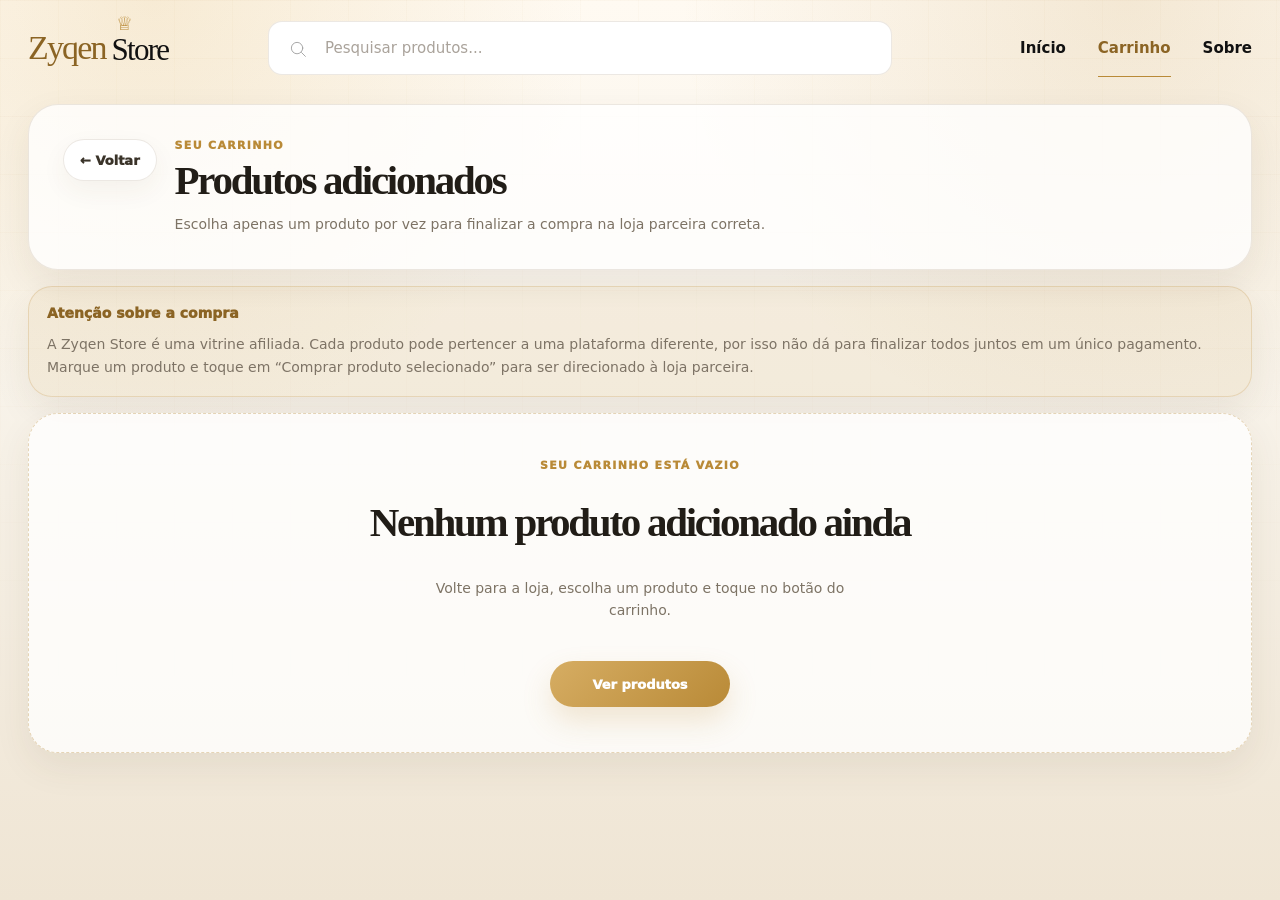
<file: carrinho.html>
<!DOCTYPE html>
<html lang="pt-br">
<head>
  <meta charset="UTF-8">

  <meta
    name="viewport"
    content="width=device-width, initial-scale=1.0, maximum-scale=1.0, minimum-scale=1.0, user-scalable=no, viewport-fit=cover"
  >

  <meta name="HandheldFriendly" content="true">
  <meta name="MobileOptimized" content="width">
  <meta name="format-detection" content="telephone=no">

  <title>Carrinho - Zyqen Store</title>

  <meta name="description" content="Veja os produtos adicionados ao carrinho na Zyqen Store.">
  <meta name="application-name" content="Zyqen Store">
  <meta name="theme-color" content="#ffffff">
  <meta name="background-color" content="#ffffff">

  <meta name="mobile-web-app-capable" content="yes">
  <meta name="apple-mobile-web-app-capable" content="yes">
  <meta name="apple-mobile-web-app-title" content="Zyqen Store">
  <meta name="apple-mobile-web-app-status-bar-style" content="default">

  <link rel="manifest" href="/zyqen-store/manifest.json?v=20">
  <link rel="apple-touch-icon" sizes="180x180" href="/zyqen-store/imagens/icons/icon12.png">
  <link rel="icon" type="image/png" sizes="192x192" href="/zyqen-store/imagens/icons/icon11.png">
  <link rel="icon" type="image/png" sizes="512x512" href="/zyqen-store/imagens/icons/icon12.png">
  <link rel="icon" href="imagens/logo/favicon.png">

  <link rel="stylesheet" href="style.css?v=79">
</head>

<body>
  <div class="site-wrapper-fixo carrinho-page-wrapper">

    <header class="zq-header carrinho-page-header">
      <a href="index.html" class="zq-logo-text" aria-label="Voltar para início">
        <span class="zq-logo-crown">♕</span>
        <span class="zq-logo-main">Zyqen</span>
        <span class="zq-logo-store">Store</span>
      </a>

      <div class="zq-search-box carrinho-page-search">
        <svg xmlns="http://www.w3.org/2000/svg" fill="none" viewBox="0 0 24 24" stroke="currentColor">
          <path stroke-linecap="round" stroke-linejoin="round" d="m21 21-4.35-4.35m1.35-5.15a6.5 6.5 0 1 1-13 0 6.5 6.5 0 0 1 13 0Z"/>
        </svg>

        <input id="carrinho-busca" type="text" placeholder="Pesquisar produtos...">
      </div>

      <nav class="zq-nav carrinho-page-nav">
        <a href="index.html">Início</a>
        <a href="carrinho.html" class="active">Carrinho</a>
        <a href="sobre.html">Sobre</a>
      </nav>
    </header>

    <main class="carrinho-page-main">

      <section class="carrinho-page-topo">
        <button type="button" id="carrinho-voltar" class="carrinho-page-voltar">
          ← Voltar
        </button>

        <div>
          <span>Seu carrinho</span>
          <h1>Produtos adicionados</h1>
          <p>
            Escolha apenas um produto por vez para finalizar a compra na loja parceira correta.
          </p>
        </div>
      </section>

      <section class="carrinho-aviso-afiliado">
        <strong>Atenção sobre a compra</strong>
        <p>
          A Zyqen Store é uma vitrine afiliada. Cada produto pode pertencer a uma plataforma diferente,
          por isso não dá para finalizar todos juntos em um único pagamento. Marque um produto e toque em
          “Comprar produto selecionado” para ser direcionado à loja parceira.
        </p>
      </section>

      <section id="carrinho-vazio" class="carrinho-vazio" hidden>
        <span>Seu carrinho está vazio</span>
        <h2>Nenhum produto adicionado ainda</h2>
        <p>Volte para a loja, escolha um produto e toque no botão do carrinho.</p>
        <a href="index.html">Ver produtos</a>
      </section>

      <section id="carrinho-conteudo" class="carrinho-conteudo" hidden>

        <div class="carrinho-lista-box">
          <div class="carrinho-lista-head">
            <div>
              <span>Lista</span>
              <h2>Itens do carrinho</h2>
            </div>

            <button type="button" id="carrinho-limpar">
              Limpar carrinho
            </button>
          </div>

          <div id="carrinho-lista" class="carrinho-lista"></div>
        </div>

        <aside class="carrinho-resumo">
          <span>Resumo</span>

          <h2 id="carrinho-total-itens">0 itens</h2>

          <div class="carrinho-resumo-linha">
            <small>Total calculável do carrinho</small>
            <strong id="carrinho-total-geral">R$ 0,00</strong>
          </div>

          <div class="carrinho-resumo-linha carrinho-resumo-destaque">
            <small>Produto selecionado</small>
            <strong id="carrinho-total-selecionado">Selecione um produto</strong>
          </div>

          <p>
            O valor final, frete, cupom e pagamento são confirmados diretamente na plataforma parceira.
          </p>

          <button type="button" id="carrinho-comprar-selecionado">
            Comprar produto selecionado
          </button>

          <a href="index.html" class="carrinho-continuar">
            Continuar comprando
          </a>
        </aside>

      </section>

    </main>
  </div>

<script id="zyqen-bloquear-zoom-carrinho">
  (() => {
    let ultimoToque = 0;

    function bloquearZoomTeclado(event) {
      const tecla = String(event.key || "").toLowerCase();

      const atalhoZoom =
        (event.ctrlKey || event.metaKey) &&
        (
          tecla === "+" ||
          tecla === "-" ||
          tecla === "=" ||
          tecla === "0" ||
          tecla === "_" ||
          tecla === "add" ||
          tecla === "subtract"
        );

      if (atalhoZoom) {
        event.preventDefault();
        event.stopPropagation();
      }
    }

    function bloquearZoomMouse(event) {
      if (event.ctrlKey || event.metaKey) {
        event.preventDefault();
        event.stopPropagation();
      }
    }

    function bloquearPinchMobile(event) {
      if (event.touches && event.touches.length > 1) {
        event.preventDefault();
        event.stopPropagation();
      }
    }

    function bloquearDoubleTap(event) {
      const agora = Date.now();

      if (agora - ultimoToque <= 320) {
        event.preventDefault();
        event.stopPropagation();
      }

      ultimoToque = agora;
    }

    function bloquearGestureIOS(event) {
      event.preventDefault();
      event.stopPropagation();
    }

    document.addEventListener("keydown", bloquearZoomTeclado, {
      capture: true
    });

    window.addEventListener("wheel", bloquearZoomMouse, {
      passive: false,
      capture: true
    });

    document.addEventListener("touchmove", bloquearPinchMobile, {
      passive: false,
      capture: true
    });

    document.addEventListener("touchend", bloquearDoubleTap, {
      passive: false,
      capture: true
    });

    document.addEventListener("dblclick", bloquearGestureIOS, {
      passive: false,
      capture: true
    });

    document.addEventListener("gesturestart", bloquearGestureIOS, {
      passive: false
    });

    document.addEventListener("gesturechange", bloquearGestureIOS, {
      passive: false
    });

    document.addEventListener("gestureend", bloquearGestureIOS, {
      passive: false
    });
  })();
</script>

<script src="carrinho.js?v=1"></script>

</body>
</html>
</file>
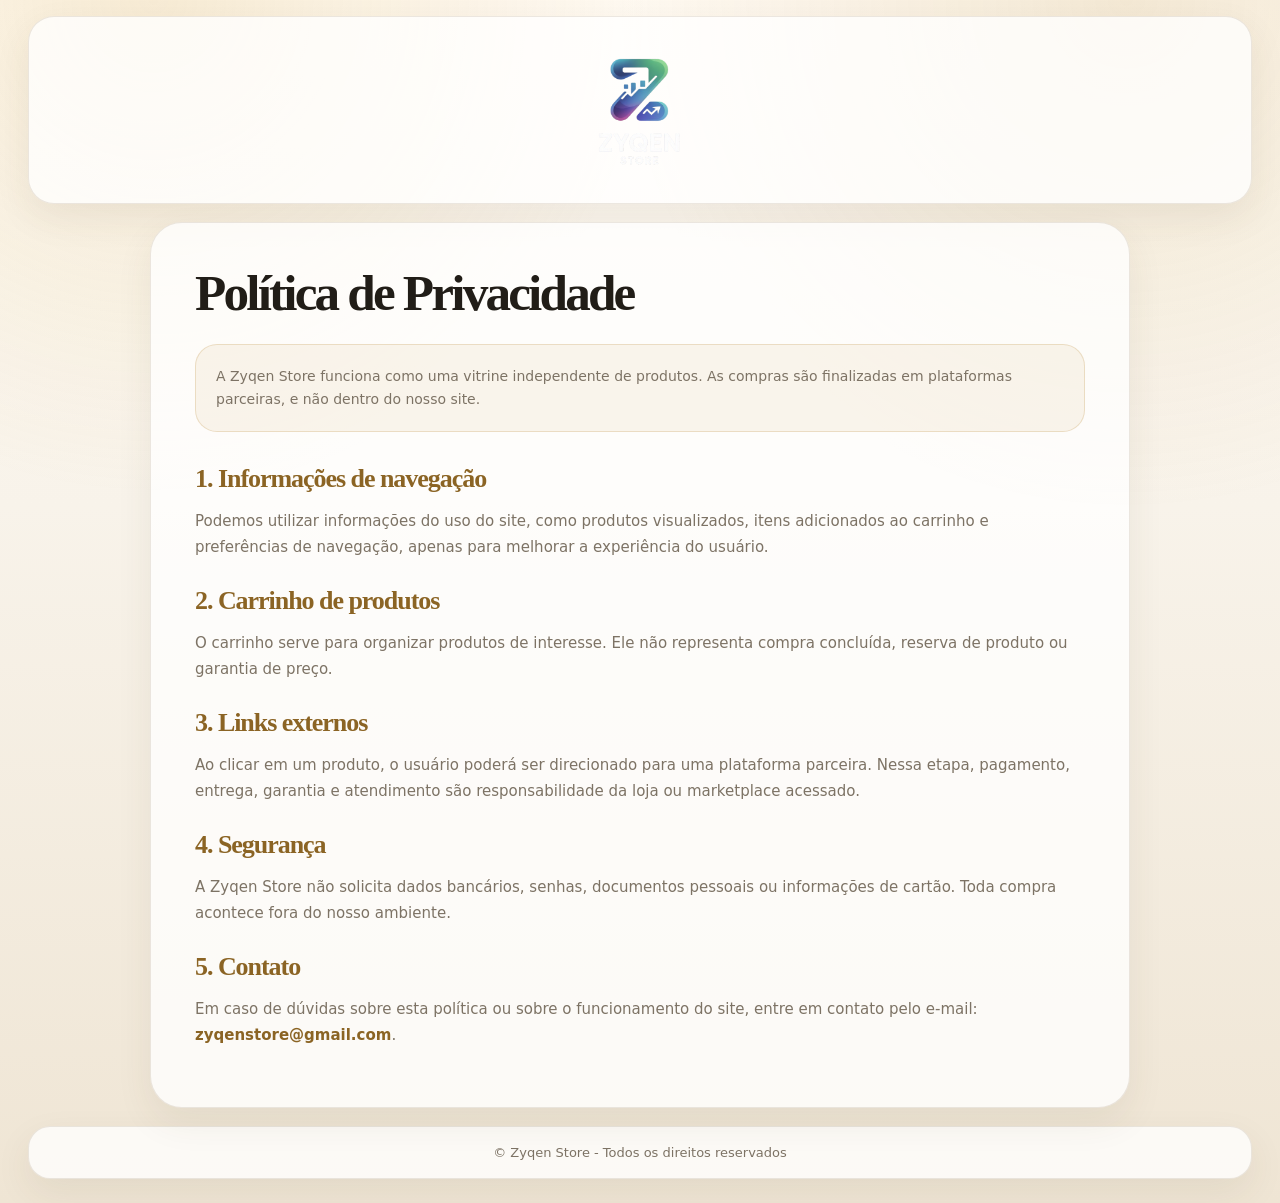
<file: politica.html>
<!DOCTYPE html>
<html lang="pt-br">
<head>
  <meta charset="UTF-8">

  <meta name="viewport" content="width=device-width, initial-scale=1.0">

  <title>Política de Privacidade - Zyqen Store</title>

  <meta
    name="description"
    content="Política de Privacidade da Zyqen Store. Entenda como funciona a navegação, o carrinho e os redirecionamentos para plataformas parceiras."
  >

  <link rel="icon" href="imagens/logo/favicon.png">
  <link rel="stylesheet" href="style.css">

  <style>
    .pagina-subtitulo {
      max-width: 780px;
      margin: -4px 0 28px;
      color: var(--muted, #7d7365);
      font-size: 16px;
      line-height: 1.7;
      font-weight: 500;
    }

    .politica-aviso {
      margin: 26px 0 32px;
      padding: 20px;
      border-radius: 22px;
      border: 1px solid rgba(185, 138, 55, 0.22);
      background: rgba(185, 138, 55, 0.08);
    }

    .politica-aviso strong {
      display: block;
      margin-bottom: 7px;
      color: var(--gold3, #8b6424);
      font-size: 13px;
      font-weight: 950;
      letter-spacing: 0.06em;
      text-transform: uppercase;
    }

    .politica-aviso p {
      margin: 0;
      color: var(--muted, #7d7365);
      font-size: 14px;
      line-height: 1.65;
    }

    .pagina-texto a {
      color: var(--gold3, #8b6424);
      font-weight: 900;
      text-decoration: none;
    }

    .pagina-texto a:hover {
      text-decoration: underline;
    }

    @media (max-width: 680px) {
      .pagina-subtitulo {
        font-size: 14px;
        line-height: 1.6;
      }

      .politica-aviso {
        padding: 16px;
        border-radius: 18px;
      }

      .politica-aviso p {
        font-size: 13px;
      }
    }
  </style>
</head>

<body>

<header>
  <div class="logo-area">
    <a href="index.html" aria-label="Voltar para a Zyqen Store">
      <img src="imagens/logo/logo.png" alt="Zyqen Store">
    </a>
  </div>
</header>

<section class="pagina-texto">
  <h1>Política de Privacidade</h1>

  <div class="politica-aviso">
    <p>
      A Zyqen Store funciona como uma vitrine independente de produtos. As compras são finalizadas em plataformas parceiras, e não dentro do nosso site.
    </p>
  </div>

  <h2>1. Informações de navegação</h2>
  <p>
    Podemos utilizar informações do uso do site, como produtos visualizados, itens adicionados ao carrinho e preferências de navegação, apenas para melhorar a experiência do usuário.
  </p>

  <h2>2. Carrinho de produtos</h2>
  <p>
    O carrinho serve para organizar produtos de interesse. Ele não representa compra concluída, reserva de produto ou garantia de preço.
  </p>

  <h2>3. Links externos</h2>
  <p>
    Ao clicar em um produto, o usuário poderá ser direcionado para uma plataforma parceira. Nessa etapa, pagamento, entrega, garantia e atendimento são responsabilidade da loja ou marketplace acessado.
  </p>

  <h2>4. Segurança</h2>
  <p>
    A Zyqen Store não solicita dados bancários, senhas, documentos pessoais ou informações de cartão. Toda compra acontece fora do nosso ambiente.
  </p>

  <h2>5. Contato</h2>
  <p>
    Em caso de dúvidas sobre esta política ou sobre o funcionamento do site, entre em contato pelo e-mail:
    <a href="mailto:zyqenstore@gmail.com">zyqenstore@gmail.com</a>.
  </p>
</section>

<footer class="footer-melhorado">
  <div class="footer-box">
    <p>© Zyqen Store - Todos os direitos reservados</p>
  </div>
</footer>

</body>
</html>
</file>
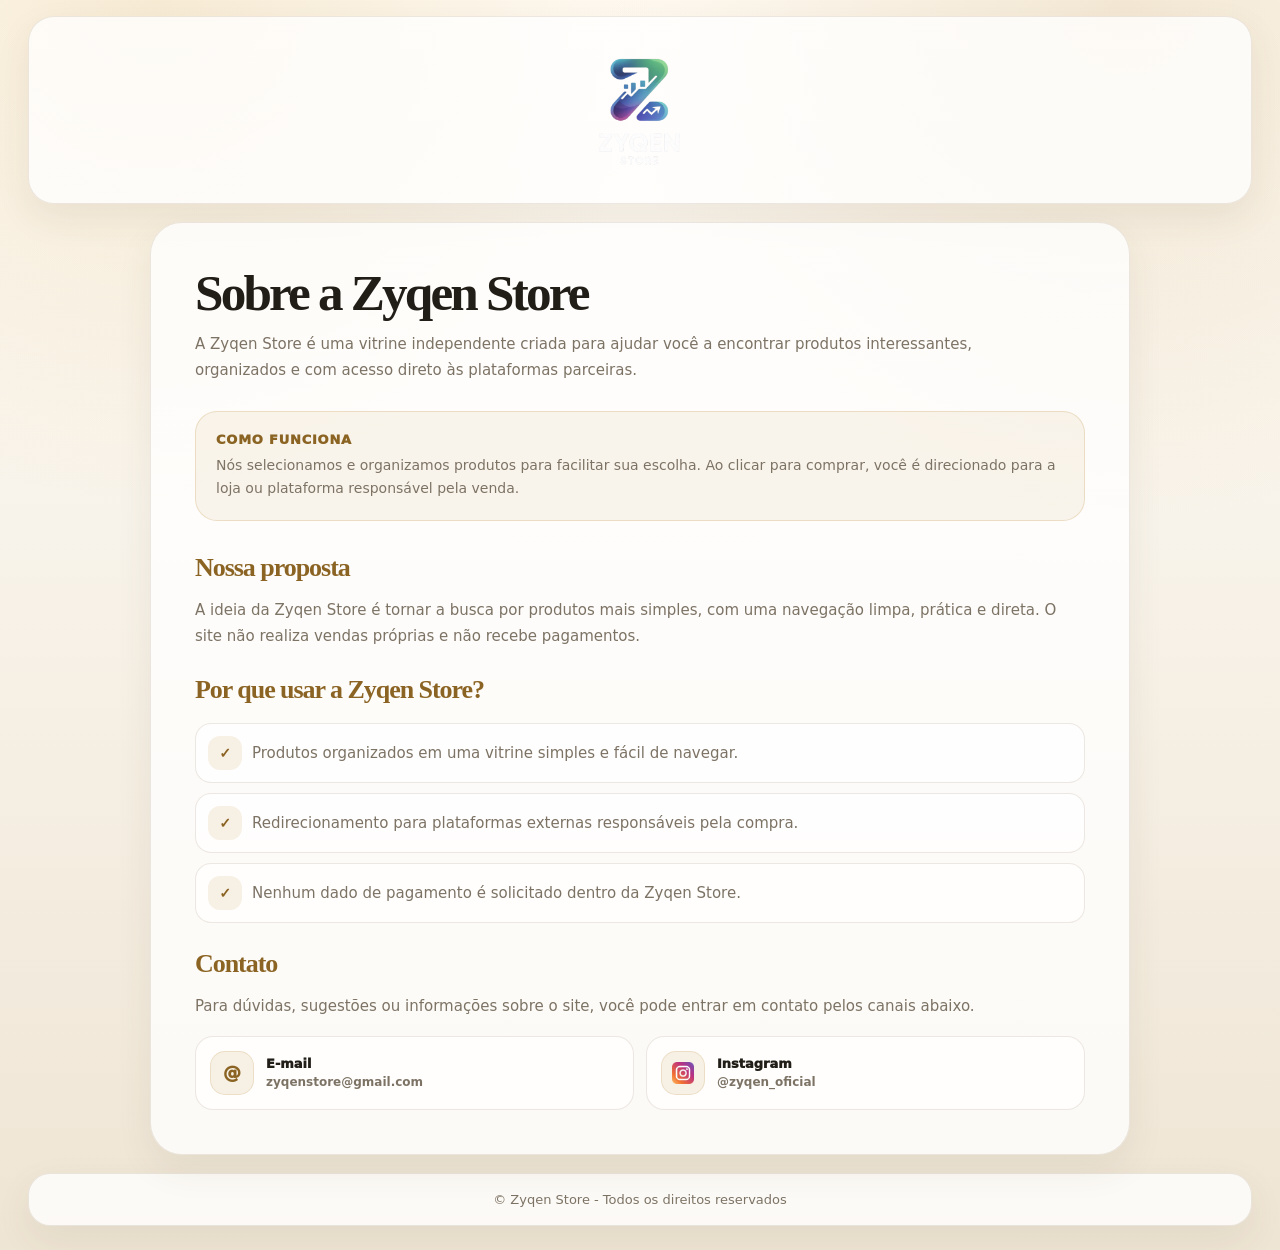
<file: sobre.html>
<!DOCTYPE html>
<html lang="pt-br">
<head>
  <meta charset="UTF-8">

  <meta
    name="viewport"
    content="width=device-width, initial-scale=1.0, maximum-scale=1.0, minimum-scale=1.0, user-scalable=no, viewport-fit=cover"
  >

  <title>Sobre - Zyqen Store</title>

  <meta
    name="description"
    content="Conheça a Zyqen Store, uma vitrine independente de produtos selecionados com redirecionamento para plataformas parceiras."
  >

  <link rel="icon" href="imagens/logo/favicon.png">
  <link rel="stylesheet" href="style.css">

  <style>
    html,
    body {
      width: 100%;
      max-width: 100%;
      min-width: 0;
      overflow-x: hidden;
      touch-action: manipulation;
      -webkit-text-size-adjust: 100%;
      text-size-adjust: 100%;
      overscroll-behavior-x: none;
    }

    *,
    *::before,
    *::after {
      box-sizing: border-box;
      -webkit-tap-highlight-color: transparent;
    }

    img,
    video,
    iframe {
      max-width: 100%;
    }

    .sobre-subtitulo {
      max-width: 780px;
      margin: -4px 0 28px;
      color: var(--muted, #7d7365);
      font-size: 16px;
      line-height: 1.7;
      font-weight: 500;
    }

    .sobre-aviso {
      margin: 26px 0 32px;
      padding: 20px;
      border-radius: 22px;
      border: 1px solid rgba(185, 138, 55, 0.22);
      background: rgba(185, 138, 55, 0.08);
    }

    .sobre-aviso strong {
      display: block;
      margin-bottom: 7px;
      color: var(--gold3, #8b6424);
      font-size: 13px;
      font-weight: 950;
      letter-spacing: 0.06em;
      text-transform: uppercase;
    }

    .sobre-aviso p {
      margin: 0;
      color: var(--muted, #7d7365);
      font-size: 14px;
      line-height: 1.65;
    }

    .sobre-lista {
      margin: 18px 0 0;
      padding: 0;
      list-style: none;
      display: grid;
      gap: 10px;
    }

    .sobre-lista li {
      display: grid;
      grid-template-columns: 34px 1fr;
      gap: 10px;
      align-items: center;
      margin: 0;
      padding: 12px;
      border-radius: 16px;
      border: 1px solid rgba(126, 103, 68, 0.15);
      background: rgba(255, 255, 255, 0.72);
      color: var(--muted, #7d7365);
      font-size: 14px;
      line-height: 1.45;
    }

    .sobre-lista span {
      width: 34px;
      height: 34px;
      display: grid;
      place-items: center;
      border-radius: 12px;
      background: rgba(185, 138, 55, 0.12);
      color: var(--gold3, #8b6424);
      font-weight: 950;
    }

    .sobre-lista p {
      margin: 0;
    }

    .sobre-contato-grid {
      margin-top: 16px;
      display: grid;
      grid-template-columns: repeat(2, minmax(0, 1fr));
      gap: 12px;
    }

    .sobre-contato-card {
      min-height: 74px;
      display: grid;
      grid-template-columns: 44px 1fr;
      align-items: center;
      gap: 12px;
      padding: 14px;
      border-radius: 18px;
      border: 1px solid rgba(126, 103, 68, 0.15);
      background: rgba(255, 255, 255, 0.76);
      color: var(--text, #211d17);
      text-decoration: none;
      transition: 0.18s ease;
    }

    .sobre-contato-card:hover {
      transform: translateY(-1px);
      border-color: rgba(185, 138, 55, 0.32);
      background: #ffffff;
    }

    .sobre-contato-icone {
      width: 44px;
      height: 44px;
      display: grid;
      place-items: center;
      border-radius: 15px;
      background: rgba(185, 138, 55, 0.12);
      border: 1px solid rgba(185, 138, 55, 0.18);
      color: var(--gold3, #8b6424);
      font-size: 18px;
      font-weight: 950;
    }

    .sobre-contato-icone img {
      width: 22px;
      height: 22px;
      object-fit: contain;
      display: block;
    }

    .sobre-contato-card strong {
      display: block;
      color: var(--text, #211d17);
      font-size: 13px;
      font-weight: 950;
    }

    .sobre-contato-card small {
      display: block;
      margin-top: 3px;
      color: var(--muted, #7d7365);
      font-size: 12px;
      line-height: 1.35;
      font-weight: 750;
      word-break: break-word;
    }

    @media (max-width: 680px) {
      .sobre-subtitulo {
        font-size: 14px;
        line-height: 1.6;
      }

      .sobre-aviso {
        padding: 16px;
        border-radius: 18px;
      }

      .sobre-aviso p {
        font-size: 13px;
      }

      .sobre-contato-grid {
        grid-template-columns: 1fr;
      }

      .sobre-lista li {
        font-size: 13px;
      }
    }
  </style>
</head>

<body>

<header>
  <div class="logo-area">
    <a href="index.html" aria-label="Voltar para a Zyqen Store">
      <img src="imagens/logo/logo.png" alt="Zyqen Store">
    </a>
  </div>
</header>

<section class="pagina-texto">
  <h1>Sobre a Zyqen Store</h1>

  <p class="sobre-subtitulo">
    A Zyqen Store é uma vitrine independente criada para ajudar você a encontrar produtos interessantes, organizados e com acesso direto às plataformas parceiras.
  </p>

  <div class="sobre-aviso">
    <strong>Como funciona</strong>
    <p>
      Nós selecionamos e organizamos produtos para facilitar sua escolha. Ao clicar para comprar, você é direcionado para a loja ou plataforma responsável pela venda.
    </p>
  </div>

  <h2>Nossa proposta</h2>
  <p>
    A ideia da Zyqen Store é tornar a busca por produtos mais simples, com uma navegação limpa, prática e direta. O site não realiza vendas próprias e não recebe pagamentos.
  </p>

  <h2>Por que usar a Zyqen Store?</h2>

  <ul class="sobre-lista">
    <li>
      <span>✓</span>
      <p>Produtos organizados em uma vitrine simples e fácil de navegar.</p>
    </li>

    <li>
      <span>✓</span>
      <p>Redirecionamento para plataformas externas responsáveis pela compra.</p>
    </li>

    <li>
      <span>✓</span>
      <p>Nenhum dado de pagamento é solicitado dentro da Zyqen Store.</p>
    </li>
  </ul>

  <h2>Contato</h2>
  <p>
    Para dúvidas, sugestões ou informações sobre o site, você pode entrar em contato pelos canais abaixo.
  </p>

  <div class="sobre-contato-grid">
    <a class="sobre-contato-card" href="mailto:zyqenstore@gmail.com">
      <span class="sobre-contato-icone">@</span>

      <span>
        <strong>E-mail</strong>
        <small>zyqenstore@gmail.com</small>
      </span>
    </a>

    <a class="sobre-contato-card" href="https://www.instagram.com/zyqen_oficial/" target="_blank" rel="noopener">
      <span class="sobre-contato-icone">
        <img src="imagens/redes/instagram.jpg" alt="Instagram">
      </span>

      <span>
        <strong>Instagram</strong>
        <small>@zyqen_oficial</small>
      </span>
    </a>
  </div>
</section>

<footer class="footer-melhorado">
  <div class="footer-box">
    <p>© Zyqen Store - Todos os direitos reservados</p>
  </div>
</footer>

<script>
  function bloquearZoomPagina() {
    const html = document.documentElement;
    const body = document.body;

    html.style.width = "100%";
    html.style.maxWidth = "100%";
    html.style.overflowX = "hidden";
    html.style.touchAction = "manipulation";

    body.style.width = "100%";
    body.style.maxWidth = "100%";
    body.style.overflowX = "hidden";
    body.style.touchAction = "manipulation";

    const impedir = event => {
      event.preventDefault();
    };

    document.addEventListener("gesturestart", impedir, { passive: false });
    document.addEventListener("gesturechange", impedir, { passive: false });
    document.addEventListener("gestureend", impedir, { passive: false });

    document.addEventListener(
      "touchmove",
      event => {
        if (event.touches && event.touches.length > 1) {
          event.preventDefault();
        }
      },
      { passive: false }
    );

    let ultimoToque = 0;

    document.addEventListener(
      "touchend",
      event => {
        const agora = Date.now();

        if (agora - ultimoToque <= 320) {
          event.preventDefault();
        }

        ultimoToque = agora;
      },
      { passive: false }
    );

    document.addEventListener(
      "wheel",
      event => {
        if (event.ctrlKey || event.metaKey) {
          event.preventDefault();
        }
      },
      { passive: false }
    );

    document.addEventListener(
      "keydown",
      event => {
        const tecla = String(event.key || "").toLowerCase();

        const tentandoZoom =
          (event.ctrlKey || event.metaKey) &&
          (
            tecla === "+" ||
            tecla === "-" ||
            tecla === "=" ||
            tecla === "0" ||
            tecla === "add" ||
            tecla === "subtract"
          );

        if (tentandoZoom) {
          event.preventDefault();
          event.stopPropagation();
        }
      },
      { passive: false }
    );

    document.addEventListener(
      "dblclick",
      event => {
        event.preventDefault();
      },
      { passive: false }
    );
  }

  bloquearZoomPagina();
</script>

</body>
</html>
</file>
<file: style.css>
*,
*::before,
*::after {
  box-sizing: border-box;
  -webkit-tap-highlight-color: transparent;
}

:root {
  --bg: #f8f3ea;
  --bg2: #fffaf2;
  --bg3: #efe5d4;

  --card: #ffffff;
  --card2: rgba(255, 255, 255, 0.82);
  --card3: #fbf6ed;

  --text: #211d17;
  --text2: #3a3329;
  --muted: #7d7365;
  --muted2: #9c907f;

  --line: rgba(126, 103, 68, 0.15);
  --line2: rgba(185, 138, 55, 0.26);

  --gold: #b98a37;
  --gold2: #d6ad63;
  --gold3: #8b6424;
  --gold-soft: rgba(185, 138, 55, 0.12);

  --green: #2f8f55;
  --green2: #237345;
  --green-soft: rgba(47, 143, 85, 0.12);

  --red: #c8463a;
  --red-soft: rgba(200, 70, 58, 0.11);

  --blue: #4267b2;
  --blue-soft: rgba(66, 103, 178, 0.11);

  --site-max: 1560px;
  --site-padding: clamp(12px, 2.2vw, 34px);

  --radius-sm: 12px;
  --radius: 18px;
  --radius-lg: 28px;

  --shadow: 0 26px 80px rgba(82, 61, 32, 0.12);
  --shadow-soft: 0 14px 36px rgba(82, 61, 32, 0.08);

  --font-title: Georgia, "Times New Roman", serif;
  --font: Inter, ui-sans-serif, system-ui, -apple-system, BlinkMacSystemFont, "Segoe UI", Arial, sans-serif;
}


html,
body {
  width: 100%;
  min-width: 320px;
  max-width: 100%;
  margin: 0;
  padding: 0;
  overflow-x: hidden !important;
  background: var(--bg);
  color: var(--text);
  font-family: var(--font);
  -webkit-text-size-adjust: 100%;
  text-size-adjust: 100%;
  overscroll-behavior-x: none;
}

body {
  min-height: 100dvh;
  background:
    radial-gradient(circle at 12% 0%, rgba(216, 175, 94, 0.20), transparent 30%),
    radial-gradient(circle at 88% 0%, rgba(185, 138, 55, 0.16), transparent 31%),
    linear-gradient(180deg, #fffaf2 0%, #f8f3ea 42%, #efe5d4 100%);
}

body.popup-aberto {
  overflow: hidden !important;
  height: 100dvh !important;
}

img,
video,
iframe,
canvas,
svg {
  max-width: 100%;
}

img {
  display: block;
}

a {
  color: inherit;
  text-decoration: none;
}

button,
input,
textarea,
select {
  font: inherit;
}

button,
a,
input,
select,
textarea {
  touch-action: manipulation;
}

button {
  cursor: pointer;
}

button:disabled {
  opacity: 0.45;
  cursor: not-allowed;
}

.site-wrapper-fixo {
  width: 100%;
  max-width: 100%;
  min-height: 100dvh;
  overflow-x: hidden;
  position: relative;
  padding-bottom: 24px;
}

.site-wrapper-fixo::before {
  content: "";
  position: fixed;
  inset: 0;
  pointer-events: none;
  background:
    linear-gradient(rgba(185, 138, 55, 0.035) 1px, transparent 1px),
    linear-gradient(90deg, rgba(185, 138, 55, 0.025) 1px, transparent 1px);
  background-size: 58px 58px;
  mask-image: linear-gradient(to bottom, black, transparent 82%);
  z-index: 0;
}

.zq-header,
.zq-hero-area,
.zq-category-bar,
.categorias-container,
main#produtos,
.zq-top-categories,
.zq-hero-section,
.zq-category-section,
.zq-trust-row,
.zq-main-layout,
.zq-bottom-strip,
.zq-footer,
.pagina-texto {
  width: min(var(--site-max), calc(100% - var(--site-padding) * 2));
  margin-left: auto;
  margin-right: auto;
  position: relative;
  z-index: 1;
}


.zq-header {
  min-height: 96px;
  display: grid;
  grid-template-columns: 250px minmax(360px, 1fr) 390px;
  align-items: center;
  gap: 28px;
}

.zq-logo-text {
  display: inline-flex;
  align-items: flex-end;
  gap: 6px;
  width: max-content;
  position: relative;
  line-height: 1;
}

.zq-logo-crown {
  position: absolute;
  top: -17px;
  left: 88px;
  color: var(--gold);
  font-size: 19px;
  line-height: 1;
}

.zq-logo-main {
  color: var(--gold3);
  font-family: var(--font-title);
  font-size: 34px;
  letter-spacing: -0.055em;
  font-weight: 500;
}

.zq-logo-store {
  color: #111111;
  font-family: var(--font-title);
  font-size: 31px;
  letter-spacing: -0.055em;
  font-weight: 500;
}

.zq-search-box {
  width: 100%;
  max-width: 640px;
  height: 54px;
  justify-self: center;
  display: grid;
  grid-template-columns: 24px 1fr;
  align-items: center;
  gap: 12px;
  padding: 0 18px;
  border: 1px solid var(--line);
  border-radius: 14px;
  background: #ffffff;
  box-shadow: inset 0 1px 0 rgba(255,255,255,0.9);
  transition: 0.2s ease;
}

.zq-search-box:focus-within {
  border-color: rgba(185, 138, 55, 0.45);
  box-shadow: 0 0 0 5px rgba(185, 138, 55, 0.10);
}

.zq-search-box svg,
.zq-search-box img {
  width: 21px;
  height: 21px;
  object-fit: contain;
  color: #767676;
  opacity: 0.72;
}

.zq-search-box input {
  width: 100%;
  min-width: 0;
  height: 52px;
  border: 0;
  outline: none;
  background: transparent;
  color: #222;
  font-size: 15px;
  font-weight: 500;
}

.zq-search-box input::placeholder {
  color: #aaa39b;
}

.zq-nav {
  display: flex;
  align-items: center;
  justify-content: flex-end;
  gap: 54px;
  height: 100%;
}

.zq-nav a,
.zq-nav button {
  position: relative;
  border: 0;
  background: transparent;
  color: #111;
  font-size: 15px;
  font-weight: 650;
  padding: 0;
}

.zq-nav a.active {
  color: var(--gold3);
}

.zq-nav a.active::after {
  content: "";
  position: absolute;
  left: 0;
  right: 0;
  bottom: -20px;
  height: 1px;
  background: var(--gold);
}

.zq-bag-btn {
  width: 34px;
  height: 38px;
  display: grid;
  place-items: center;
  color: var(--gold3);
}

.zq-bag-btn img {
  width: 25px;
  height: 25px;
  display: block;
  object-fit: contain;
  filter: brightness(0) saturate(100%)
          invert(39%) sepia(44%) saturate(656%)
          hue-rotate(5deg) brightness(92%) contrast(88%);
}


.zq-header-shell {
  min-height: 82px;
  display: grid;
  grid-template-columns: 190px minmax(280px, 1fr) auto;
  align-items: center;
  gap: 16px;
  padding: 14px;
}

.zq-logo {
  display: inline-flex;
  align-items: center;
  min-width: 0;
}

.zq-logo img {
  width: 150px;
  max-height: 58px;
  object-fit: contain;
  filter: drop-shadow(0 14px 28px rgba(185, 138, 55, 0.16));
}

.zq-header-actions {
  display: flex;
  align-items: center;
  justify-content: flex-end;
  gap: 10px;
  white-space: nowrap;
}

.zq-header-action {
  min-height: 52px;
  display: grid;
  grid-template-columns: 38px 1fr;
  align-items: center;
  gap: 10px;
  padding: 7px 14px 7px 8px;
  border-radius: 18px;
  border: 1px solid var(--line);
  background: rgba(255, 255, 255, 0.74);
  box-shadow: 0 10px 24px rgba(82, 61, 32, 0.05);
  transition: 0.2s ease;
}

.zq-header-action:hover {
  transform: translateY(-1px);
  border-color: var(--line2);
  background: #fff;
}

.zq-header-action-icon {
  width: 38px;
  height: 38px;
  display: grid;
  place-items: center;
  border-radius: 14px;
  background: var(--gold-soft);
  border: 1px solid rgba(185, 138, 55, 0.18);
}

.zq-header-action-icon img {
  width: 19px;
  height: 19px;
  object-fit: contain;
  filter: sepia(60%) saturate(330%) hue-rotate(355deg) brightness(0.75);
}

.zq-header-action small {
  display: block;
  color: var(--muted);
  font-size: 11px;
  font-weight: 800;
}

.zq-header-action strong {
  display: block;
  margin-top: 1px;
  color: var(--text);
  font-size: 13px;
  font-weight: 950;
}


.zq-hero-area {
  margin-top: 0;
}

.zq-hero-card {
  position: relative;
  min-height: 348px;
  overflow: hidden;
  border-radius: 14px;
  background:
    linear-gradient(90deg, rgba(250, 247, 239, 0.98) 0%, rgba(250, 247, 239, 0.94) 36%, rgba(250, 247, 239, 0.35) 57%, rgba(250, 247, 239, 0.10) 100%),
    radial-gradient(circle at 74% 46%, rgba(185, 135, 50, 0.15), transparent 26%),
    linear-gradient(135deg, #f9f6ee, #eee5d8);
  border: 1px solid #eee7dc;
  box-shadow: var(--shadow-soft);
}

.zq-hero-card::before {
  content: "";
  position: absolute;
  inset: 0;
  background:
    radial-gradient(circle at 94% 4%, rgba(76, 112, 52, 0.12), transparent 13%),
    radial-gradient(circle at 18% 12%, rgba(255, 255, 255, 0.78), transparent 18%),
    linear-gradient(100deg, rgba(255,255,255,0.38), transparent 42%);
  pointer-events: none;
}

.zq-hero-copy {
  position: relative;
  z-index: 3;
  width: 48%;
  padding: 88px 0 0 120px;
}

.zq-hero-copy h1 {
  margin: 0;
  max-width: 650px;
  color: #111;
  font-family: var(--font-title);
  font-size: clamp(39px, 3.9vw, 55px);
  line-height: 1.05;
  letter-spacing: -0.058em;
  font-weight: 600;
}

.zq-hero-copy p {
  margin: 22px 0 0;
  color: #55514c;
  font-size: 19px;
  line-height: 1.45;
  font-weight: 450;
}

.zq-hero-line {
  display: flex;
  align-items: center;
  gap: 10px;
  margin-top: 34px;
}

.zq-hero-line span:first-child {
  width: 76px;
  height: 3px;
  border-radius: 999px;
  background: var(--gold);
}

.zq-hero-line span:last-child {
  width: 8px;
  height: 3px;
  border-radius: 999px;
  background: var(--gold);
}

.zq-hero-visual {
  position: absolute;
  z-index: 2;
  right: 0;
  top: 0;
  bottom: 0;
  width: 56%;
  overflow: hidden;
}

.zq-product-scene {
  position: absolute;
  right: 32px;
  bottom: 0;
  width: 790px;
  height: 330px;
}

.zq-pedestal {
  position: absolute;
  left: 170px;
  bottom: 0;
  width: 330px;
  height: 78px;
  border-radius: 50% 50% 0 0;
  background: linear-gradient(180deg, #f6f0e5, #e0d2bd);
  box-shadow: 0 -16px 40px rgba(99, 75, 44, 0.12);
}

.zq-headphone-band {
  position: absolute;
  left: 220px;
  top: 18px;
  width: 210px;
  height: 190px;
  border: 28px solid #e7dfd1;
  border-bottom: 0;
  border-radius: 120px 120px 0 0;
  box-shadow: inset 0 10px 18px rgba(255,255,255,0.55), 0 12px 25px rgba(70, 56, 37,0.12);
}

.zq-headphone-left,
.zq-headphone-right {
  position: absolute;
  top: 134px;
  width: 74px;
  height: 108px;
  border-radius: 38px;
  background: linear-gradient(135deg, #f4eee3, #cfc0aa);
  box-shadow: 0 18px 26px rgba(68, 54, 37, 0.16);
}

.zq-headphone-left {
  left: 208px;
  transform: rotate(-7deg);
}

.zq-headphone-right {
  left: 380px;
  transform: rotate(8deg);
}

.zq-headphone-cup {
  position: absolute;
  inset: 12px;
  border-radius: 30px;
  background: linear-gradient(135deg, #c9b79e, #f9f4ec);
  border: 1px solid rgba(145, 118, 81, 0.18);
}

.zq-watch {
  position: absolute;
  left: 470px;
  top: 143px;
  width: 78px;
  height: 92px;
  border-radius: 24px;
  background: #ded4c4;
  transform: rotate(-4deg);
  box-shadow: 0 18px 26px rgba(68, 54, 37, 0.16);
}

.zq-watch::before {
  content: "";
  position: absolute;
  left: 15px;
  right: 15px;
  top: -48px;
  height: 52px;
  border-radius: 22px 22px 0 0;
  background: #d8cbbc;
}

.zq-watch::after {
  content: "";
  position: absolute;
  left: 15px;
  right: 15px;
  bottom: -48px;
  height: 52px;
  border-radius: 0 0 22px 22px;
  background: #d8cbbc;
}

.zq-watch-face {
  position: absolute;
  z-index: 2;
  inset: 8px;
  border-radius: 18px;
  background: #161616;
  border: 2px solid #b99559;
}

.zq-watch-face::before {
  content: "";
  position: absolute;
  left: 36px;
  top: 20px;
  width: 2px;
  height: 26px;
  background: #d9b267;
  transform: rotate(42deg);
  transform-origin: bottom;
}

.zq-watch-face::after {
  content: "";
  position: absolute;
  left: 36px;
  top: 24px;
  width: 2px;
  height: 20px;
  background: #fff2c9;
  transform: rotate(-52deg);
  transform-origin: bottom;
}

.zq-vase {
  position: absolute;
  right: 16px;
  bottom: 0;
  width: 150px;
  height: 210px;
  border-radius: 70px 70px 42px 42px;
  background:
    repeating-linear-gradient(90deg, rgba(125, 96, 56, 0.10) 0 4px, rgba(255,255,255,0.18) 4px 9px),
    linear-gradient(135deg, #f1e4cf, #c8aa7d);
  box-shadow: 0 24px 35px rgba(70, 50, 25, 0.16);
}

.zq-vase::before {
  content: "";
  position: absolute;
  left: 38px;
  top: -22px;
  width: 74px;
  height: 42px;
  border-radius: 50%;
  background: #eadbc4;
}

.zq-leaf {
  position: absolute;
  z-index: 1;
  right: 106px;
  top: 10px;
  width: 48px;
  height: 22px;
  border-radius: 50% 0 50% 0;
  background: rgba(62, 94, 38, 0.48);
  transform: rotate(-24deg);
  filter: blur(0.2px);
}

.zq-leaf.two {
  right: 65px;
  top: 52px;
  transform: rotate(28deg);
  opacity: 0.75;
}

.zq-leaf.three {
  right: 168px;
  top: 76px;
  transform: rotate(54deg);
  opacity: 0.55;
}


.zq-hero-section {
  margin-top: 16px;
}

.zq-hero-dynamic {
  min-height: 360px;
}

.zq-hero-premium {
  min-height: 360px;
  position: relative;
  display: grid;
  grid-template-columns: minmax(0, 1.05fr) minmax(340px, 0.95fr);
  gap: 20px;
  align-items: center;
  overflow: hidden;
  border-radius: 34px;
  border: 1px solid var(--line);
  background:
    radial-gradient(circle at 86% 20%, rgba(216, 175, 94, 0.26), transparent 28%),
    linear-gradient(135deg, #ffffff 0%, #fff7e8 46%, #eedfc7 100%);
  box-shadow: var(--shadow);
  padding: clamp(22px, 4vw, 54px);
}

.zq-hero-premium::before {
  content: "";
  position: absolute;
  inset: -1px;
  pointer-events: none;
  background:
    linear-gradient(120deg, transparent 0 36%, rgba(255, 255, 255, 0.48) 36% 37%, transparent 37% 100%),
    radial-gradient(circle at 12% 18%, rgba(185, 138, 55, 0.12), transparent 28%);
}

.zq-hero-copy > span {
  display: inline-flex;
  min-height: 32px;
  align-items: center;
  padding: 7px 12px;
  border-radius: 999px;
  border: 1px solid rgba(185, 138, 55, 0.22);
  background: rgba(185, 138, 55, 0.10);
  color: var(--gold3);
  font-size: 12px;
  font-weight: 950;
  letter-spacing: 0.08em;
  text-transform: uppercase;
}

.zq-hero-btn {
  min-height: 48px;
  margin-top: 24px;
  display: inline-flex;
  align-items: center;
  justify-content: center;
  gap: 9px;
  padding: 13px 24px;
  border: 0;
  border-radius: 999px;
  background: linear-gradient(135deg, var(--gold2), var(--gold));
  color: #fff;
  font-size: 14px;
  font-weight: 950;
  box-shadow: 0 16px 34px rgba(185, 138, 55, 0.24);
  transition: 0.2s ease;
}

.zq-hero-btn:hover {
  transform: translateY(-2px);
}

.zq-hero-copy small {
  display: block;
  margin-top: 14px;
  color: var(--muted);
  font-size: 12px;
  font-weight: 800;
}

.zq-hero-image {
  position: relative;
  z-index: 2;
  min-height: 300px;
  display: grid;
  place-items: center;
}

.zq-hero-image > img {
  width: min(420px, 92%);
  max-height: 320px;
  object-fit: contain;
  filter: drop-shadow(0 34px 54px rgba(82, 61, 32, 0.22));
}

.zq-hero-placeholder {
  overflow: hidden;
}

.zq-hero-orbit {
  position: absolute;
  border-radius: 50%;
  border: 1px solid rgba(185, 138, 55, 0.18);
  background: rgba(255, 255, 255, 0.34);
}

.zq-hero-orbit-1 {
  width: 290px;
  height: 290px;
}

.zq-hero-orbit-2 {
  width: 410px;
  height: 410px;
  opacity: 0.55;
}

.zq-hero-product-card {
  position: relative;
  z-index: 3;
  width: min(330px, 92%);
  min-height: 230px;
  display: grid;
  place-items: center;
  text-align: center;
  padding: 28px;
  border-radius: 34px;
  border: 1px solid rgba(185, 138, 55, 0.18);
  background: rgba(255, 255, 255, 0.72);
  box-shadow: 0 24px 60px rgba(82, 61, 32, 0.14);
  backdrop-filter: blur(14px);
}

.zq-hero-product-card img {
  width: 140px;
  object-fit: contain;
}

.zq-hero-product-card span {
  margin-top: 14px;
  color: var(--muted);
  font-size: 12px;
  font-weight: 900;
}

.zq-hero-product-card strong {
  color: var(--gold3);
  font-family: var(--font-title);
  font-size: 26px;
  letter-spacing: -0.045em;
}

.zq-hero-dots {
  position: absolute;
  left: 50%;
  bottom: 18px;
  z-index: 5;
  transform: translateX(-50%);
  display: flex;
  gap: 8px;
}

.zq-hero-dots i {
  width: 8px;
  height: 8px;
  border-radius: 999px;
  background: rgba(185, 138, 55, 0.25);
}

.zq-hero-dots i.ativo {
  width: 24px;
  background: var(--gold);
}


.zq-category-bar {
  margin-top: 18px;
  min-height: 116px;
  display: grid;
  grid-template-columns: repeat(6, minmax(0, 1fr));
  overflow: hidden;
  border: 1px solid var(--line);
  border-radius: 13px;
  background: #ffffff;
  box-shadow: var(--shadow-soft);
}

.zq-category-item-ref {
  min-width: 0;
  display: grid;
  grid-template-columns: 58px 1fr;
  align-items: center;
  gap: 18px;
  padding: 20px 28px;
  border: 0;
  border-right: 1px solid var(--line);
  background: transparent;
  text-align: left;
  color: var(--text);
  transition: 0.18s ease;
}

.zq-category-item-ref:last-child {
  border-right: 0;
}

.zq-category-item-ref:hover {
  background: #fffaf2;
}

.zq-category-icon-ref {
  width: 54px;
  height: 54px;
  display: grid;
  place-items: center;
  color: var(--gold);
}

.zq-category-icon-ref svg {
  width: 40px;
  height: 40px;
  stroke-width: 1.55;
}

.zq-category-item-ref strong {
  display: block;
  color: #222;
  font-size: 15px;
  font-weight: 600;
  margin-bottom: 6px;
  line-height: 1.2;
}

.zq-category-item-ref small {
  display: block;
  color: var(--gold3);
  font-size: 13px;
  font-weight: 500;
}


.zq-top-categories {
  margin-top: 12px;
  display: flex;
  align-items: center;
  gap: 10px;
  overflow-x: auto;
  scrollbar-width: none;
  padding-bottom: 2px;
}

.zq-top-categories::-webkit-scrollbar {
  display: none;
}

.zq-top-category {
  min-height: 44px;
  display: inline-flex;
  align-items: center;
  justify-content: center;
  gap: 9px;
  padding: 9px 16px;
  border-radius: 999px;
  border: 1px solid var(--line);
  background: rgba(255, 255, 255, 0.76);
  color: var(--text2);
  box-shadow: 0 10px 24px rgba(82, 61, 32, 0.05);
  font-size: 13px;
  font-weight: 900;
  white-space: nowrap;
  transition: 0.2s ease;
}

.zq-top-category:hover,
.zq-top-category.active,
.zq-top-category.ativo {
  color: #fff;
  border-color: transparent;
  background: linear-gradient(135deg, var(--gold2), var(--gold));
  box-shadow: 0 14px 32px rgba(185, 138, 55, 0.20);
}

.zq-top-category span {
  width: 23px;
  height: 23px;
  display: grid;
  place-items: center;
  border-radius: 50%;
  background: rgba(185, 138, 55, 0.10);
}

.zq-top-category img {
  width: 14px;
  height: 14px;
  object-fit: contain;
}

.zq-top-category:hover img,
.zq-top-category.active img,
.zq-top-category.ativo img {
  filter: brightness(0) invert(1);
}

.zq-category-section {
  margin-top: 18px;
}

.zq-section-head {
  display: flex;
  align-items: flex-end;
  justify-content: space-between;
  gap: 16px;
  margin-bottom: 14px;
}

.zq-kicker {
  display: block;
  margin-bottom: 7px;
  color: var(--gold);
  font-size: 11px;
  font-weight: 950;
  letter-spacing: 0.12em;
  text-transform: uppercase;
}

.zq-section-head h2,
.zq-products-toolbar h2,
.zq-products-head h2 {
  margin: 0;
  color: var(--text);
  font-family: var(--font-title);
  font-size: clamp(25px, 2.2vw, 38px);
  line-height: 1;
  letter-spacing: -0.055em;
}

.zq-section-head a {
  color: var(--gold3);
  font-size: 13px;
  font-weight: 950;
}

.zq-category-strip {
  display: grid;
  grid-template-columns: repeat(4, minmax(0, 1fr));
  gap: 14px;
}

.zq-category-item {
  min-height: 94px;
  display: grid;
  grid-template-columns: 54px 1fr;
  gap: 14px;
  align-items: center;
  text-align: left;
  padding: 16px;
  border-radius: 24px;
  border: 1px solid var(--line);
  background: rgba(255, 255, 255, 0.78);
  box-shadow: var(--shadow-soft);
  transition: 0.2s ease;
}

.zq-category-item:hover {
  transform: translateY(-2px);
  border-color: var(--line2);
  background: #fff;
}

.zq-category-icon {
  width: 54px;
  height: 54px;
  display: grid;
  place-items: center;
  border-radius: 18px;
  border: 1px solid rgba(185, 138, 55, 0.18);
  background: rgba(185, 138, 55, 0.10);
}

.zq-category-icon img {
  width: 25px;
  height: 25px;
  object-fit: contain;
  filter: sepia(65%) saturate(310%) hue-rotate(355deg) brightness(0.76);
}

.zq-category-item strong {
  display: block;
  color: var(--text);
  font-size: 15px;
  font-weight: 950;
}

.zq-category-item small {
  display: block;
  margin-top: 4px;
  color: var(--muted);
  font-size: 12px;
  font-weight: 800;
}


.zq-trust-row {
  margin-top: 18px;
  display: grid;
  grid-template-columns: repeat(4, minmax(0, 1fr));
  border-radius: 26px;
  overflow: hidden;
  border: 1px solid var(--line);
  background: rgba(255, 255, 255, 0.78);
  box-shadow: var(--shadow-soft);
}

.zq-trust-item {
  min-height: 86px;
  display: grid;
  grid-template-columns: 46px 1fr;
  gap: 13px;
  align-items: center;
  padding: 16px;
  border-right: 1px solid var(--line);
}

.zq-trust-item:last-child {
  border-right: 0;
}

.zq-trust-item > span {
  width: 46px;
  height: 46px;
  display: grid;
  place-items: center;
  border-radius: 17px;
  background: var(--gold-soft);
  border: 1px solid rgba(185, 138, 55, 0.18);
}

.zq-trust-item img {
  width: 23px;
  height: 23px;
  object-fit: contain;
  filter: sepia(65%) saturate(310%) hue-rotate(355deg) brightness(0.76);
}

.zq-trust-item strong {
  display: block;
  color: var(--text);
  font-size: 14px;
  font-weight: 950;
  margin-bottom: 3px;
}

.zq-trust-item small {
  display: block;
  color: var(--muted);
  font-size: 12px;
  line-height: 1.35;
  font-weight: 750;
}

.zq-main-layout {
  margin-top: 18px;
  display: grid;
  grid-template-columns: 258px minmax(0, 1fr);
  gap: 18px;
  align-items: start;
}

.zq-sidebar {
  position: sticky;
  top: 112px;
  display: grid;
  gap: 14px;
}

.zq-sidebar-card {
  overflow: hidden;
  border-radius: 24px;
  border: 1px solid var(--line);
  background: rgba(255, 255, 255, 0.78);
  box-shadow: var(--shadow-soft);
}

.zq-sidebar-title {
  display: flex;
  align-items: flex-end;
  justify-content: space-between;
  gap: 10px;
  padding: 16px 16px 10px;
}

.zq-sidebar-title span {
  color: var(--text);
  font-family: var(--font-title);
  font-size: 22px;
  font-weight: 900;
  letter-spacing: -0.045em;
}

.zq-sidebar-title small {
  color: var(--muted);
  font-size: 11px;
  font-weight: 900;
}

.zq-side-list {
  display: grid;
  gap: 5px;
  padding: 0 10px 12px;
}

.zq-side-link {
  width: 100%;
  min-height: 42px;
  display: grid;
  grid-template-columns: 30px 1fr;
  gap: 10px;
  align-items: center;
  border: 0;
  text-align: left;
  padding: 8px 10px;
  border-radius: 15px;
  background: transparent;
  color: var(--text2);
  font-size: 13px;
  font-weight: 900;
  transition: 0.18s ease;
}

.zq-side-link:hover,
.zq-side-link.active,
.zq-side-link.ativo {
  color: var(--gold3);
  background: rgba(185, 138, 55, 0.10);
}

.zq-side-link span {
  width: 30px;
  height: 30px;
  display: grid;
  place-items: center;
  border-radius: 12px;
  background: rgba(185, 138, 55, 0.08);
}

.zq-side-link img {
  width: 16px;
  height: 16px;
  object-fit: contain;
  filter: sepia(65%) saturate(310%) hue-rotate(355deg) brightness(0.76);
}

.zq-side-link strong {
  font-size: 13px;
}

.zq-filter-box {
  display: grid;
  gap: 9px;
  padding: 0 12px 14px;
}

.zq-filter-btn,
.zq-clean-btn {
  width: 100%;
  min-height: 40px;
  border-radius: 14px;
  border: 1px solid var(--line);
  background: rgba(255, 255, 255, 0.74);
  color: var(--text2);
  font-size: 12px;
  font-weight: 950;
  transition: 0.18s ease;
}

.zq-filter-btn:hover,
.zq-clean-btn:hover {
  border-color: var(--line2);
  color: var(--gold3);
  background: #fff;
}

.zq-clean-btn {
  background: linear-gradient(135deg, var(--gold2), var(--gold));
  color: #fff;
  border-color: transparent;
}

.zq-clean-btn:hover {
  color: #fff;
}

.zq-affiliate-note {
  padding-bottom: 14px;
}

.zq-affiliate-note p {
  margin: 0;
  padding: 0 16px;
  color: var(--muted);
  font-size: 12px;
  line-height: 1.5;
}

.zq-store-main {
  min-width: 0;
  display: grid;
  gap: 14px;
}


.filtros {
  width: 100%;
  margin: 0;
  display: grid;
  gap: 12px;
}

.zq-products-toolbar {
  padding: 18px;
  border-radius: 26px;
  border: 1px solid var(--line);
  background: rgba(255, 255, 255, 0.78);
  box-shadow: var(--shadow-soft);
}

.zq-products-toolbar-top,
.zq-products-head {
  display: flex;
  align-items: flex-end;
  justify-content: space-between;
  gap: 14px;
}

.zq-products-toolbar p,
.zq-products-head p {
  margin: 9px 0 0;
  color: var(--muted);
  font-size: 13px;
  font-weight: 750;
}

.zq-products-tools {
  display: flex;
  align-items: center;
  gap: 10px;
}

.zq-order-select {
  min-width: 260px;
  height: 44px;
  border-radius: 15px;
  border: 1px solid var(--line);
  outline: none;
  background: #fff;
  color: var(--text);
  padding: 0 14px;
  font-size: 13px;
  font-weight: 850;
}

.zq-order-select:focus {
  border-color: rgba(185, 138, 55, 0.48);
  box-shadow: 0 0 0 4px rgba(185, 138, 55, 0.10);
}

.zq-filter-path {
  display: block;
  color: var(--muted);
  font-size: 12px;
  font-weight: 850;
}

#botoes-filtro,
.botoes-filtro,
.zq-filter-premium {
  min-height: 72px;
}

.zq-filter-premium {
  display: grid;
  gap: 14px;
  padding: 14px;
  border-radius: 22px;
  border: 1px solid var(--line);
  background:
    radial-gradient(circle at top left, rgba(185, 138, 55, 0.08), transparent 32%),
    rgba(255, 255, 255, 0.74);
}

.zq-filter-head {
  display: flex;
  align-items: center;
  justify-content: space-between;
  gap: 14px;
}

.zq-filter-head strong {
  display: block;
  color: var(--text);
  font-size: 14px;
  font-weight: 950;
}

.zq-filter-head span {
  display: block;
  margin-top: 3px;
  color: var(--muted);
  font-size: 12px;
  font-weight: 800;
}

.zq-clear-filter {
  min-height: 36px;
  padding: 8px 13px;
  border-radius: 999px;
  border: 1px solid var(--line);
  background: #fff;
  color: var(--gold3);
  font-size: 12px;
  font-weight: 950;
}

.zq-filter-quick,
.zq-filter-scroll {
  display: flex;
  align-items: center;
  gap: 8px;
  overflow-x: auto;
  scrollbar-width: none;
  padding-bottom: 2px;
}

.zq-filter-quick::-webkit-scrollbar,
.zq-filter-scroll::-webkit-scrollbar {
  display: none;
}

.zq-filter-block {
  display: grid;
  gap: 8px;
}

.zq-filter-block > strong {
  color: var(--text);
  font-size: 12px;
  font-weight: 950;
  letter-spacing: 0.05em;
  text-transform: uppercase;
}

.zq-chip {
  min-height: 36px;
  display: inline-flex;
  align-items: center;
  justify-content: center;
  gap: 7px;
  padding: 8px 12px;
  border-radius: 999px;
  border: 1px solid var(--line);
  background: #fff;
  color: var(--text2);
  font-size: 12px;
  font-weight: 950;
  white-space: nowrap;
  transition: 0.18s ease;
}

.zq-chip:hover,
.zq-chip.ativo,
.zq-chip.active {
  color: #fff;
  border-color: transparent;
  background: linear-gradient(135deg, var(--gold2), var(--gold));
  box-shadow: 0 12px 26px rgba(185, 138, 55, 0.18);
}

.zq-chip span {
  display: inline-grid;
  place-items: center;
}

.zq-chip img {
  width: 14px;
  height: 14px;
  object-fit: contain;
}

.zq-chip.ativo img,
.zq-chip.active img,
.zq-chip:hover img {
  filter: brightness(0) invert(1);
}

.categoria-loading-mini,
.categoria-loading {
  width: 100%;
  padding: 18px;
  border-radius: 18px;
  background: rgba(255, 255, 255, 0.74);
  border: 1px dashed rgba(185, 138, 55, 0.30);
  color: var(--muted);
  text-align: center;
  font-size: 13px;
  font-weight: 850;
}


main,
main#produtos {
  width: 100%;
  margin: 0 auto;
  overflow: visible !important;
}

.categorias-container {
  width: 100%;
  max-width: 100%;
  min-height: 360px;
  margin-top: 28px;
  overflow: visible !important;
}

.zq-products-section {
  padding: 18px;
  border-radius: 28px;
  border: 1px solid var(--line);
  background: rgba(255, 255, 255, 0.78);
  box-shadow: var(--shadow-soft);
}

.zq-products-section .zq-products-head {
  margin-bottom: 16px;
}

.zq-products-head span {
  display: block;
  margin-bottom: 7px;
  color: var(--gold);
  font-size: 11px;
  font-weight: 950;
  letter-spacing: 0.12em;
  text-transform: uppercase;
}

.zq-products-head button {
  min-height: 38px;
  padding: 8px 14px;
  border-radius: 999px;
  border: 1px solid var(--line);
  background: #fff;
  color: var(--gold3);
  font-size: 12px;
  font-weight: 950;
}

.produtos-grid {
  display: grid;
  grid-template-columns: repeat(auto-fill, minmax(215px, 1fr));
  gap: 16px;
}

.produto-card,
.zq-product-card,
.produto {
  min-width: 0;
}

.produto-card.zq-product-card,
.produto-card-open,
.produto-card-btn {
  width: 100%;
  min-width: 0;
  height: auto;
  display: grid;
  grid-template-rows: auto 1fr;
  text-align: left;
  padding: 0;
  overflow: hidden;
  border-radius: 24px;
  border: 1px solid var(--line);
  background: #fff;
  color: var(--text);
  box-shadow: 0 14px 34px rgba(82, 61, 32, 0.08);
  transition: 0.2s ease;
  cursor: pointer;
}

.produto-card.zq-product-card:hover,
.produto-card-open:hover,
.produto-card-btn:hover {
  transform: translateY(-3px);
  border-color: var(--line2);
  box-shadow: 0 22px 48px rgba(82, 61, 32, 0.13);
}

.produto-img-wrap,
.produto-card .produto-img-wrap {
  position: relative;
  aspect-ratio: 1 / 0.82;
  display: grid;
  place-items: center;
  overflow: hidden;
  background:
    radial-gradient(circle at center, rgba(185, 138, 55, 0.10), transparent 48%),
    #f7efe2;
}

.produto-img-wrap img,
.produto-card .produto-img-wrap img {
  width: 100%;
  height: 100%;
  object-fit: contain;
  padding: 14px;
  transition: 0.22s ease;
}

.produto-card.zq-product-card:hover .produto-img-wrap img,
.produto-card-open:hover .produto-img-wrap img,
.produto-card-btn:hover .produto-img-wrap img {
  transform: scale(1.035);
}

.produto-selo {
  position: absolute;
  left: 10px;
  top: 10px;
  z-index: 4;
  max-width: calc(100% - 54px);
  min-height: 26px;
  display: inline-flex;
  align-items: center;
  padding: 6px 10px;
  border-radius: 999px;
  background: rgba(33, 29, 23, 0.78);
  color: #fff;
  border: 1px solid rgba(255, 255, 255, 0.22);
  font-size: 10px;
  font-weight: 950;
  backdrop-filter: blur(10px);
}

.produto-fav {
  position: absolute;
  z-index: 5;
  right: 10px;
  top: 10px;
  width: 34px;
  height: 34px;
  display: grid;
  place-items: center;
  border-radius: 50%;
  border: 1px solid rgba(126, 103, 68, 0.18);
  background: rgba(255, 255, 255, 0.82);
  color: var(--gold3);
  font-size: 20px;
  font-weight: 900;
  backdrop-filter: blur(10px);
}

.produto-info,
.produto-info-card {
  padding: 13px;
  display: grid;
  gap: 8px;
}

.produto-categoria {
  color: var(--gold3);
  font-size: 11px;
  font-weight: 950;
  text-transform: uppercase;
  letter-spacing: 0.04em;
}

.produto-info h3,
.produto-info-card h3 {
  min-height: 40px;
  margin: 0;
  color: var(--text);
  font-size: 14px;
  line-height: 1.35;
  font-weight: 950;
  display: -webkit-box;
  -webkit-line-clamp: 2;
  -webkit-box-orient: vertical;
  overflow: hidden;
}

.produto-rating {
  display: flex;
  align-items: center;
  gap: 5px;
  flex-wrap: wrap;
  color: var(--gold);
  font-size: 12px;
  font-weight: 900;
}

.produto-rating small {
  color: var(--muted);
  font-weight: 800;
}

.estrelas-mini,
#popup-estrelas,
.comentario-topo span {
  display: inline-flex;
  align-items: center;
  gap: 1px;
}

.estrelas-mini img,
#popup-estrelas img,
.comentario-topo span img {
  width: 13px;
  height: 13px;
}

.produto-precos,
.produto-precos-card {
  display: grid;
  gap: 3px;
}

.preco-antigo,
.preco-antigo-card {
  color: var(--muted2);
  font-size: 12px;
  text-decoration: line-through;
}

.produto-precos strong,
.produto-precos-card strong {
  color: var(--text);
  font-size: 21px;
  letter-spacing: -0.045em;
  font-weight: 950;
}

.produto-parcelamento,
.produto-precos-card span {
  color: var(--green);
  font-size: 12px;
  line-height: 1.35;
  font-weight: 850;
}

.produto-parcelamento b,
.produto-precos-card b {
  color: var(--text);
}

.produto-destaque-texto,
.produto-urgencia {
  margin: 0;
  color: var(--green);
  font-size: 11px;
  font-weight: 950;
  line-height: 1.35;
}

.produto-ver-btn {
  min-height: 38px;
  margin-top: 4px;
  display: inline-flex;
  align-items: center;
  justify-content: center;
  border: 0;
  border-radius: 14px;
  background: linear-gradient(135deg, var(--gold2), var(--gold));
  color: #fff;
  font-size: 12px;
  font-weight: 950;
}

.produto-destaque .produto-card-open,
.produto-destaque .produto-card-btn,
.produto-destaque.produto-card.zq-product-card {
  border-color: rgba(185, 138, 55, 0.35);
  box-shadow:
    0 20px 44px rgba(82, 61, 32, 0.12),
    0 0 0 4px rgba(185, 138, 55, 0.07);
}


.paginacao {
  margin-top: 18px;
  display: flex;
  justify-content: center;
  align-items: center;
  gap: 7px;
  flex-wrap: wrap;
}

.paginacao button,
.paginacao span,
.paginacao-reticencias {
  min-width: 36px;
  height: 36px;
  display: inline-grid;
  place-items: center;
  border-radius: 13px;
  border: 1px solid var(--line);
  background: #fff;
  color: var(--text2);
  font-size: 12px;
  font-weight: 950;
}

.paginacao button.ativo,
.paginacao button.active {
  color: #fff;
  background: linear-gradient(135deg, var(--gold2), var(--gold));
  border-color: transparent;
}

.paginacao button:hover:not(:disabled) {
  border-color: var(--line2);
  color: var(--gold3);
}

.zq-empty-products {
  padding: 36px 18px;
  border: 1px dashed rgba(185, 138, 55, 0.34);
  border-radius: 28px;
  background: rgba(255, 255, 255, 0.72);
  text-align: center;
  box-shadow: var(--shadow-soft);
}

.zq-empty-products span {
  color: var(--gold);
  font-weight: 950;
  font-size: 12px;
  text-transform: uppercase;
  letter-spacing: 0.10em;
}

.zq-empty-products h2 {
  margin: 9px 0 8px;
  color: var(--text);
  font-family: var(--font-title);
  font-size: 30px;
  letter-spacing: -0.045em;
}

.zq-empty-products p {
  margin: 0 auto;
  max-width: 480px;
  color: var(--muted);
  line-height: 1.5;
}

.zq-empty-products button {
  min-height: 42px;
  margin-top: 16px;
  padding: 0 18px;
  border: 0;
  border-radius: 999px;
  background: linear-gradient(135deg, var(--gold2), var(--gold));
  color: white;
  font-weight: 950;
}


.popup-produto {
  position: fixed;
  inset: 0;
  z-index: 2200;
  display: none;
  align-items: center;
  justify-content: center;
  padding: 14px;
  background: rgba(33, 29, 23, 0.42);
  backdrop-filter: blur(12px);
}

.popup-produto.ativo {
  display: flex !important;
}

.popup-produto-backdrop {
  position: absolute;
  inset: 0;
}

.popup-produto-card {
  position: relative;
  z-index: 2;
  width: min(1060px, calc(100vw - 28px));
  height: min(860px, calc(100dvh - 28px));
  display: grid;
  grid-template-columns: minmax(320px, 0.92fr) minmax(360px, 1fr);
  overflow: hidden;
  border-radius: 34px;
  border: 1px solid rgba(255, 255, 255, 0.58);
  background: #fffaf2;
  box-shadow: 0 34px 100px rgba(33, 29, 23, 0.25);
}

.popup-fechar {
  position: absolute;
  right: 16px;
  top: 16px;
  z-index: 70;
  width: 44px;
  height: 44px;
  display: grid;
  place-items: center;
  border-radius: 50%;
  border: 1px solid var(--line);
  background: rgba(255, 255, 255, 0.92);
  color: var(--text);
  font-size: 25px;
  font-weight: 900;
  box-shadow: var(--shadow-soft);
}

.popup-galeria {
  min-width: 0;
  min-height: 0;
  height: 100%;
  padding: 22px;
  display: grid;
  grid-template-rows: minmax(0, 1fr) auto auto;
  gap: 12px;
  background:
    radial-gradient(circle at center, rgba(185, 138, 55, 0.14), transparent 46%),
    #f4eadb;
  overflow-y: auto;
}

.popup-imagem-area {
  min-height: 0;
  position: relative;
  display: grid;
  place-items: center;
  overflow: hidden;
  border-radius: 28px;
  border: 1px solid rgba(126, 103, 68, 0.14);
  background: rgba(255, 255, 255, 0.70);
}

.popup-imagem-area img,
.popup-video {
  width: 100%;
  height: 100%;
  max-height: 100%;
  object-fit: contain;
  padding: 18px;
}

.popup-video {
  background: #211d17;
}

.popup-contador-imagem {
  position: absolute;
  right: 14px;
  bottom: 14px;
  min-height: 30px;
  display: inline-flex;
  align-items: center;
  padding: 6px 10px;
  border-radius: 999px;
  background: rgba(33, 29, 23, 0.72);
  color: #fff;
  font-size: 12px;
  font-weight: 950;
  backdrop-filter: blur(10px);
}

.popup-seta {
  position: absolute;
  z-index: 5;
  top: 50%;
  width: 44px;
  height: 44px;
  transform: translateY(-50%);
  border: 1px solid rgba(126, 103, 68, 0.14);
  border-radius: 50%;
  background: rgba(255, 255, 255, 0.74);
  color: var(--text);
  font-size: 30px;
  font-weight: 900;
  box-shadow: var(--shadow-soft);
}

.popup-seta-esq {
  left: 14px;
}

.popup-seta-dir {
  right: 14px;
}

.popup-thumbs {
  display: flex;
  gap: 10px;
  overflow-x: auto;
  overflow-y: hidden;
  scrollbar-width: none;
}

.popup-thumbs::-webkit-scrollbar {
  display: none;
}

.thumb-midia {
  flex: 0 0 72px;
  width: 72px;
  height: 72px;
  position: relative;
  overflow: hidden;
  border-radius: 18px;
  border: 1px solid var(--line);
  background: #fff;
}

.thumb-midia.ativo {
  border-color: var(--gold);
  box-shadow: 0 0 0 4px rgba(185, 138, 55, 0.12);
}

.thumb-midia img {
  width: 100%;
  height: 100%;
  object-fit: contain;
  padding: 7px;
}

.thumb-play {
  position: absolute;
  inset: 0;
  display: grid;
  place-items: center;
  background: rgba(33, 29, 23, 0.45);
  color: #fff;
  font-size: 22px;
}

.zq-popup-recomendados {
  width: 100%;
  margin-top: 2px;
  padding: 12px;
  border-radius: 16px;
  border: 1px solid var(--line);
  background: #ffffff;
}

.zq-popup-recomendados-top {
  display: flex;
  align-items: center;
  justify-content: space-between;
  gap: 8px;
  margin-bottom: 10px;
}

.zq-popup-recomendados-top strong {
  color: #111;
  font-family: var(--font-title);
  font-size: 18px;
  line-height: 1;
  letter-spacing: -0.035em;
}

.zq-popup-recomendados-top span {
  color: var(--gold3);
  font-size: 11px;
  font-weight: 700;
}

.zq-popup-recomendados-grid {
  display: grid;
  gap: 8px;
}

.zq-popup-recomendado-item {
  width: 100%;
  min-height: 74px;
  display: grid;
  grid-template-columns: 64px 1fr;
  align-items: center;
  gap: 10px;
  padding: 7px;
  border-radius: 13px;
  border: 1px solid var(--line);
  background: #fffdfa;
  text-align: left;
  color: #111;
  transition: 0.18s ease;
  pointer-events: auto !important;
}

.zq-popup-recomendado-item:hover {
  background: #fff8ed;
  border-color: var(--line2);
}

.zq-popup-recomendado-item img {
  width: 64px;
  height: 58px;
  object-fit: contain;
  border-radius: 10px;
  background: #f7f7f6;
}

.zq-popup-recomendado-item strong {
  display: -webkit-box;
  -webkit-line-clamp: 2;
  -webkit-box-orient: vertical;
  overflow: hidden;
  color: #1d1d1d;
  font-size: 12px;
  line-height: 1.25;
  font-weight: 600;
}

.zq-popup-recomendado-item small {
  display: block;
  margin-top: 4px;
  color: #111;
  font-size: 13px;
  font-weight: 800;
}

.zq-popup-recomendados-vazio {
  margin: 0;
  color: var(--muted);
  font-size: 12px;
  line-height: 1.45;
}

.zq-popup-voltar-produto {
  width: 100%;
  min-height: 38px;
  display: inline-flex;
  align-items: center;
  justify-content: flex-start;
  gap: 8px;
  margin: 0 0 10px;
  padding: 8px 10px;
  border-radius: 13px;
  border: 1px solid #e8e2d7;
  background: #fff8ed;
  color: #8a601f;
  text-align: left;
  cursor: pointer;
  transition: 0.18s ease;
}

.zq-popup-voltar-produto:hover {
  background: #fff3df;
  border-color: #d9c6a6;
}

.zq-popup-voltar-produto span {
  width: 24px;
  height: 24px;
  min-width: 24px;
  display: inline-grid;
  place-items: center;
  border-radius: 999px;
  background: #ffffff;
  border: 1px solid #e8e2d7;
  color: #8a601f;
  font-size: 16px;
  font-weight: 900;
  line-height: 1;
}

.zq-popup-voltar-produto strong {
  min-width: 0;
  display: block;
  overflow: hidden;
  color: #8a601f;
  font-size: 12px;
  font-weight: 850;
  line-height: 1.2;
  white-space: nowrap;
  text-overflow: ellipsis;
}

.popup-conteudo {
  min-width: 0;
  overflow-y: auto;
  padding: 30px;
  background: #fffaf2;
}

.popup-conteudo::-webkit-scrollbar {
  width: 8px;
}

.popup-conteudo::-webkit-scrollbar-thumb {
  background: rgba(185, 138, 55, 0.22);
  border-radius: 999px;
}

.popup-topline {
  display: grid;
  grid-template-columns: auto 1fr auto;
  align-items: center;
  gap: 14px;
  padding-right: 52px;
}

.popup-categoria,
#popup-categoria {
  display: inline-flex;
  min-height: 30px;
  align-items: center;
  padding: 7px 11px;
  border-radius: 999px;
  border: 1px solid rgba(185, 138, 55, 0.22);
  background: rgba(185, 138, 55, 0.10);
  color: var(--gold3);
  font-size: 11px;
  font-weight: 950;
  letter-spacing: 0.06em;
  text-transform: uppercase;
}

.popup-share {
  grid-column: 3;
  justify-self: end;
  min-height: 34px;
  display: inline-flex;
  align-items: center;
  justify-content: center;
  padding: 7px 12px;
  border-radius: 999px;
  border: 1px solid var(--line);
  background: #fff;
  color: var(--text2);
  font-size: 12px;
  font-weight: 950;
}

#popup-nome {
  margin: 16px 0 0;
  color: var(--text);
  font-family: var(--font-title);
  font-size: clamp(28px, 3vw, 46px);
  line-height: 1;
  letter-spacing: -0.055em;
}

.popup-rating {
  margin-top: 13px;
  display: flex;
  align-items: center;
  gap: 8px;
  flex-wrap: wrap;
  color: var(--gold3);
  font-size: 13px;
  font-weight: 900;
}

#popup-avaliacao-total {
  color: var(--muted);
  font-weight: 750;
}

.popup-precos {
  margin-top: 18px;
  display: grid;
  gap: 6px;
}

.popup-preco-antigo,
#popup-preco-antigo {
  color: var(--muted2);
  font-size: 14px;
  text-decoration: line-through;
}

#popup-preco {
  color: var(--text);
  font-size: clamp(32px, 3vw, 48px);
  line-height: 1;
  letter-spacing: -0.055em;
  font-weight: 950;
}

.popup-parcelamento,
#popup-parcelamento {
  width: max-content;
  max-width: 100%;
  min-height: 30px;
  display: inline-flex;
  align-items: center;
  border-radius: 999px;
  padding: 7px 11px;
  background: var(--green-soft);
  color: var(--green);
  font-size: 13px;
  line-height: 1.3;
  font-weight: 900;
}

.popup-parcelamento b,
#popup-parcelamento b {
  color: var(--text);
  margin-left: 3px;
}


.popup-faixa-parceiro,
#popup-faixa-parceiro {
  width: max-content !important;
  max-width: 100% !important;
  min-height: 28px !important;
  display: none;
  align-items: center !important;
  justify-content: center !important;
  gap: 7px !important;
  margin-top: 4px !important;
  padding: 6px 12px !important;
  border-radius: 999px !important;
  border: 1px solid rgba(185, 138, 55, 0.22) !important;
  background: rgba(47, 143, 85, 0.12);
  color: var(--green);
  font-size: 11px !important;
  font-weight: 950 !important;
  line-height: 1 !important;
  letter-spacing: 0.01em !important;
  white-space: nowrap !important;
  box-shadow: inset 0 1px 0 rgba(255, 255, 255, 0.50);
}

.popup-faixa-parceiro::before,
#popup-faixa-parceiro::before {
  content: "" !important;
  width: 7px !important;
  height: 7px !important;
  min-width: 7px !important;
  border-radius: 999px !important;
  background: currentColor !important;
  opacity: 0.92 !important;
}

.popup-destaque-parcelamento,
#popup-destaque-parcelamento {
  color: var(--green);
  font-size: 13px;
  font-weight: 900;
}

.popup-descricao,
#popup-descricao {
  margin: 18px 0 0;
  color: var(--muted);
  font-size: 14px;
  line-height: 1.65;
}

.barra-compra {
  position: sticky;
  bottom: -30px;
  z-index: 10;
  display: flex;
  align-items: center;
  gap: 10px;
  margin: 22px -30px -30px;
  padding: 16px 30px;
  border-top: 1px solid var(--line);
  background: rgba(255, 250, 242, 0.92);
  backdrop-filter: blur(14px);
}

.btn-comprar-popup,
.btn-whatsapp-popup,
.btn-chat-popup,
.btn-chat {
  min-height: 48px;
  display: inline-flex;
  align-items: center;
  justify-content: center;
  border-radius: 999px;
  font-size: 13px;
  font-weight: 950;
  transition: 0.18s ease;
}

.btn-comprar-popup {
  flex: 1;
  border: 0;
  background: linear-gradient(135deg, var(--gold2), var(--gold));
  color: #fff;
  box-shadow: 0 14px 30px rgba(185, 138, 55, 0.22);
}

.btn-whatsapp-popup {
  display: none !important;
}

.btn-chat-popup,
.btn-chat {
  border: 1px solid var(--line);
  background: #fff;
  color: var(--text);
  padding: 0 16px;
}

.btn-comprar-popup:hover,
.btn-chat-popup:hover,
.btn-chat:hover {
  transform: translateY(-1px);
}


.produto-detalhes-card,
.produto-observacoes-card,
.comentarios-produto {
  margin-top: 18px;
  padding: 16px;
  border-radius: 22px;
  border: 1px solid var(--line);
  background: rgba(255, 255, 255, 0.68);
}

.produto-detalhes-card h3,
.produto-observacoes-card h3,
.comentarios-produto h3 {
  margin: 0 0 10px;
  color: var(--text);
  font-family: var(--font-title);
  font-size: 21px;
  letter-spacing: -0.045em;
}

.produto-detalhes-card p,
.produto-detalhes-card li,
.produto-observacoes-card li {
  color: var(--muted);
  font-size: 13px;
  line-height: 1.55;
}

.produto-detalhes-card ul,
.produto-observacoes-card ul {
  margin: 0;
  padding-left: 18px;
}

.popup-confianca-grid {
  margin-top: 18px;
  display: grid;
  gap: 10px;
}

.popup-confianca-item {
  display: grid;
  grid-template-columns: 44px 1fr;
  gap: 12px;
  align-items: center;
  padding: 12px;
  border-radius: 19px;
  border: 1px solid var(--line);
  background: rgba(255, 255, 255, 0.68);
}

.popup-confianca-item > span {
  width: 44px;
  height: 44px;
  display: grid;
  place-items: center;
  border-radius: 16px;
  background: var(--gold-soft);
  border: 1px solid rgba(185, 138, 55, 0.18);
}

.popup-confianca-item img {
  width: 21px;
  height: 21px;
  object-fit: contain;
  filter: sepia(65%) saturate(310%) hue-rotate(355deg) brightness(0.76);
}

.popup-confianca-item strong {
  color: var(--text);
  font-size: 13px;
  font-weight: 950;
}

.popup-confianca-item p {
  margin: 3px 0 0;
  color: var(--muted);
  font-size: 12px;
  line-height: 1.4;
}

.comentarios-topo {
  display: flex;
  align-items: center;
  justify-content: space-between;
  gap: 14px;
  margin-bottom: 10px;
}

.comentarios-topo h3 {
  margin: 0;
}

.comentarios-topo button {
  min-height: 32px;
  border: 1px solid var(--line);
  border-radius: 999px;
  background: #fff;
  color: var(--gold3);
  padding: 6px 11px;
  font-size: 11px;
  font-weight: 950;
}

.lista-comentarios-produto:not(.aberto) {
  display: none;
}

.comentario-item {
  padding: 12px 0;
  border-top: 1px solid var(--line);
}

.comentario-topo {
  display: flex;
  justify-content: space-between;
  gap: 10px;
  margin-bottom: 5px;
}

.comentario-topo strong {
  color: var(--text);
  font-size: 13px;
  font-weight: 950;
}

.comentario-item p,
.comentario-vazio {
  margin: 0;
  color: var(--muted);
  font-size: 13px;
  line-height: 1.5;
}

.form-comentario-produto {
  margin-top: 12px;
  display: grid;
  gap: 9px;
}

.form-comentario-produto input,
.form-comentario-produto select,
.form-comentario-produto textarea {
  width: 100%;
  min-height: 43px;
  border-radius: 15px;
  border: 1px solid var(--line);
  background: #fff;
  color: var(--text);
  padding: 0 12px;
  outline: none;
}

.form-comentario-produto textarea {
  min-height: 92px;
  padding: 12px;
  resize: vertical;
}

.form-comentario-produto button {
  min-height: 42px;
  border: 0;
  border-radius: 15px;
  background: linear-gradient(135deg, var(--gold2), var(--gold));
  color: #fff;
  font-weight: 950;
}


.popup-sucesso-comentario {
  position: fixed;
  inset: 0;
  background: rgba(33, 29, 23, 0.48);
  backdrop-filter: blur(10px);
  z-index: 3000;
  display: none;
  align-items: center;
  justify-content: center;
  padding: 18px;
}

.popup-sucesso-comentario.ativo {
  display: flex;
}

.popup-sucesso-card {
  width: 100%;
  max-width: 370px;
  padding: 26px;
  text-align: center;
  border-radius: 26px;
  border: 1px solid var(--line);
  background: #fffaf2;
  box-shadow: 0 28px 90px rgba(33, 29, 23, 0.22);
}

.popup-sucesso-card strong,
.popup-sucesso-card h3 {
  display: block;
  margin: 0 0 8px;
  color: var(--green);
  font-family: var(--font-title);
  font-size: 25px;
  letter-spacing: -0.045em;
}

.popup-sucesso-card p {
  margin: 0;
  color: var(--muted);
  font-size: 14px;
  line-height: 1.5;
}

.popup-sucesso-card button {
  width: 100%;
  min-height: 44px;
  margin-top: 18px;
  border: 0;
  border-radius: 999px;
  background: linear-gradient(135deg, var(--gold2), var(--gold));
  color: #fff;
  font-weight: 950;
}


.chat-produto-widget {
  position: fixed;
  inset: 0;
  z-index: 2600;
  pointer-events: none;
}

.chat-produto-widget[hidden] {
  display: none !important;
}

.chat-produto-card {
  position: fixed;
  right: 18px;
  bottom: 18px;
  width: min(390px, calc(100vw - 24px));
  overflow: hidden;
  border-radius: 26px;
  border: 1px solid var(--line);
  background: #fffaf2;
  pointer-events: auto;
  box-shadow: 0 30px 90px rgba(33, 29, 23, 0.25);
}

.chat-produto-topo {
  min-height: 68px;
  padding: 12px;
  display: flex;
  align-items: center;
  justify-content: space-between;
  gap: 10px;
  border-bottom: 1px solid var(--line);
  background: rgba(255, 255, 255, 0.72);
  cursor: grab;
}

.chat-produto-info {
  display: grid;
  grid-template-columns: 46px 1fr;
  gap: 10px;
  align-items: center;
  min-width: 0;
}

.chat-produto-info img {
  width: 46px;
  height: 46px;
  object-fit: contain;
  border-radius: 15px;
  border: 1px solid var(--line);
  background: #f4eadb;
}

.chat-produto-info strong {
  display: block;
  color: var(--text);
  font-size: 13px;
  line-height: 1.25;
  font-weight: 950;
  white-space: nowrap;
  overflow: hidden;
  text-overflow: ellipsis;
}

.chat-produto-info span {
  display: block;
  margin-top: 2px;
  color: var(--muted);
  font-size: 12px;
  white-space: nowrap;
  overflow: hidden;
  text-overflow: ellipsis;
}

.chat-produto-acoes {
  display: flex;
  gap: 6px;
}

.chat-produto-acoes button {
  width: 32px;
  height: 32px;
  border-radius: 12px;
  border: 1px solid var(--line);
  background: #fff;
  color: var(--text);
  font-weight: 950;
}

.chat-produto-mensagens {
  max-height: 270px;
  overflow-y: auto;
  padding: 12px;
  display: grid;
  gap: 8px;
}

.chat-msg {
  max-width: 88%;
}

.chat-msg p {
  margin: 0;
  padding: 10px 12px;
  border-radius: 16px;
  color: var(--muted);
  background: rgba(255, 255, 255, 0.76);
  border: 1px solid var(--line);
  font-size: 13px;
  line-height: 1.45;
}

.chat-msg-user {
  margin-left: auto;
  max-width: 82%;
}

.chat-msg-user p {
  color: #fff;
  border-color: transparent;
  background: linear-gradient(135deg, var(--gold2), var(--gold));
  font-weight: 800;
}

.chat-produto-sugestoes {
  padding: 0 12px 12px;
  display: flex;
  gap: 7px;
  flex-wrap: wrap;
}

.chat-produto-sugestoes button {
  min-height: 31px;
  padding: 6px 10px;
  border-radius: 999px;
  border: 1px solid var(--line);
  background: #fff;
  color: var(--text2);
  font-size: 11px;
  font-weight: 950;
}

.chat-produto-form {
  padding: 12px;
  display: grid;
  grid-template-columns: 1fr 72px;
  gap: 8px;
  border-top: 1px solid var(--line);
}

.chat-produto-form input {
  min-width: 0;
  height: 42px;
  border-radius: 15px;
  border: 1px solid var(--line);
  background: #fff;
  color: var(--text);
  padding: 0 12px;
  outline: none;
}

.chat-produto-form button {
  height: 42px;
  border: 0;
  border-radius: 15px;
  background: linear-gradient(135deg, var(--gold2), var(--gold));
  color: #fff;
  font-size: 12px;
  font-weight: 950;
}

.chat-produto-whatsapp {
  width: calc(100% - 24px);
  margin: 0 12px 12px;
  min-height: 42px;
  border-radius: 15px;
  border: 1px solid rgba(47, 143, 85, 0.22);
  background: var(--green-soft);
  color: var(--green);
  font-size: 12px;
  font-weight: 950;
}

.chat-produto-card.minimizado .chat-produto-mensagens,
.chat-produto-card.minimizado .chat-produto-sugestoes,
.chat-produto-card.minimizado .chat-produto-form,
.chat-produto-card.minimizado .chat-produto-whatsapp {
  display: none;
}



.zq-bottom-strip {
  margin-top: 18px;
  display: grid;
  grid-template-columns: repeat(4, minmax(0, 1fr));
  gap: 14px;
}

.zq-bottom-strip article {
  min-height: 84px;
  display: grid;
  grid-template-columns: 46px 1fr;
  gap: 12px;
  align-items: center;
  padding: 15px;
  border-radius: 23px;
  border: 1px solid var(--line);
  background: rgba(255, 255, 255, 0.76);
  box-shadow: var(--shadow-soft);
}

.zq-bottom-strip article > span {
  width: 46px;
  height: 46px;
  display: grid;
  place-items: center;
  border-radius: 16px;
  background: var(--gold-soft);
  border: 1px solid rgba(185, 138, 55, 0.18);
}

.zq-bottom-strip img {
  width: 22px;
  height: 22px;
  object-fit: contain;
  filter: sepia(65%) saturate(310%) hue-rotate(355deg) brightness(0.76);
}

.zq-bottom-strip strong {
  display: block;
  color: var(--text);
  font-size: 14px;
  font-weight: 950;
}

.zq-bottom-strip small {
  display: block;
  margin-top: 3px;
  color: var(--muted);
  font-size: 12px;
  line-height: 1.35;
}

.zq-footer {
  margin-top: 18px;
  margin-bottom: 24px;
}

.zq-footer-box {
  display: grid;
  grid-template-columns: 1.25fr 0.75fr 0.75fr 1.15fr;
  gap: 22px;
  padding: 24px;
  border-radius: 30px;
  border: 1px solid var(--line);
  background: rgba(255, 255, 255, 0.78);
  box-shadow: var(--shadow-soft);
}

.zq-footer-brand img,
.zq-footer-logo img {
  width: 145px;
  object-fit: contain;
  margin-bottom: 12px;
}

.zq-footer-box p,
.zq-footer-box a,
.zq-footer-box li {
  color: var(--muted);
  font-size: 13px;
  line-height: 1.55;
  text-decoration: none;
}

.zq-footer-box h3 {
  margin: 0 0 12px;
  color: var(--text);
  font-family: var(--font-title);
  font-size: 22px;
  letter-spacing: -0.045em;
}

.zq-footer-col {
  display: grid;
  align-content: start;
  gap: 8px;
}

.zq-footer-box ul {
  list-style: none;
  padding: 0;
  margin: 0;
  display: grid;
  gap: 7px;
}

.zq-footer-box a:hover {
  color: var(--gold3);
}

.zq-footer-social,
.footer-redes {
  margin-top: 14px;
  display: flex;
  gap: 8px;
  flex-wrap: wrap;
}

.zq-footer-social a,
.footer-redes a {
  min-height: 40px;
  display: inline-flex;
  align-items: center;
  justify-content: center;
  gap: 8px;
  padding: 9px 13px;
  border-radius: 999px;
  border: 1px solid var(--line);
  background: #fff;
  color: var(--text);
  font-weight: 950;
}

.zq-footer-social img,
.footer-redes img {
  width: 22px;
  height: 22px;
  object-fit: cover;
  border-radius: 50%;
}

.zq-footer-alert {
  padding: 16px;
  border-radius: 22px;
  border: 1px solid rgba(185, 138, 55, 0.22);
  background: rgba(185, 138, 55, 0.08);
}

.zq-footer-alert h3,
.zq-footer-alert strong {
  display: block;
  color: var(--gold3);
  margin: 0 0 8px;
}

.zq-copy {
  margin: 14px 0 0;
  text-align: center;
  color: var(--muted);
  font-size: 12px;
}

.zq-floating-whatsapp {
  position: fixed;
  right: 24px;
  bottom: 24px;
  z-index: 1400;
  width: 62px;
  height: 62px;
  display: grid;
  place-items: center;
  border-radius: 50%;
  background: linear-gradient(135deg, var(--green), var(--green2));
  box-shadow: 0 20px 44px rgba(47, 143, 85, 0.24);
}

.zq-floating-whatsapp img {
  width: 28px;
  height: 28px;
  filter: brightness(0) invert(1);
}



body > header:not(.zq-header) {
  width: min(var(--site-max), calc(100% - var(--site-padding) * 2));
  margin: 16px auto 0;
  padding: 18px;
  border-radius: 26px;
  border: 1px solid var(--line);
  background: rgba(255, 255, 255, 0.78);
  box-shadow: var(--shadow-soft);
}

.logo-area {
  display: flex;
  justify-content: center;
}

.logo-area img {
  width: 150px;
  object-fit: contain;
}

.pagina-texto {
  max-width: 980px;
  margin-top: 18px;
  padding: clamp(22px, 4vw, 44px);
  border-radius: 32px;
  border: 1px solid var(--line);
  background: rgba(255, 255, 255, 0.78);
  box-shadow: var(--shadow-soft);
}

.pagina-texto h1 {
  margin: 0 0 18px;
  color: var(--text);
  font-family: var(--font-title);
  font-size: clamp(34px, 4vw, 54px);
  line-height: 1;
  letter-spacing: -0.055em;
}

.pagina-texto h2 {
  margin: 26px 0 10px;
  color: var(--gold3);
  font-family: var(--font-title);
  font-size: 26px;
  letter-spacing: -0.04em;
}

.pagina-texto p,
.pagina-texto li {
  color: var(--muted);
  line-height: 1.7;
  font-size: 15px;
}

.footer-melhorado:not(.zq-footer) {
  width: min(var(--site-max), calc(100% - var(--site-padding) * 2));
  margin: 18px auto 24px;
}

.footer-box {
  padding: 18px;
  text-align: center;
  border-radius: 22px;
  border: 1px solid var(--line);
  background: rgba(255, 255, 255, 0.78);
  box-shadow: var(--shadow-soft);
}

.footer-box p {
  margin: 0;
  color: var(--muted);
  font-size: 13px;
}



@media (max-width: 1300px) {
  :root {
    --site-padding: 28px;
  }

  .zq-header {
    grid-template-columns: 220px minmax(280px, 1fr) 340px;
    gap: 20px;
  }

  .zq-nav {
    gap: 32px;
  }

  .zq-hero-copy {
    padding-left: 82px;
  }

  .produtos-grid {
    grid-template-columns: repeat(auto-fill, minmax(180px, 1fr));
  }
}

@media (max-width: 1180px) {
  .zq-header-shell {
    grid-template-columns: 150px 1fr;
  }

  .zq-header-actions {
    grid-column: 1 / -1;
    justify-content: stretch;
  }

  .zq-header-action {
    flex: 1;
  }

  .zq-category-strip {
    grid-template-columns: repeat(2, minmax(0, 1fr));
  }

  .zq-trust-row {
    grid-template-columns: repeat(2, minmax(0, 1fr));
  }

  .zq-trust-item:nth-child(2) {
    border-right: 0;
  }

  .zq-trust-item:nth-child(1),
  .zq-trust-item:nth-child(2) {
    border-bottom: 1px solid var(--line);
  }

  .zq-main-layout {
    grid-template-columns: 1fr;
  }

  .zq-sidebar {
    position: static;
    grid-template-columns: repeat(2, minmax(0, 1fr));
  }

  .zq-sidebar-card:first-child {
    grid-column: 1 / -1;
  }

  .zq-side-list {
    display: flex;
    overflow-x: auto;
    scrollbar-width: none;
  }

  .zq-side-list::-webkit-scrollbar {
    display: none;
  }

  .zq-side-link {
    min-width: max-content;
  }

  .zq-bottom-strip {
    grid-template-columns: repeat(2, minmax(0, 1fr));
  }

  .zq-footer-box {
    grid-template-columns: 1fr 1fr;
  }

  .popup-produto-card {
    grid-template-columns: 1fr;
    overflow-y: auto;
  }

  .popup-galeria {
    min-height: 430px;
  }

  .popup-conteudo {
    overflow: visible;
  }
}

@media (max-width: 980px) {
  :root {
    --site-padding: 16px;
  }

  .zq-header {
    min-height: auto;
    grid-template-columns: 1fr;
    gap: 14px;
    padding: 18px 0;
  }

  .zq-logo-text {
    margin: 0 auto;
  }

  .zq-search-box {
    max-width: 100%;
  }

  .zq-nav {
    justify-content: center;
  }

  .zq-hero-card {
    min-height: 560px;
  }

  .zq-hero-copy {
    width: 100%;
    padding: 44px 28px 0;
    text-align: center;
  }

  .zq-hero-copy h1 {
    margin: 0 auto;
  }

  .zq-hero-copy p {
    margin-left: auto;
    margin-right: auto;
  }

  .zq-hero-line {
    justify-content: center;
  }

  .zq-hero-visual {
    top: auto;
    width: 100%;
    height: 280px;
  }

  .zq-product-scene {
    right: 50%;
    transform: translateX(50%) scale(0.82);
    transform-origin: bottom center;
  }

  .zq-category-bar {
    grid-template-columns: repeat(2, minmax(0, 1fr));
  }

  .zq-category-item-ref:nth-child(2),
  .zq-category-item-ref:nth-child(4) {
    border-right: 0;
  }

  .produtos-grid {
    grid-template-columns: repeat(auto-fill, minmax(170px, 1fr));
  }
}


@media (max-width: 900px) {
  :root {
    --site-padding: 12px;
  }

  .zq-header-shell {
    grid-template-columns: 1fr;
    padding: 12px;
  }

  .zq-logo {
    justify-content: center;
  }

  .zq-header-actions {
    display: grid;
    grid-template-columns: repeat(2, minmax(0, 1fr));
  }

  .zq-header-action {
    min-height: 46px;
    grid-template-columns: 32px 1fr;
    padding: 6px 9px;
  }

  .zq-header-action-icon {
    width: 32px;
    height: 32px;
  }

  .zq-header-action strong {
    font-size: 12px;
  }

  .zq-hero-premium {
    grid-template-columns: 1fr;
    min-height: auto;
    text-align: center;
  }

  .zq-hero-copy {
    justify-items: center;
  }

  .zq-hero-image {
    min-height: 220px;
  }

  .zq-products-toolbar-top,
  .zq-products-head,
  .zq-section-head {
    align-items: flex-start;
    flex-direction: column;
  }

  .zq-products-tools,
  .zq-order-select {
    width: 100%;
  }

  .zq-sidebar {
    display: block;
  }

  .zq-sidebar-card + .zq-sidebar-card {
    margin-top: 12px;
  }

  .zq-category-strip,
  .zq-trust-row,
  .zq-bottom-strip,
  .zq-footer-box {
    grid-template-columns: 1fr;
  }

  .zq-trust-item,
  .zq-trust-item:nth-child(1),
  .zq-trust-item:nth-child(2) {
    border-right: 0;
    border-bottom: 1px solid var(--line);
  }

  .zq-trust-item:last-child {
    border-bottom: 0;
  }
}

@media (max-width: 680px) {
  :root {
    --site-padding: 10px;
  }

  body {
    background: #ffffff;
  }

  .site-wrapper-fixo {
    padding-bottom: 26px;
  }

  .zq-header,
  .zq-hero-area,
  .zq-category-bar,
  .categorias-container,
  main#produtos,
  .zq-top-categories,
  .zq-hero-section,
  .zq-category-section,
  .zq-trust-row,
  .zq-main-layout,
  .zq-bottom-strip,
  .zq-footer,
  .pagina-texto {
    width: calc(100% - 20px);
  }

  .zq-header {
    min-height: auto;
    height: auto;
    display: grid;
    grid-template-columns: 1fr;
    gap: 10px;
    padding: 14px 0 10px;
    position: relative;
  }

  .zq-logo-text {
    margin: 0 auto;
    transform: translateY(2px);
  }

  .zq-logo-crown {
    top: -15px;
    left: 77px;
    font-size: 17px;
  }

  .zq-logo-main {
    font-size: 30px;
  }

  .zq-logo-store {
    font-size: 27px;
  }

  .zq-search-box {
    width: 100%;
    max-width: 100%;
    height: 46px;
    grid-template-columns: 20px 1fr;
    gap: 9px;
    padding: 0 14px;
    border-radius: 15px;
    background: #fffdfa;
    box-shadow: 0 8px 24px rgba(37, 31, 22, 0.055);
  }

  .zq-search-box svg,
  .zq-search-box img {
    width: 18px;
    height: 18px;
  }

  .zq-search-box input {
    height: 44px;
    font-size: 14px;
  }

  .zq-nav {
    height: auto;
    width: 100%;
    justify-content: center;
    gap: 8px;
    padding: 0;
  }

  .zq-nav a {
    min-height: 34px;
    display: inline-flex;
    align-items: center;
    justify-content: center;
    padding: 0 13px;
    border: 1px solid var(--line);
    border-radius: 999px;
    background: #fffdfa;
    font-size: 12px;
    font-weight: 750;
  }

  .zq-nav a.active {
    background: #fff8ed;
    color: var(--gold3);
    border-color: var(--line2);
  }

  .zq-nav a.active::after {
    display: none;
  }

  .zq-bag-btn {
    width: 38px;
    height: 34px;
    border: 1px solid var(--line);
    border-radius: 999px;
    background: #fffdfa;
  }

.zq-bag-btn img {
  width: 21px !important;
  height: 21px !important;
  display: block !important;
  object-fit: contain !important;
}

  .zq-hero-area {
    margin-top: 4px;
  }

  .zq-hero-card {
    min-height: 390px;
    border-radius: 18px;
    overflow: hidden;
    background:
      linear-gradient(180deg, rgba(250, 247, 239, .98) 0%, rgba(250, 247, 239, .94) 42%, rgba(241, 231, 214, .82) 100%),
      radial-gradient(circle at 80% 82%, rgba(185, 135, 50, 0.16), transparent 34%);
    box-shadow: 0 12px 34px rgba(37, 31, 22, 0.075);
  }

  .zq-hero-copy {
    width: 100%;
    padding: 28px 18px 0;
    text-align: center;
  }

  .zq-hero-copy h1 {
    max-width: 330px;
    margin: 0 auto;
    font-size: 31px;
    line-height: 1.03;
    letter-spacing: -0.055em;
  }

  .zq-hero-copy p {
    max-width: 310px;
    margin: 13px auto 0;
    font-size: 14px;
    line-height: 1.45;
  }

  .zq-hero-line {
    justify-content: center;
    margin-top: 20px;
  }

  .zq-hero-line span:first-child {
    width: 58px;
    height: 2px;
  }

  .zq-hero-line span:last-child {
    width: 7px;
    height: 2px;
  }

  .zq-hero-visual {
    top: auto;
    bottom: 0;
    width: 100%;
    height: 205px;
  }

  .zq-product-scene {
    right: 50%;
    bottom: -10px;
    transform: translateX(50%) scale(0.55);
    transform-origin: bottom center;
  }

  .zq-leaf {
    right: 78px;
    top: 28px;
    transform: rotate(-24deg) scale(.82);
  }

  .zq-leaf.two {
    right: 38px;
    top: 62px;
    transform: rotate(28deg) scale(.78);
  }

  .zq-leaf.three {
    right: 142px;
    top: 78px;
    transform: rotate(54deg) scale(.74);
  }

  .zq-category-bar {
    margin-top: 12px;
    min-height: 86px;
    display: flex;
    gap: 8px;
    overflow-x: auto;
    padding: 8px;
    border-radius: 18px;
    border: 1px solid var(--line);
    box-shadow: 0 10px 28px rgba(37, 31, 22, 0.055);
    scroll-snap-type: x mandatory;
    scrollbar-width: none;
  }

  .zq-category-bar::-webkit-scrollbar {
    display: none;
  }

  .zq-category-item-ref {
    min-width: 142px;
    grid-template-columns: 36px 1fr;
    gap: 8px;
    padding: 10px;
    border-radius: 15px;
    border: 1px solid var(--line) !important;
    background: #fffdfa;
    scroll-snap-align: start;
  }

  .zq-category-icon-ref {
    width: 36px;
    height: 36px;
    border-radius: 13px;
    border: 1px solid var(--line);
    background: #fff8ed;
  }

  .zq-category-icon-ref svg {
    width: 23px;
    height: 23px;
  }

  .zq-category-item-ref strong {
    margin-bottom: 2px;
    font-size: 12px;
    line-height: 1.12;
  }

  .zq-category-item-ref small {
    font-size: 10px;
  }

  .categorias-container {
    margin-top: 22px;
  }

  .zq-products-head {
    min-height: 34px;
    align-items: center;
    padding: 0 4px;
    margin-bottom: 12px;
  }

  .zq-products-head h2 {
    font-size: 22px;
  }

  .produtos-grid {
    grid-template-columns: repeat(2, minmax(0, 1fr));
    gap: 10px;
  }

  .produto-card.zq-product-card,
  .produto-card-open,
  .produto-card-btn {
    border-radius: 12px;
    box-shadow: 0 8px 22px rgba(37, 31, 22, 0.045);
  }

  .produto-img-wrap,
  .produto-card .produto-img-wrap {
    aspect-ratio: 1 / 0.86;
    background: #f8f8f6;
  }

  .produto-img-wrap img,
  .produto-card .produto-img-wrap img {
    padding: 9px;
  }

  .produto-fav {
    right: 7px;
    top: 6px;
    font-size: 21px;
  }

  .produto-info,
  .produto-info-card {
    gap: 6px;
    padding: 9px;
  }

  .produto-info h3,
  .produto-info-card h3 {
    min-height: 34px;
    max-height: 34px;
    font-size: 12px;
    line-height: 1.35;
  }

  .produto-rating {
    min-height: 16px;
    gap: 3px;
  }

  .estrelas-mini img,
  #popup-estrelas img,
  .comentario-topo span img {
    width: 11px;
    height: 11px;
  }

  .produto-rating small {
    font-size: 10px;
  }

  .produto-precos strong,
  .produto-precos-card strong {
    font-size: 16px;
  }

  .produto-parcelamento,
  .produto-precos-card span,
  .produto-destaque-texto,
  .produto-urgencia {
    font-size: 10.5px;
  }

  .produto-ver-btn {
    min-height: 36px;
    height: 36px;
    margin-top: 3px;
    border-radius: 10px;
    font-size: 12px;
  }

  .popup-produto {
    padding: 0 !important;
    align-items: stretch !important;
    justify-content: stretch !important;
    background: #ffffff !important;
    backdrop-filter: none !important;
    overflow: hidden !important;
  }

  .popup-produto.ativo {
    display: block !important;
  }

  .popup-produto-backdrop {
    display: none !important;
  }

  .popup-produto-card {
    width: 100vw !important;
    height: 100dvh !important;
    max-height: 100dvh !important;
    display: block !important;
    overflow-x: hidden !important;
    overflow-y: auto !important;
    -webkit-overflow-scrolling: touch !important;
    border: 0 !important;
    border-radius: 0 !important;
    background: #ffffff !important;
    box-shadow: none !important;
    padding-bottom: 84px !important;
    touch-action: pan-y !important;
  }

  .popup-fechar {
    position: fixed !important;
    top: max(10px, env(safe-area-inset-top)) !important;
    right: 12px !important;
    z-index: 9999 !important;
    width: 42px !important;
    height: 42px !important;
    min-width: 42px !important;
    min-height: 42px !important;
    display: flex !important;
    align-items: center !important;
    justify-content: center !important;
    border: 1px solid rgba(0, 0, 0, 0.08) !important;
    border-radius: 999px !important;
    background: rgba(255, 255, 255, 0.96) !important;
    color: #111 !important;
    font-size: 28px !important;
    font-weight: 400 !important;
    line-height: 1 !important;
    padding: 0 0 3px !important;
    box-shadow: 0 10px 28px rgba(20, 18, 15, 0.14) !important;
    pointer-events: auto !important;
  }

  .popup-galeria {
    width: 100% !important;
    height: auto !important;
    max-height: none !important;
    min-height: 0 !important;
    display: block !important;
    padding: 10px 12px 8px !important;
    background: linear-gradient(180deg, #fff8ed 0%, #ffffff 100%) !important;
    border: 0 !important;
    overflow: visible !important;
    touch-action: pan-y !important;
  }

  .popup-imagem-area {
    width: 100% !important;
    height: auto !important;
    min-height: 0 !important;
    max-height: none !important;
    aspect-ratio: auto !important;
    display: flex !important;
    align-items: center !important;
    justify-content: center !important;
    overflow: hidden !important;
    border-radius: 18px !important;
    background: #ffffff !important;
    border: 1px solid var(--line) !important;
    box-shadow: 0 10px 26px rgba(37, 31, 22, 0.075) !important;
    touch-action: pan-y !important;
  }

  .popup-imagem-area img,
  #popup-imagem,
  .popup-video {
    width: 100% !important;
    height: auto !important;
    max-width: 100% !important;
    max-height: none !important;
    min-height: 0 !important;
    display: block !important;
    object-fit: contain !important;
    object-position: center center !important;
    padding: 0 !important;
    margin: 0 auto !important;
    border-radius: 0 !important;
    background: #ffffff !important;
    touch-action: pan-y !important;
  }

  .popup-seta {
    width: 42px !important;
    height: 42px !important;
    background: rgba(255, 255, 255, 0.92) !important;
    border: 0 !important;
    color: #111 !important;
    font-size: 28px !important;
    box-shadow: 0 8px 20px rgba(20, 18, 15, 0.14) !important;
  }

  .popup-seta-esq {
    left: 12px !important;
  }

  .popup-seta-dir {
    right: 12px !important;
  }

  .popup-contador-imagem {
    right: 12px !important;
    bottom: 12px !important;
    min-height: 28px !important;
    padding: 5px 10px !important;
    font-size: 12px !important;
    background: rgba(0, 0, 0, 0.65) !important;
  }

  .popup-thumbs {
    width: 100% !important;
    min-height: 60px !important;
    display: flex !important;
    align-items: center !important;
    gap: 9px !important;
    overflow-x: auto !important;
    overflow-y: hidden !important;
    padding: 9px 2px 2px !important;
    margin: 0 !important;
    scrollbar-width: none !important;
    touch-action: pan-x !important;
  }

  .popup-thumbs::-webkit-scrollbar {
    display: none !important;
  }

  .thumb-midia {
    flex: 0 0 54px !important;
    width: 54px !important;
    height: 54px !important;
    min-width: 54px !important;
    min-height: 54px !important;
    display: grid !important;
    place-items: center !important;
    overflow: hidden !important;
    padding: 0 !important;
    border-radius: 13px !important;
    border: 1px solid #e8e2d7 !important;
    background: #ffffff !important;
  }

  .thumb-midia.ativo {
    border-color: var(--gold) !important;
    box-shadow: 0 0 0 2px rgba(185, 138, 55, 0.18) !important;
  }

  .thumb-midia img {
    width: 100% !important;
    height: 100% !important;
    max-width: 100% !important;
    max-height: 100% !important;
    object-fit: cover !important;
    object-position: center center !important;
    padding: 0 !important;
    margin: 0 !important;
  }

  .zq-popup-recomendados {
    display: none !important;
  }

  .popup-conteudo {
    width: 100% !important;
    min-width: 0 !important;
    max-height: none !important;
    overflow: visible !important;
    padding: 12px 22px 0 !important;
    background: #ffffff !important;
    touch-action: pan-y !important;
  }

  .popup-topline {
    width: 100% !important;
    display: grid !important;
    grid-template-columns: auto 1fr auto !important;
    align-items: center !important;
    gap: 12px !important;
    padding-right: 0 !important;
    margin-top: 8px !important;
  }

  .popup-categoria,
  #popup-categoria {
    justify-self: start !important;
    min-height: 34px !important;
    padding: 8px 15px !important;
    border-radius: 999px !important;
    font-size: 11px !important;
    letter-spacing: 0.14em !important;
  }

  .popup-share {
    grid-column: 3 !important;
    justify-self: end !important;
    margin-left: auto !important;
    margin-right: 4px !important;
    min-height: 34px !important;
    padding: 0 18px !important;
    border-radius: 999px !important;
    border: 1px solid var(--line) !important;
    background: #fffdfa !important;
    color: var(--gold3) !important;
    font-size: 11px !important;
    font-weight: 850 !important;
    white-space: nowrap !important;
  }

  #popup-nome {
    margin: 20px 0 0 !important;
    font-size: 32px !important;
    line-height: 1.02 !important;
    letter-spacing: -0.052em !important;
  }

  .popup-rating {
    margin-top: 12px !important;
    gap: 6px !important;
    font-size: 13px !important;
  }

  .popup-rating img,
  .popup-rating svg,
  #popup-estrelas img,
  #popup-estrelas svg {
    width: 12px !important;
    height: 12px !important;
  }

  .popup-precos {
    margin-top: 12px !important;
    gap: 5px !important;
  }

  #popup-preco {
    font-size: 29px !important;
    line-height: 1 !important;
    letter-spacing: -0.045em !important;
  }

  .popup-preco-antigo,
  #popup-preco-antigo {
    font-size: 12px !important;
  }

  .popup-parcelamento,
  #popup-parcelamento {
    width: fit-content !important;
    max-width: 100% !important;
    min-height: 26px !important;
    padding: 5px 9px !important;
    font-size: 10px !important;
    line-height: 1.15 !important;
  }

  .popup-faixa-parceiro,
  #popup-faixa-parceiro {
    width: fit-content !important;
    max-width: 100% !important;
    min-height: 25px !important;
    margin-top: 3px !important;
    padding: 5px 10px !important;
    border-radius: 999px !important;
    font-size: 10px !important;
    line-height: 1 !important;
  }

  .popup-faixa-parceiro::before,
  #popup-faixa-parceiro::before {
    width: 6px !important;
    height: 6px !important;
    min-width: 6px !important;
  }

  .popup-destaque-parcelamento,
  #popup-destaque-parcelamento {
    font-size: 11px !important;
    line-height: 1.35 !important;
  }

  .popup-descricao,
  #popup-descricao {
    margin-top: 12px !important;
    font-size: 12px !important;
    line-height: 1.5 !important;
  }

  .popup-confianca-grid {
    margin-top: 12px !important;
    gap: 7px !important;
  }

  .popup-confianca-item {
    grid-template-columns: 34px 1fr !important;
    gap: 9px !important;
    padding: 9px !important;
    border-radius: 15px !important;
  }

  .popup-confianca-item > span {
    width: 34px !important;
    height: 34px !important;
    border-radius: 11px !important;
  }

  .popup-confianca-item strong {
    font-size: 12px !important;
  }

  .popup-confianca-item p {
    font-size: 10px !important;
  }

  .produto-detalhes-card,
  .produto-observacoes-card,
  .comentarios-produto {
    margin-top: 12px !important;
    padding: 12px !important;
    border-radius: 16px !important;
  }

  .produto-detalhes-card h3,
  .produto-observacoes-card h3,
  .comentarios-produto h3 {
    font-size: 16px !important;
  }

  .produto-detalhes-card p,
  .produto-detalhes-card li,
  .produto-observacoes-card li,
  .comentario-item p {
    font-size: 11px !important;
  }

  .comentarios-topo button {
    min-height: 28px !important;
    padding: 5px 10px !important;
    font-size: 10px !important;
  }

  .form-comentario-produto {
    display: none !important;
  }

  .barra-compra {
    position: fixed !important;
    left: 0 !important;
    right: 0 !important;
    bottom: 0 !important;
    z-index: 9998 !important;
    width: 100% !important;
    display: grid !important;
    grid-template-columns: 1fr 138px !important;
    gap: 12px !important;
    margin: 0 !important;
    padding: 10px 20px calc(10px + env(safe-area-inset-bottom)) !important;
    border-top: 1px solid rgba(0, 0, 0, 0.08) !important;
    background: rgba(255, 255, 255, 0.96) !important;
    backdrop-filter: blur(16px) !important;
  }

  .btn-comprar-popup,
  .btn-chat-popup {
    width: 100% !important;
    min-width: 0 !important;
    min-height: 52px !important;
    height: 52px !important;
    border-radius: 17px !important;
    font-size: 15px !important;
    font-weight: 900 !important;
  }

  .btn-comprar-popup {
    background: var(--gold) !important;
    color: #ffffff !important;
    border-color: var(--gold) !important;
  }

  .btn-chat-popup {
    background: #ffffff !important;
    color: #111 !important;
    border: 1px solid var(--line) !important;
  }

  .chat-produto-widget {
    inset: auto 8px 8px auto !important;
  }

  .chat-produto-card {
    width: calc(100vw - 16px) !important;
    max-height: calc(100dvh - 24px) !important;
  }
}

@media (max-width: 390px) {
  .zq-logo-main {
    font-size: 27px;
  }

  .zq-logo-store {
    font-size: 25px;
  }

  .zq-logo-crown {
    left: 70px;
  }

  .zq-nav a {
    padding: 0 10px;
    font-size: 11px;
  }

  .zq-hero-copy h1 {
    font-size: 28px;
  }

  .zq-product-scene {
    transform: translateX(50%) scale(0.50);
  }

  .produtos-grid {
    gap: 8px;
  }

  .barra-compra {
    grid-template-columns: 1fr 120px !important;
    gap: 9px !important;
    padding-left: 12px !important;
    padding-right: 12px !important;
  }

  .btn-comprar-popup,
  .btn-chat-popup {
    font-size: 13px !important;
  }
}



@media (min-width: 1500px) {
  :root {
    --site-max: 1640px;
  }

  .produtos-grid {
    grid-template-columns: repeat(auto-fill, minmax(230px, 1fr));
  }

  .zq-main-layout {
    grid-template-columns: 278px minmax(0, 1fr);
  }
}



.btn-chat-popup,
.btn-chat,
.chat-produto-widget,
#chat-produto-widget {
  display: none !important;
  visibility: hidden !important;
  pointer-events: none !important;
}


.barra-compra {
  display: flex !important;
}

.btn-comprar-popup {
  width: 100% !important;
  flex: 1 1 auto !important;
}


@media (max-width: 680px) {
  .barra-compra {
    display: flex !important;
    grid-template-columns: none !important;
    gap: 0 !important;
  }

  .btn-comprar-popup {
    width: 100% !important;
    min-width: 0 !important;
  }
}




.produto-page-wrapper {
  min-height: 100dvh;
  padding-bottom: 40px;
}

.produto-page-main {
  width: min(var(--site-max), calc(100% - var(--site-padding) * 2));
  margin: 0 auto;
  position: relative;
  z-index: 1;
}

.produto-page-header {
  margin-bottom: 8px;
}

.produto-page-loading,
.produto-page-erro {
  min-height: 430px;
  display: grid;
  place-items: center;
  text-align: center;
  padding: 34px;
  border-radius: 32px;
  border: 1px solid var(--line);
  background: rgba(255, 255, 255, 0.78);
  box-shadow: var(--shadow-soft);
}

.produto-page-loading span,
.produto-page-erro span,
.produto-page-section-head span {
  display: block;
  margin-bottom: 8px;
  color: var(--gold);
  font-size: 11px;
  font-weight: 950;
  letter-spacing: 0.12em;
  text-transform: uppercase;
}

.produto-page-loading h1,
.produto-page-erro h1 {
  margin: 0;
  color: var(--text);
  font-family: var(--font-title);
  font-size: clamp(34px, 4vw, 56px);
  line-height: 1;
  letter-spacing: -0.055em;
}

.produto-page-loading p,
.produto-page-erro p {
  max-width: 480px;
  margin: 14px auto 0;
  color: var(--muted);
  font-size: 15px;
  line-height: 1.55;
}

.produto-page-erro a {
  min-height: 46px;
  margin-top: 20px;
  display: inline-flex;
  align-items: center;
  justify-content: center;
  padding: 0 20px;
  border-radius: 999px;
  background: linear-gradient(135deg, var(--gold2), var(--gold));
  color: #fff;
  font-size: 13px;
  font-weight: 950;
  box-shadow: 0 14px 30px rgba(185, 138, 55, 0.20);
}

.produto-page-detalhe {
  display: grid;
  gap: 18px;
}

.produto-page-topbar {
  display: flex;
  align-items: center;
  justify-content: space-between;
  gap: 12px;
  margin: 4px 0 0;
}

.produto-page-voltar,
.produto-page-compartilhar {
  min-height: 42px;
  display: inline-flex;
  align-items: center;
  justify-content: center;
  gap: 8px;
  padding: 0 16px;
  border-radius: 999px;
  border: 1px solid var(--line);
  background: rgba(255, 255, 255, 0.82);
  color: var(--text2);
  font-size: 13px;
  font-weight: 950;
  box-shadow: 0 10px 26px rgba(82, 61, 32, 0.06);
  transition: 0.18s ease;
}

.produto-page-voltar:hover,
.produto-page-compartilhar:hover {
  transform: translateY(-1px);
  border-color: var(--line2);
  color: var(--gold3);
  background: #ffffff;
}

.produto-page-card {
  width: 100%;
  display: grid;
  grid-template-columns: minmax(420px, 0.95fr) minmax(380px, 1fr);
  gap: 0;
  overflow: hidden;
  border-radius: 34px;
  border: 1px solid rgba(255, 255, 255, 0.58);
  background: #fffaf2;
  box-shadow: 0 28px 90px rgba(82, 61, 32, 0.13);
}

.produto-page-galeria {
  min-width: 0;
  padding: 24px;
  display: grid;
  grid-template-rows: minmax(430px, 1fr) auto;
  gap: 14px;
  background:
    radial-gradient(circle at center, rgba(185, 138, 55, 0.14), transparent 46%),
    #f4eadb;
}

.produto-page-imagem-area {
  min-height: 430px;
  position: relative;
  display: grid;
  place-items: center;
  overflow: hidden;
  border-radius: 28px;
  border: 1px solid rgba(126, 103, 68, 0.14);
  background: rgba(255, 255, 255, 0.78);
  box-shadow: inset 0 1px 0 rgba(255, 255, 255, 0.72);
}

.produto-page-imagem-area img,
#produto-imagem-principal {
  width: auto !important;
  height: auto !important;
  max-width: 100% !important;
  max-height: 100% !important;
  object-fit: contain !important;
  object-position: center center !important;
  padding: 18px !important;
  margin: 0 auto !important;
  background: transparent !important;
}

.produto-page-seta {
  position: absolute;
  z-index: 8;
  top: 50%;
  width: 44px;
  height: 44px;
  display: grid;
  place-items: center;
  transform: translateY(-50%);
  border: 1px solid rgba(126, 103, 68, 0.14);
  border-radius: 50%;
  background: rgba(255, 255, 255, 0.80);
  color: var(--text);
  font-size: 30px;
  font-weight: 900;
  line-height: 1;
  box-shadow: var(--shadow-soft);
  backdrop-filter: blur(10px);
}

.produto-page-seta-esq {
  left: 14px;
}

.produto-page-seta-dir {
  right: 14px;
}

.produto-page-contador {
  position: absolute;
  right: 14px;
  bottom: 14px;
  min-height: 30px;
  display: inline-flex;
  align-items: center;
  padding: 6px 10px;
  border-radius: 999px;
  background: rgba(33, 29, 23, 0.72);
  color: #fff;
  font-size: 12px;
  font-weight: 950;
  backdrop-filter: blur(10px);
}

.produto-page-miniaturas {
  display: flex;
  gap: 10px;
  overflow-x: auto;
  overflow-y: hidden;
  scrollbar-width: none;
  padding: 2px 2px 6px;
}

.produto-page-miniaturas::-webkit-scrollbar {
  display: none;
}

.produto-page-thumb {
  flex: 0 0 74px;
  width: 74px;
  height: 74px;
  display: grid;
  place-items: center;
  overflow: hidden;
  padding: 0;
  border-radius: 18px;
  border: 1px solid var(--line);
  background: #ffffff;
  transition: 0.18s ease;
}

.produto-page-thumb.ativo {
  border-color: var(--gold);
  box-shadow: 0 0 0 4px rgba(185, 138, 55, 0.12);
}

.produto-page-thumb img {
  width: 100%;
  height: 100%;
  object-fit: contain;
  padding: 7px;
}

.produto-page-info {
  min-width: 0;
  padding: clamp(24px, 3.2vw, 44px);
  background: #fffaf2;
}

.produto-page-categoria {
  width: max-content;
  max-width: 100%;
  min-height: 31px;
  display: inline-flex;
  align-items: center;
  padding: 7px 12px;
  border-radius: 999px;
  border: 1px solid rgba(185, 138, 55, 0.22);
  background: rgba(185, 138, 55, 0.10);
  color: var(--gold3);
  font-size: 11px;
  font-weight: 950;
  letter-spacing: 0.06em;
  text-transform: uppercase;
}

#produto-nome,
.produto-page-info h1 {
  margin: 18px 0 0;
  color: var(--text);
  font-family: var(--font-title);
  font-size: clamp(34px, 3.9vw, 58px);
  line-height: 0.98;
  letter-spacing: -0.058em;
  font-weight: 700;
}

.produto-page-rating {
  margin-top: 14px;
  display: flex;
  align-items: center;
  gap: 8px;
  flex-wrap: wrap;
  color: var(--gold3);
  font-size: 13px;
  font-weight: 900;
}

#produto-estrelas {
  display: inline-flex;
  align-items: center;
  gap: 2px;
}

#produto-estrelas img {
  width: 14px;
  height: 14px;
}

#produto-avaliacao-total {
  color: var(--muted);
  font-weight: 750;
}

.produto-page-precos {
  margin-top: 20px;
  display: grid;
  justify-items: start;
  gap: 7px;
}

.produto-page-preco-antigo {
  color: var(--muted2);
  font-size: 14px;
  text-decoration: line-through;
}

#produto-preco {
  color: var(--text);
  font-size: clamp(34px, 3.4vw, 54px);
  line-height: 1;
  letter-spacing: -0.055em;
  font-weight: 950;
}

.produto-page-parcelamento,
#produto-parcelamento {
  width: max-content;
  max-width: 100%;
  min-height: 30px;
  display: inline-flex;
  align-items: center;
  border-radius: 999px;
  padding: 7px 11px;
  background: var(--green-soft);
  color: var(--green);
  font-size: 13px;
  line-height: 1.3;
  font-weight: 900;
}

.produto-page-parcelamento b,
#produto-parcelamento b {
  color: var(--text);
  margin-left: 3px;
}

.produto-page-faixa-parceiro,
#produto-faixa-parceiro {
  width: max-content !important;
  max-width: 100% !important;
  min-height: 31px !important;
  display: none;
  align-items: center !important;
  justify-content: center !important;
  gap: 7px !important;
  margin-top: 2px !important;
  padding: 7px 14px !important;
  border-radius: 999px !important;
  border: 1px solid rgba(185, 138, 55, 0.22) !important;
  background: rgba(47, 143, 85, 0.12);
  color: #111111;
  font-size: 13px !important;
  font-weight: 950 !important;
  line-height: 1 !important;
  letter-spacing: 0.01em !important;
  white-space: nowrap !important;
  box-shadow: inset 0 1px 0 rgba(255, 255, 255, 0.50);
}

.produto-page-faixa-parceiro::before,
#produto-faixa-parceiro::before {
  content: "" !important;
  width: 7px !important;
  height: 7px !important;
  min-width: 7px !important;
  border-radius: 999px !important;
  background: currentColor !important;
  opacity: 0.92 !important;
}

.produto-page-destaque-parcelamento,
#produto-destaque-parcelamento {
  display: block;
  color: var(--green);
  font-size: 13px;
  font-weight: 900;
}

.produto-page-descricao,
#produto-descricao {
  margin: 20px 0 0;
  color: var(--muted);
  font-size: 15px;
  line-height: 1.68;
}

.produto-page-compra-box {
  margin-top: 24px;
  display: grid;
}

.produto-page-comprar {
  min-height: 54px;
  display: inline-flex;
  align-items: center;
  justify-content: center;
  padding: 0 24px;
  border-radius: 999px;
  border: 0;
  background: linear-gradient(135deg, var(--gold2), var(--gold));
  color: #fff;
  font-size: 15px;
  font-weight: 950;
  box-shadow: 0 18px 36px rgba(185, 138, 55, 0.24);
  transition: 0.18s ease;
}

.produto-page-comprar:hover {
  transform: translateY(-1px);
  box-shadow: 0 22px 44px rgba(185, 138, 55, 0.28);
}

.produto-page-confianca {
  margin-top: 20px;
}

.produto-page-confianca-grid {
  display: grid;
  gap: 10px;
}

.produto-page-confianca-item {
  display: grid;
  grid-template-columns: 44px 1fr;
  gap: 12px;
  align-items: center;
  padding: 12px;
  border-radius: 19px;
  border: 1px solid var(--line);
  background: rgba(255, 255, 255, 0.68);
}

.produto-page-confianca-item > span {
  width: 44px;
  height: 44px;
  display: grid;
  place-items: center;
  border-radius: 16px;
  background: var(--gold-soft);
  border: 1px solid rgba(185, 138, 55, 0.18);
  color: var(--gold3);
  font-weight: 950;
}

.produto-page-confianca-item strong {
  display: block;
  color: var(--text);
  font-size: 13px;
  font-weight: 950;
}

.produto-page-confianca-item p {
  margin: 3px 0 0;
  color: var(--muted);
  font-size: 12px;
  line-height: 1.4;
}

.produto-page-bloco {
  width: 100%;
}

.produto-page-card-bloco {
  padding: clamp(18px, 2.4vw, 28px);
  border-radius: 28px;
  border: 1px solid var(--line);
  background: rgba(255, 255, 255, 0.78);
  box-shadow: var(--shadow-soft);
}

.produto-page-card-bloco h2,
.produto-page-section-head h2 {
  margin: 0 0 12px;
  color: var(--text);
  font-family: var(--font-title);
  font-size: clamp(24px, 2.3vw, 38px);
  line-height: 1;
  letter-spacing: -0.05em;
}

.produto-page-card-bloco p,
.produto-page-card-bloco li {
  color: var(--muted);
  font-size: 14px;
  line-height: 1.65;
}

.produto-page-card-bloco ul {
  margin: 0;
  padding-left: 20px;
}

.produto-page-card-bloco li + li {
  margin-top: 6px;
}

.produto-page-card-bloco strong {
  color: var(--text2);
}

.produto-page-comentarios-topo {
  display: flex;
  align-items: center;
  justify-content: space-between;
  gap: 12px;
  margin-bottom: 12px;
}

.produto-page-comentarios-topo h2 {
  margin-bottom: 0;
}

.produto-page-comentarios-topo span {
  min-width: 34px;
  height: 34px;
  display: inline-grid;
  place-items: center;
  border-radius: 999px;
  background: var(--gold-soft);
  color: var(--gold3);
  font-size: 12px;
  font-weight: 950;
}

.produto-page-comentarios-lista {
  display: grid;
  gap: 10px;
}

.produto-page-comentario {
  padding: 14px;
  border-radius: 18px;
  border: 1px solid var(--line);
  background: rgba(255, 255, 255, 0.72);
}

.produto-page-comentario > div {
  display: flex;
  align-items: center;
  justify-content: space-between;
  gap: 10px;
  margin-bottom: 6px;
}

.produto-page-comentario strong {
  color: var(--text);
  font-size: 13px;
  font-weight: 950;
}

.produto-page-comentario span {
  display: inline-flex;
  align-items: center;
  gap: 1px;
}

.produto-page-comentario span img {
  width: 13px;
  height: 13px;
}

.produto-page-comentario p,
.produto-page-vazio {
  margin: 0;
  color: var(--muted);
  font-size: 13px;
  line-height: 1.5;
}

.produto-page-recomendados {
  padding: clamp(18px, 2.4vw, 28px);
  border-radius: 30px;
  border: 1px solid var(--line);
  background: rgba(255, 255, 255, 0.78);
  box-shadow: var(--shadow-soft);
}

.produto-page-section-head {
  display: flex;
  align-items: flex-end;
  justify-content: space-between;
  gap: 16px;
  margin-bottom: 16px;
}

.produto-page-section-head h2 {
  margin: 0;
}

.produto-page-section-head a {
  min-height: 38px;
  display: inline-flex;
  align-items: center;
  justify-content: center;
  padding: 0 14px;
  border-radius: 999px;
  border: 1px solid var(--line);
  background: #fff;
  color: var(--gold3);
  font-size: 12px;
  font-weight: 950;
}

.produto-page-recomendados-grid {
  display: grid;
  grid-template-columns: repeat(auto-fill, minmax(230px, 1fr));
  gap: 14px;
}

.produto-page-recomendado-card {
  min-width: 0;
  display: grid;
  grid-template-columns: 92px 1fr;
  gap: 12px;
  align-items: center;
  padding: 10px;
  border-radius: 20px;
  border: 1px solid var(--line);
  background: #fff;
  box-shadow: 0 12px 28px rgba(82, 61, 32, 0.06);
  transition: 0.18s ease;
}

.produto-page-recomendado-card:hover {
  transform: translateY(-2px);
  border-color: var(--line2);
  box-shadow: 0 18px 36px rgba(82, 61, 32, 0.10);
}

.produto-page-recomendado-card > div {
  width: 92px;
  height: 86px;
  display: grid;
  place-items: center;
  overflow: hidden;
  border-radius: 16px;
  background: #f7efe2;
}

.produto-page-recomendado-card img {
  width: 100%;
  height: 100%;
  object-fit: contain;
  padding: 8px;
}

.produto-page-recomendado-card section {
  min-width: 0;
}

.produto-page-recomendado-card span {
  display: block;
  color: var(--gold3);
  font-size: 10px;
  font-weight: 950;
  letter-spacing: 0.06em;
  text-transform: uppercase;
}

.produto-page-recomendado-card h3 {
  margin: 5px 0 6px;
  color: var(--text);
  font-size: 13px;
  line-height: 1.35;
  font-weight: 950;
  display: -webkit-box;
  -webkit-line-clamp: 2;
  -webkit-box-orient: vertical;
  overflow: hidden;
}

.produto-page-recomendado-card strong {
  color: var(--text);
  font-size: 16px;
  letter-spacing: -0.04em;
  font-weight: 950;
}

.produto-page-vazio-recomendados {
  grid-column: 1 / -1;
  padding: 20px;
  border: 1px dashed rgba(185, 138, 55, 0.34);
  border-radius: 20px;
  background: rgba(255, 255, 255, 0.62);
  text-align: center;
}

@media (max-width: 1180px) {
  .produto-page-card {
    grid-template-columns: 1fr;
  }

  .produto-page-galeria {
    grid-template-rows: minmax(380px, auto) auto;
  }

  .produto-page-imagem-area {
    min-height: 380px;
  }
}

@media (max-width: 980px) {
  .produto-page-header {
    grid-template-columns: 1fr;
    gap: 12px;
    padding-top: 14px;
  }

  .produto-page-search {
    max-width: 100%;
  }

  .produto-page-nav {
    justify-content: center;
    gap: 10px;
  }

  .produto-page-topbar {
    margin-top: 2px;
  }

  .produto-page-card {
    border-radius: 28px;
  }

  .produto-page-galeria {
    padding: 18px;
  }
}

@media (max-width: 680px) {
  body:has(.produto-page-wrapper) {
    background: #ffffff;
  }

  .produto-page-wrapper {
    padding-bottom: 22px;
  }

  .produto-page-main,
  .produto-page-header {
    width: calc(100% - 20px);
  }

  .produto-page-header {
    padding: 14px 0 8px;
    margin-bottom: 0;
  }

  .produto-page-nav {
    width: 100%;
    justify-content: center;
    gap: 8px;
  }

  .produto-page-nav a {
    min-height: 34px;
    display: inline-flex;
    align-items: center;
    justify-content: center;
    padding: 0 13px;
    border: 1px solid var(--line);
    border-radius: 999px;
    background: #fffdfa;
    font-size: 12px;
    font-weight: 750;
  }

  .produto-page-nav a.active::after {
    display: none;
  }

  .produto-page-loading,
  .produto-page-erro {
    min-height: 360px;
    padding: 24px 18px;
    border-radius: 22px;
  }

  .produto-page-loading h1,
  .produto-page-erro h1 {
    font-size: 32px;
  }

  .produto-page-topbar {
    margin: 4px 0 8px;
  }

  .produto-page-voltar,
  .produto-page-compartilhar {
    min-height: 38px;
    padding: 0 13px;
    font-size: 12px;
    background: #fffdfa;
  }

  .produto-page-card {
    display: block;
    overflow: visible;
    border-radius: 0;
    border: 0;
    background: #ffffff;
    box-shadow: none;
  }

  .produto-page-galeria {
    display: block;
    padding: 0;
    background: linear-gradient(180deg, #fff8ed 0%, #ffffff 100%);
  }

  .produto-page-imagem-area {
    width: 100% !important;
    min-height: 292px;
    height: 330px;
    max-height: 440px;
    border-radius: 18px;
    background: #ffffff;
    border: 1px solid var(--line);
    box-shadow: 0 10px 26px rgba(37, 31, 22, 0.075);
  }

  .produto-page-imagem-area img,
  #produto-imagem-principal {
    width: auto !important;
    height: auto !important;
    max-width: 100% !important;
    max-height: 100% !important;
    object-fit: contain !important;
    object-position: center center !important;
    padding: 0 !important;
    margin: 0 auto !important;
  }

  .produto-page-seta {
    width: 42px;
    height: 42px;
    border: 0;
    background: rgba(255, 255, 255, 0.92);
    color: #111;
    font-size: 28px;
    box-shadow: 0 8px 20px rgba(20, 18, 15, 0.14);
  }

  .produto-page-seta-esq {
    left: 12px;
  }

  .produto-page-seta-dir {
    right: 12px;
  }

  .produto-page-contador {
    right: 12px;
    bottom: 12px;
    min-height: 28px;
    padding: 5px 10px;
    font-size: 12px;
    background: rgba(0, 0, 0, 0.65);
  }

  .produto-page-miniaturas {
    min-height: 62px;
    align-items: center;
    gap: 9px;
    padding: 9px 2px 2px;
    margin: 0;
    touch-action: pan-x;
  }

  .produto-page-thumb {
    flex: 0 0 56px;
    width: 56px;
    height: 56px;
    min-width: 56px;
    min-height: 56px;
    border-radius: 13px;
    border: 1px solid #e8e2d7;
  }

  .produto-page-thumb.ativo {
    border-color: var(--gold);
    box-shadow: 0 0 0 2px rgba(185, 138, 55, 0.18);
  }

  .produto-page-thumb img {
    object-fit: cover;
    padding: 0;
  }

  .produto-page-info {
    padding: 14px 2px 0;
    background: #ffffff;
  }

  .produto-page-categoria {
    min-height: 32px;
    padding: 8px 14px;
    font-size: 10px;
    letter-spacing: 0.12em;
  }

  #produto-nome,
  .produto-page-info h1 {
    margin-top: 14px;
    font-size: 31px;
    line-height: 1.02;
    letter-spacing: -0.052em;
  }

  .produto-page-rating {
    margin-top: 11px;
    gap: 6px;
    font-size: 12px;
  }

  #produto-estrelas img {
    width: 12px;
    height: 12px;
  }

  .produto-page-precos {
    margin-top: 12px;
    gap: 5px;
  }

  #produto-preco {
    font-size: 30px;
  }

  .produto-page-preco-antigo {
    font-size: 12px;
  }

  .produto-page-parcelamento,
  #produto-parcelamento {
    min-height: 26px;
    padding: 5px 9px;
    font-size: 10px;
    line-height: 1.15;
  }

  .produto-page-faixa-parceiro,
  #produto-faixa-parceiro {
    min-height: 28px !important;
    padding: 6px 12px !important;
    font-size: 12px !important;
  }

  .produto-page-destaque-parcelamento,
  #produto-destaque-parcelamento {
    font-size: 11px;
    line-height: 1.35;
  }

  .produto-page-descricao,
  #produto-descricao {
    margin-top: 12px;
    font-size: 12px;
    line-height: 1.5;
  }

  .produto-page-compra-box {
    position: sticky;
    bottom: 0;
    z-index: 30;
    margin: 16px -10px 0;
    padding: 10px 10px calc(10px + env(safe-area-inset-bottom));
    border-top: 1px solid rgba(0, 0, 0, 0.08);
    background: rgba(255, 255, 255, 0.96);
    backdrop-filter: blur(16px);
  }

  .produto-page-comprar {
    min-height: 52px;
    border-radius: 17px;
    font-size: 15px;
    background: var(--gold);
  }

  .produto-page-confianca {
    margin-top: 12px;
  }

  .produto-page-confianca-grid {
    gap: 7px;
  }

  .produto-page-confianca-item {
    grid-template-columns: 34px 1fr;
    gap: 9px;
    padding: 9px;
    border-radius: 15px;
  }

  .produto-page-confianca-item > span {
    width: 34px;
    height: 34px;
    border-radius: 11px;
  }

  .produto-page-confianca-item strong {
    font-size: 12px;
  }

  .produto-page-confianca-item p {
    font-size: 10px;
  }

  .produto-page-detalhe {
    gap: 12px;
  }

  .produto-page-card-bloco,
  .produto-page-recomendados {
    padding: 14px;
    border-radius: 18px;
    box-shadow: 0 8px 22px rgba(37, 31, 22, 0.045);
  }

  .produto-page-card-bloco h2,
  .produto-page-section-head h2 {
    font-size: 20px;
  }

  .produto-page-card-bloco p,
  .produto-page-card-bloco li,
  .produto-page-comentario p,
  .produto-page-vazio {
    font-size: 12px;
  }

  .produto-page-section-head {
    align-items: center;
    margin-bottom: 12px;
  }

  .produto-page-section-head a {
    min-height: 34px;
    padding: 0 12px;
  }

  .produto-page-recomendados-grid {
    grid-template-columns: 1fr;
    gap: 9px;
  }

  .produto-page-recomendado-card {
    grid-template-columns: 76px 1fr;
    gap: 10px;
    padding: 8px;
    border-radius: 15px;
  }

  .produto-page-recomendado-card > div {
    width: 76px;
    height: 70px;
    border-radius: 12px;
  }

  .produto-page-recomendado-card h3 {
    font-size: 12px;
  }

  .produto-page-recomendado-card strong {
    font-size: 14px;
  }
}

@media (max-width: 390px) {
  .produto-page-main,
  .produto-page-header {
    width: calc(100% - 18px);
  }

  #produto-nome,
  .produto-page-info h1 {
    font-size: 28px;
  }

  #produto-preco {
    font-size: 27px;
  }

  .produto-page-voltar,
  .produto-page-compartilhar {
    padding: 0 11px;
    font-size: 11px;
  }
}


[hidden] {
  display: none !important;
}

.produto-page-loading[hidden],
.produto-page-erro[hidden],
.produto-page-detalhe[hidden] {
  display: none !important;
}



.produto-page-confianca-item > span {
  color: var(--gold3) !important;
  background: rgba(185, 138, 55, 0.10) !important;
  border: 1px solid rgba(185, 138, 55, 0.18) !important;
}

.produto-page-confianca-item > span img {
  width: 20px !important;
  height: 20px !important;
  object-fit: contain !important;
  display: block !important;
  opacity: 1 !important;


  filter: brightness(0) saturate(100%)
          invert(39%) sepia(44%) saturate(656%)
          hue-rotate(5deg) brightness(92%) contrast(88%) !important;
}



.produto-page-form-comentario {
  margin-top: 18px;
  padding-top: 18px;
  border-top: 1px solid var(--line);
  display: grid;
  gap: 10px;
}

.produto-page-form-comentario h3 {
  margin: 0 0 4px;
  color: var(--text);
  font-family: var(--font-title);
  font-size: 22px;
  line-height: 1;
  letter-spacing: -0.045em;
}

.produto-page-form-grid {
  display: grid;
  grid-template-columns: minmax(0, 1fr) 170px;
  gap: 10px;
}

.produto-page-form-comentario input,
.produto-page-form-comentario select,
.produto-page-form-comentario textarea {
  width: 100%;
  min-height: 44px;
  border-radius: 15px;
  border: 1px solid var(--line);
  background: #ffffff;
  color: var(--text);
  padding: 0 13px;
  outline: none;
  font-size: 13px;
  font-weight: 750;
}

.produto-page-form-comentario textarea {
  min-height: 92px;
  padding: 12px 13px;
  resize: vertical;
  line-height: 1.5;
}

.produto-page-form-comentario input:focus,
.produto-page-form-comentario select:focus,
.produto-page-form-comentario textarea:focus {
  border-color: rgba(185, 138, 55, 0.45);
  box-shadow: 0 0 0 4px rgba(185, 138, 55, 0.10);
}

.produto-page-form-comentario button {
  min-height: 44px;
  width: max-content;
  min-width: 190px;
  padding: 0 20px;
  border: 0;
  border-radius: 999px;
  background: linear-gradient(135deg, var(--gold2), var(--gold));
  color: #ffffff;
  font-size: 13px;
  font-weight: 950;
  box-shadow: 0 14px 28px rgba(185, 138, 55, 0.18);
}

.produto-page-form-comentario button:disabled {
  opacity: 0.6;
  cursor: not-allowed;
}

.produto-page-comentario-status {
  min-height: 18px;
  margin: 0;
  color: var(--muted);
  font-size: 12px;
  font-weight: 800;
}

.produto-page-comentario-status.sucesso {
  color: var(--green);
}

.produto-page-comentario-status.erro {
  color: var(--red);
}

@media (max-width: 680px) {
  .produto-page-form-comentario {
    margin-top: 14px;
    padding-top: 14px;
  }

  .produto-page-form-comentario h3 {
    font-size: 18px;
  }

  .produto-page-form-grid {
    grid-template-columns: 1fr;
    gap: 8px;
  }

  .produto-page-form-comentario input,
  .produto-page-form-comentario select,
  .produto-page-form-comentario textarea {
    min-height: 42px;
    border-radius: 13px;
    font-size: 12px;
  }

  .produto-page-form-comentario textarea {
    min-height: 84px;
  }

  .produto-page-form-comentario button {
    width: 100%;
    min-width: 0;
    min-height: 44px;
  }
}


@media (max-width: 680px) {
  body.produto-page-mobile .produto-page-galeria {
    display: block !important;
    padding: 0 !important;
    background: #ffffff !important;
    overflow: visible !important;
  }

  body.produto-page-mobile .produto-page-imagem-area {
    width: 100% !important;
    height: auto !important;
    min-height: 0 !important;
    max-height: none !important;
    aspect-ratio: auto !important;

    display: block !important;
    position: relative !important;
    overflow: hidden !important;

    border-radius: 18px !important;
    border: 1px solid rgba(126, 103, 68, 0.15) !important;
    background: #ffffff !important;
    box-shadow: 0 10px 26px rgba(37, 31, 22, 0.075) !important;
  }

  body.produto-page-mobile .produto-page-imagem-area img,
  body.produto-page-mobile #produto-imagem-principal {
    width: 100% !important;
    height: auto !important;
    min-height: 0 !important;
    max-width: 100% !important;
    max-height: none !important;

    display: block !important;
    object-fit: contain !important;
    object-position: center center !important;

    padding: 0 !important;
    margin: 0 auto !important;
    border-radius: 18px !important;
    background: #ffffff !important;
    transform: none !important;
  }

  body.produto-page-mobile .produto-page-seta {
    width: 42px !important;
    height: 42px !important;
    min-width: 42px !important;
    min-height: 42px !important;

    top: 50% !important;
    z-index: 20 !important;

    border: 0 !important;
    border-radius: 999px !important;
    background: rgba(255, 255, 255, 0.92) !important;
    color: #111111 !important;

    font-size: 30px !important;
    font-weight: 950 !important;
    line-height: 1 !important;

    box-shadow: 0 8px 20px rgba(20, 18, 15, 0.14) !important;
    backdrop-filter: none !important;
    -webkit-backdrop-filter: none !important;
  }

  body.produto-page-mobile .produto-page-seta-esq {
    left: 12px !important;
  }

  body.produto-page-mobile .produto-page-seta-dir {
    right: 12px !important;
  }

  body.produto-page-mobile .produto-page-contador {
    right: 12px !important;
    bottom: 12px !important;
    z-index: 22 !important;

    min-height: 28px !important;
    padding: 5px 10px !important;

    border-radius: 999px !important;
    background: rgba(0, 0, 0, 0.68) !important;
    color: #ffffff !important;

    font-size: 12px !important;
    font-weight: 950 !important;
  }

  body.produto-page-mobile .produto-page-miniaturas {
    width: 100% !important;
    min-height: 58px !important;

    display: flex !important;
    align-items: center !important;
    gap: 8px !important;

    overflow-x: auto !important;
    overflow-y: hidden !important;

    padding: 9px 2px 2px !important;
    margin: 0 !important;

    scrollbar-width: none !important;
    -webkit-overflow-scrolling: touch !important;
    touch-action: pan-x !important;
  }

  body.produto-page-mobile .produto-page-miniaturas::-webkit-scrollbar {
    display: none !important;
  }

  body.produto-page-mobile .produto-page-thumb {
    flex: 0 0 54px !important;
    width: 54px !important;
    height: 54px !important;
    min-width: 54px !important;
    min-height: 54px !important;

    padding: 0 !important;
    overflow: hidden !important;

    border-radius: 12px !important;
    border: 1px solid rgba(126, 103, 68, 0.18) !important;
    background: #ffffff !important;
  }

  body.produto-page-mobile .produto-page-thumb.ativo {
    border-color: var(--gold) !important;
    box-shadow: 0 0 0 2px rgba(185, 138, 55, 0.20) !important;
  }

  body.produto-page-mobile .produto-page-thumb img {
    width: 100% !important;
    height: 100% !important;
    object-fit: cover !important;
    object-position: center center !important;
    padding: 0 !important;
    margin: 0 !important;
  }
}


.produto-page-detalhes-conteudo,
.produto-page-comentarios-lista {
  position: relative;
}

.produto-page-ver-mais-detalhes,
.produto-page-ver-mais-comentarios {
  display: none;
  width: max-content;
  min-height: 36px;
  margin-top: 12px;
  align-items: center;
  justify-content: center;
  padding: 0 16px;
  border: 1px solid rgba(185, 138, 55, 0.26);
  border-radius: 999px;
  background: #fffdfa;
  color: var(--gold3);
  font-size: 12px;
  font-weight: 950;
  box-shadow: 0 8px 20px rgba(82, 61, 32, 0.06);
}

.produto-page-ver-mais-detalhes:hover,
.produto-page-ver-mais-comentarios:hover {
  background: #fff8ed;
  border-color: var(--gold);
}

@media (max-width: 680px) {
  .produto-page-detalhes-conteudo.reduzido {
    max-height: 138px;
    overflow: hidden;
  }

  .produto-page-comentarios-lista.reduzido {
    max-height: 238px;
    overflow: hidden;
  }

  .produto-page-detalhes-conteudo.reduzido::after,
  .produto-page-comentarios-lista.reduzido::after {
    content: "";
    position: absolute;
    left: 0;
    right: 0;
    bottom: 0;
    height: 54px;
    pointer-events: none;
    background: linear-gradient(
      180deg,
      rgba(255, 255, 255, 0),
      rgba(255, 255, 255, 0.96)
    );
  }

  .produto-page-ver-mais-detalhes,
  .produto-page-ver-mais-comentarios {
    display: inline-flex;
  }
}

@media (min-width: 681px) {
  .produto-page-detalhes-conteudo,
  .produto-page-comentarios-lista {
    max-height: none !important;
    overflow: visible !important;
  }

  .produto-page-detalhes-conteudo::after,
  .produto-page-comentarios-lista::after {
    display: none !important;
  }

  .produto-page-ver-mais-detalhes,
  .produto-page-ver-mais-comentarios {
    display: none !important;
  }
}


@media (max-width: 680px) {
  body.produto-page-mobile .produto-page-wrapper {
    padding-bottom: 96px !important;
  }

  body.produto-page-mobile .produto-page-compra-box {
    position: fixed !important;
    left: 0 !important;
    right: 0 !important;
    bottom: 0 !important;
    z-index: 9998 !important;

    width: 100% !important;
    margin: 0 !important;

    display: flex !important;
    align-items: center !important;
    justify-content: center !important;

    padding: 10px 12px calc(10px + env(safe-area-inset-bottom)) !important;

    border-top: 1px solid rgba(0, 0, 0, 0.08) !important;
    background: rgba(255, 255, 255, 0.96) !important;
    backdrop-filter: blur(16px) !important;
    -webkit-backdrop-filter: blur(16px) !important;

    box-shadow: 0 -12px 34px rgba(37, 31, 22, 0.12) !important;
  }

  body.produto-page-mobile .produto-page-comprar {
    width: min(100%, 520px) !important;
    min-height: 52px !important;

    display: inline-flex !important;
    align-items: center !important;
    justify-content: center !important;

    border-radius: 17px !important;
    background: var(--gold) !important;
    color: #ffffff !important;

    font-size: 15px !important;
    font-weight: 950 !important;
    box-shadow: 0 12px 28px rgba(185, 138, 55, 0.22) !important;
  }
}

.produto-page-compra-box {
  position: sticky;
  bottom: 0;
}

.zq-search-box input {
  -webkit-appearance: none;
  appearance: none;
}

.zq-search-box input::-webkit-search-decoration,
.zq-search-box input::-webkit-search-cancel-button,
.zq-search-box input::-webkit-search-results-button,
.zq-search-box input::-webkit-search-results-decoration {
  display: none;
  -webkit-appearance: none;
}


@media (max-width: 680px) {
  body.produto-page-mobile .produto-page-header,
  body.produto-page-mobile header.produto-page-header,
  .produto-page-wrapper > .produto-page-header {
    display: none !important;
    visibility: hidden !important;
    height: 0 !important;
    min-height: 0 !important;
    max-height: 0 !important;
    margin: 0 !important;
    padding: 0 !important;
    overflow: hidden !important;
  }

  body.produto-page-mobile .produto-page-wrapper {
    padding-top: 0 !important;
    background: #ffffff !important;
  }

  body.produto-page-mobile .produto-page-main {
    width: 100% !important;
    margin: 0 !important;
    padding: 0 12px 0 !important;
  }

  body.produto-page-mobile .produto-page-topbar {
    width: 100% !important;
    min-height: 68px !important;
    margin: 0 !important;
    padding: max(12px, env(safe-area-inset-top)) 0 10px !important;
    display: flex !important;
    align-items: center !important;
    justify-content: space-between !important;
    gap: 12px !important;
    background: #ffffff !important;
  }
}


@media (max-width: 680px) {
  body.produto-page-mobile .produto-page-wrapper {
    padding-top: 0 !important;
    padding-bottom: 96px !important;
    background: #ffffff !important;
  }

  body.produto-page-mobile .produto-page-main {
    padding-top: 0 !important;
  }

  body.produto-page-mobile .produto-page-detalhe {
    padding-top: 72px !important;
  }

  body.produto-page-mobile .produto-page-topbar {
    position: fixed !important;
    top: 0 !important;
    left: 0 !important;
    right: 0 !important;

    z-index: 9997 !important;

    width: 100% !important;
    min-height: 66px !important;

    display: flex !important;
    align-items: center !important;
    justify-content: space-between !important;
    gap: 12px !important;

    margin: 0 !important;
    padding: max(10px, env(safe-area-inset-top)) 12px 10px !important;

    background: rgba(255, 255, 255, 0.96) !important;
    border-bottom: 1px solid rgba(0, 0, 0, 0.08) !important;
    box-shadow: 0 10px 28px rgba(20, 18, 15, 0.08) !important;

    backdrop-filter: blur(14px) !important;
    -webkit-backdrop-filter: blur(14px) !important;
  }

  body.produto-page-mobile .produto-page-voltar,
  body.produto-page-mobile .produto-page-compartilhar {
    min-height: 42px !important;
    height: 42px !important;

    display: inline-flex !important;
    align-items: center !important;
    justify-content: center !important;

    padding: 0 16px !important;
    border-radius: 999px !important;

    border: 1px solid rgba(126, 103, 68, 0.15) !important;
    background: #fffdfa !important;
    color: #211d17 !important;

    font-size: 13px !important;
    font-weight: 950 !important;
    line-height: 1 !important;

    box-shadow: 0 8px 20px rgba(37, 31, 22, 0.06) !important;
  }

  body.produto-page-mobile .produto-page-compartilhar {
    margin-left: auto !important;
  }

  body.produto-page-mobile .produto-page-card {
    margin-top: 0 !important;
  }
}


@media (max-width: 680px) {
  
  body.produto-page-mobile .produto-page-topbar {
    background: transparent !important;
    border: 0 !important;
    box-shadow: none !important;

    backdrop-filter: none !important;
    -webkit-backdrop-filter: none !important;

    pointer-events: none !important;
  }

  body.produto-page-mobile .produto-page-voltar,
  body.produto-page-mobile .produto-page-compartilhar {
    pointer-events: auto !important;

    background: rgba(255, 255, 255, 0.94) !important;
    border: 1px solid rgba(126, 103, 68, 0.16) !important;
    box-shadow: 0 8px 22px rgba(20, 18, 15, 0.10) !important;
  }

  
  body.produto-page-mobile .produto-page-compra-box {
    background: transparent !important;
    border: 0 !important;
    box-shadow: none !important;

    backdrop-filter: none !important;
    -webkit-backdrop-filter: none !important;

    pointer-events: none !important;
  }

  body.produto-page-mobile .produto-page-comprar {
    pointer-events: auto !important;

    box-shadow: 0 12px 28px rgba(185, 138, 55, 0.26) !important;
  }

  
  body.produto-page-mobile .barra-compra {
    background: transparent !important;
    border: 0 !important;
    box-shadow: none !important;

    backdrop-filter: none !important;
    -webkit-backdrop-filter: none !important;

    pointer-events: none !important;
  }

  body.produto-page-mobile .barra-compra .btn-carrinho-popup,
body.produto-page-mobile .barra-compra .btn-comprar-popup,
body.produto-page-mobile .barra-compra .btn-chat-popup {
  pointer-events: auto !important;
}
}

.btn-carrinho-popup {
  width: 54px;
  min-width: 54px;
  height: 54px;
  display: inline-flex;
  align-items: center;
  justify-content: center;
  border: 1px solid var(--line);
  border-radius: 17px;
  background: #ffffff;
  color: var(--gold3);
}

.btn-carrinho-popup img {
  width: 22px;
  height: 22px;
  object-fit: contain;
  filter: sepia(65%) saturate(310%) hue-rotate(355deg) brightness(0.76);
}

@media (max-width: 680px) {
  .barra-compra {
    display: grid !important;
    grid-template-columns: 54px 1fr !important;
    gap: 10px !important;
  }

  .btn-chat-popup {
    display: none !important;
  }

  .btn-carrinho-popup {
    width: 54px !important;
    min-width: 54px !important;
    height: 52px !important;
  }
}


.produto-page-carrinho {
  width: 54px;
  min-width: 54px;
  height: 54px;
  display: inline-flex;
  align-items: center;
  justify-content: center;
  border: 1px solid var(--line);
  border-radius: 17px;
  background: #ffffff;
  color: var(--gold3);
  box-shadow: 0 12px 28px rgba(37, 31, 22, 0.08);
}

.produto-page-carrinho img {
  width: 22px;
  height: 22px;
  object-fit: contain;
  filter: sepia(65%) saturate(310%) hue-rotate(355deg) brightness(0.76);
}

@media (max-width: 680px) {
  body.produto-page-mobile .produto-page-compra-box {
    display: grid !important;
    grid-template-columns: 54px 1fr !important;
    gap: 10px !important;
    background: transparent !important;
    border: 0 !important;
    box-shadow: none !important;
    backdrop-filter: none !important;
    -webkit-backdrop-filter: none !important;
    pointer-events: none !important;
  }

  body.produto-page-mobile .produto-page-carrinho,
  body.produto-page-mobile .produto-page-comprar {
    pointer-events: auto !important;
  }

  body.produto-page-mobile .produto-page-carrinho {
    width: 54px !important;
    min-width: 54px !important;
    height: 52px !important;
    min-height: 52px !important;
    border-radius: 17px !important;
  }

  body.produto-page-mobile .produto-page-comprar {
    width: 100% !important;
  }
}



.produto-page-carrinho {
  position: relative;
}

.produto-page-carrinho-qtd {
  position: absolute;
  top: -6px;
  right: -6px;
  min-width: 19px;
  height: 19px;
  display: inline-flex;
  align-items: center;
  justify-content: center;
  padding: 0 5px;
  border-radius: 999px;
  background: var(--gold);
  color: #ffffff;
  font-size: 10px;
  font-weight: 950;
  line-height: 1;
  box-shadow: 0 8px 18px rgba(185, 138, 55, 0.28);
}

.produto-page-carrinho-qtd[hidden] {
  display: none !important;
}

.produto-page-aviso-carrinho {
  position: fixed;
  left: 50%;
  bottom: 86px;
  z-index: 99999;
  transform: translateX(-50%) translateY(18px);
  opacity: 0;
  pointer-events: none;
  min-height: 42px;
  display: inline-flex;
  align-items: center;
  justify-content: center;
  padding: 0 18px;
  border-radius: 999px;
  background: rgba(33, 29, 23, 0.92);
  color: #ffffff;
  font-size: 13px;
  font-weight: 850;
  box-shadow: 0 18px 44px rgba(33, 29, 23, 0.22);
  transition: 0.22s ease;
}

.produto-page-aviso-carrinho.ativo {
  opacity: 1;
  transform: translateX(-50%) translateY(0);
}

@media (max-width: 680px) {
  .produto-page-aviso-carrinho {
    bottom: 78px;
    max-width: calc(100% - 28px);
    white-space: nowrap;
  }
}


.carrinho-page-wrapper {
  min-height: 100dvh;
  padding-bottom: 40px;
}

.carrinho-page-main {
  width: min(var(--site-max), calc(100% - var(--site-padding) * 2));
  margin: 0 auto;
  position: relative;
  z-index: 1;
}

.carrinho-page-topo {
  display: grid;
  gap: 18px;
  margin-top: 8px;
  padding: clamp(22px, 3vw, 36px);
  border-radius: 30px;
  border: 1px solid var(--line);
  background: rgba(255, 255, 255, 0.78);
  box-shadow: var(--shadow-soft);
}

.carrinho-page-topo > div > span,
.carrinho-vazio > span,
.carrinho-lista-head span,
.carrinho-resumo > span {
  display: block;
  margin-bottom: 8px;
  color: var(--gold);
  font-size: 11px;
  font-weight: 950;
  letter-spacing: 0.12em;
  text-transform: uppercase;
}

.carrinho-page-topo h1 {
  margin: 0;
  color: var(--text);
  font-family: var(--font-title);
  font-size: clamp(34px, 4vw, 56px);
  line-height: 1;
  letter-spacing: -0.055em;
}

.carrinho-page-topo p {
  max-width: 640px;
  margin: 12px 0 0;
  color: var(--muted);
  font-size: 15px;
  line-height: 1.55;
}

.carrinho-page-voltar {
  width: max-content;
  min-height: 42px;
  display: inline-flex;
  align-items: center;
  justify-content: center;
  padding: 0 16px;
  border-radius: 999px;
  border: 1px solid var(--line);
  background: #ffffff;
  color: var(--text2);
  font-size: 13px;
  font-weight: 950;
  box-shadow: 0 10px 26px rgba(82, 61, 32, 0.06);
}

.carrinho-conteudo {
  margin-top: 18px;
  display: grid;
  grid-template-columns: minmax(0, 1fr) 360px;
  gap: 18px;
  align-items: start;
}

.carrinho-lista-box,
.carrinho-resumo,
.carrinho-vazio {
  border-radius: 30px;
  border: 1px solid var(--line);
  background: rgba(255, 255, 255, 0.78);
  box-shadow: var(--shadow-soft);
}

.carrinho-lista-box {
  padding: clamp(16px, 2.2vw, 24px);
}

.carrinho-lista-head {
  display: flex;
  align-items: flex-end;
  justify-content: space-between;
  gap: 16px;
  margin-bottom: 16px;
}

.carrinho-lista-head h2,
.carrinho-resumo h2,
.carrinho-vazio h2 {
  margin: 0;
  color: var(--text);
  font-family: var(--font-title);
  font-size: clamp(24px, 2.3vw, 36px);
  line-height: 1;
  letter-spacing: -0.05em;
}

.carrinho-lista-head button {
  min-height: 38px;
  padding: 0 14px;
  border-radius: 999px;
  border: 1px solid rgba(200, 70, 58, 0.20);
  background: rgba(200, 70, 58, 0.08);
  color: var(--red);
  font-size: 12px;
  font-weight: 950;
}

.carrinho-lista {
  display: grid;
  gap: 12px;
}

.carrinho-item {
  display: grid;
  grid-template-columns: 110px minmax(0, 1fr) 120px;
  gap: 14px;
  align-items: center;
  padding: 12px;
  border-radius: 22px;
  border: 1px solid var(--line);
  background: #ffffff;
}

.carrinho-item-img {
  width: 110px;
  height: 96px;
  display: grid;
  place-items: center;
  overflow: hidden;
  border-radius: 17px;
  background: #f7efe2;
}

.carrinho-item-img img {
  width: 100%;
  height: 100%;
  object-fit: contain;
  padding: 8px;
}

.carrinho-item-info {
  min-width: 0;
}

.carrinho-item-info > span {
  display: block;
  color: var(--gold3);
  font-size: 10px;
  font-weight: 950;
  letter-spacing: 0.07em;
  text-transform: uppercase;
}

.carrinho-item-info h3 {
  margin: 5px 0 7px;
  color: var(--text);
  font-size: 15px;
  line-height: 1.35;
  font-weight: 950;
  display: -webkit-box;
  -webkit-line-clamp: 2;
  -webkit-box-orient: vertical;
  overflow: hidden;
}

.carrinho-item-info strong {
  display: block;
  color: var(--text);
  font-size: 18px;
  font-weight: 950;
}

.carrinho-item-acoes {
  margin-top: 10px;
  display: flex;
  align-items: center;
  gap: 10px;
  flex-wrap: wrap;
}

.carrinho-quantidade {
  display: inline-flex;
  align-items: center;
  gap: 8px;
  padding: 4px;
  border-radius: 999px;
  border: 1px solid var(--line);
  background: #fffdfa;
}

.carrinho-quantidade button {
  width: 28px;
  height: 28px;
  display: grid;
  place-items: center;
  border: 0;
  border-radius: 50%;
  background: rgba(185, 138, 55, 0.10);
  color: var(--gold3);
  font-weight: 950;
}

.carrinho-quantidade span {
  min-width: 22px;
  text-align: center;
  color: var(--text);
  font-size: 13px;
  font-weight: 950;
}

.carrinho-remover {
  min-height: 32px;
  padding: 0 12px;
  border-radius: 999px;
  border: 1px solid var(--line);
  background: #ffffff;
  color: var(--muted);
  font-size: 12px;
  font-weight: 850;
}

.carrinho-item-comprar {
  min-height: 42px;
  display: inline-flex;
  align-items: center;
  justify-content: center;
  padding: 0 14px;
  border-radius: 999px;
  background: linear-gradient(135deg, var(--gold2), var(--gold));
  color: #ffffff;
  font-size: 13px;
  font-weight: 950;
  box-shadow: 0 14px 28px rgba(185, 138, 55, 0.18);
}

.carrinho-resumo {
  position: sticky;
  top: 112px;
  padding: 22px;
}

.carrinho-resumo p {
  margin: 12px 0 18px;
  color: var(--muted);
  font-size: 13px;
  line-height: 1.55;
}

.carrinho-resumo button,
.carrinho-continuar,
.carrinho-vazio a {
  width: 100%;
  min-height: 48px;
  display: inline-flex;
  align-items: center;
  justify-content: center;
  border-radius: 999px;
  font-size: 13px;
  font-weight: 950;
}

.carrinho-resumo button,
.carrinho-vazio a {
  border: 0;
  background: linear-gradient(135deg, var(--gold2), var(--gold));
  color: #ffffff;
  box-shadow: 0 14px 30px rgba(185, 138, 55, 0.20);
}

.carrinho-continuar {
  margin-top: 10px;
  border: 1px solid var(--line);
  background: #ffffff;
  color: var(--gold3);
}

.carrinho-vazio {
  margin-top: 18px;
  padding: clamp(26px, 4vw, 46px);
  text-align: center;
}

.carrinho-vazio h2 {
  font-size: clamp(28px, 3vw, 42px);
}

.carrinho-vazio p {
  max-width: 460px;
  margin: 12px auto 20px;
  color: var(--muted);
  font-size: 14px;
  line-height: 1.55;
}

.carrinho-vazio a {
  width: max-content;
  min-width: 180px;
  padding: 0 22px;
}

@media (max-width: 980px) {
  .carrinho-conteudo {
    grid-template-columns: 1fr;
  }

  .carrinho-resumo {
    position: static;
  }
}

@media (max-width: 680px) {
  .carrinho-page-main,
  .carrinho-page-header {
    width: calc(100% - 20px);
  }

  .carrinho-page-topo {
    padding: 18px;
    border-radius: 22px;
  }

  .carrinho-page-topo h1 {
    font-size: 32px;
  }

  .carrinho-page-topo p {
    font-size: 13px;
  }

  .carrinho-conteudo {
    margin-top: 12px;
    gap: 12px;
  }

  .carrinho-lista-box,
  .carrinho-resumo,
  .carrinho-vazio {
    border-radius: 20px;
  }

  .carrinho-lista-head {
    align-items: flex-start;
    flex-direction: column;
  }

  .carrinho-item {
    grid-template-columns: 82px minmax(0, 1fr);
    gap: 10px;
    padding: 10px;
    border-radius: 16px;
  }

  .carrinho-item-img {
    width: 82px;
    height: 78px;
    border-radius: 13px;
  }

  .carrinho-item-info h3 {
    font-size: 12px;
  }

  .carrinho-item-info strong {
    font-size: 15px;
  }

  .carrinho-item-comprar {
    grid-column: 1 / -1;
    min-height: 42px;
    border-radius: 14px;
  }

  .carrinho-item-acoes {
    gap: 8px;
  }

  .carrinho-resumo {
    padding: 18px;
  }
}



.produto-page-compra-box {
  display: grid;
  grid-template-columns: 58px 1fr;
  gap: 10px;
  align-items: center;
}

.produto-page-carrinho {
  position: relative;
  width: 58px;
  height: 54px;
  min-width: 58px;
  min-height: 54px;
  display: inline-flex;
  align-items: center;
  justify-content: center;
  border-radius: 999px;
  border: 1px solid var(--line);
  background: #ffffff;
  color: var(--gold3);
  box-shadow: 0 14px 28px rgba(82, 61, 32, 0.08);
  cursor: pointer;
}

.produto-page-carrinho img {
  width: 22px;
  height: 22px;
  object-fit: contain;
  filter: sepia(65%) saturate(310%) hue-rotate(355deg) brightness(0.76);
}

.produto-page-carrinho:hover {
  border-color: var(--line2);
  background: #fff8ed;
}

.produto-page-carrinho-qtd {
  position: absolute;
  top: -5px;
  right: -5px;
  min-width: 20px;
  height: 20px;
  display: inline-grid;
  place-items: center;
  padding: 0 5px;
  border-radius: 999px;
  background: var(--gold);
  color: #ffffff;
  font-size: 10px;
  font-weight: 950;
  line-height: 1;
  box-shadow: 0 8px 18px rgba(185, 138, 55, 0.28);
}

.produto-page-carrinho-qtd[hidden] {
  display: none !important;
}

.produto-page-aviso-carrinho {
  position: fixed;
  left: 50%;
  bottom: 90px;
  z-index: 99999;
  transform: translateX(-50%) translateY(12px);
  opacity: 0;
  pointer-events: none;
  min-height: 42px;
  display: inline-flex;
  align-items: center;
  justify-content: center;
  padding: 10px 18px;
  border-radius: 999px;
  background: rgba(33, 29, 23, 0.92);
  color: #ffffff;
  font-size: 13px;
  font-weight: 900;
  box-shadow: 0 18px 42px rgba(33, 29, 23, 0.22);
  transition: 0.22s ease;
}

.produto-page-aviso-carrinho.ativo {
  opacity: 1;
  transform: translateX(-50%) translateY(0);
}

@media (max-width: 680px) {
  .produto-page-compra-box {
    grid-template-columns: 54px 1fr;
    gap: 9px;
  }

  .produto-page-carrinho {
    width: 54px;
    height: 52px;
    min-width: 54px;
    min-height: 52px;
    border-radius: 17px;
  }

  .produto-page-carrinho img {
    width: 21px;
    height: 21px;
  }

  .produto-page-aviso-carrinho {
    bottom: 82px;
    max-width: calc(100% - 28px);
    font-size: 12px;
  }
}


.produto-page-compra-box {
  display: grid;
  grid-template-columns: 54px minmax(0, 1fr) auto;
  gap: 10px;
  align-items: center;
}

.produto-page-carrinho,
.produto-page-abrir-carrinho {
  min-height: 54px;
  display: inline-flex;
  align-items: center;
  justify-content: center;
  gap: 8px;
  border-radius: 999px;
  border: 1px solid var(--line);
  background: #ffffff;
  color: var(--gold3);
  font-size: 13px;
  font-weight: 950;
  box-shadow: 0 12px 28px rgba(82, 61, 32, 0.08);
}

.produto-page-carrinho {
  width: 54px;
  padding: 0;
}

.produto-page-abrir-carrinho {
  padding: 0 16px;
  white-space: nowrap;
}

.produto-page-carrinho img,
.produto-page-abrir-carrinho img {
  width: 20px;
  height: 20px;
  object-fit: contain;
}

.produto-page-carrinho:hover,
.produto-page-abrir-carrinho:hover {
  border-color: var(--line2);
  background: #fff8ed;
}


@media (max-width: 680px) {
  .produto-page-compra-box {
    grid-template-columns: 48px minmax(0, 1fr) 48px;
    gap: 8px;
  }

  .produto-page-carrinho,
  .produto-page-abrir-carrinho,
  .produto-page-comprar {
    min-height: 52px;
    height: 52px;
    border-radius: 17px;
  }

  .produto-page-carrinho {
    width: 48px;
  }

  .produto-page-abrir-carrinho {
    width: 48px;
    padding: 0;
  }

  .produto-page-abrir-carrinho span {
    display: none;
  }

  .produto-page-carrinho img,
  .produto-page-abrir-carrinho img {
    width: 20px;
    height: 20px;
  }
}


.carrinho-page-wrapper {
  min-height: 100dvh;
  padding-bottom: 42px;
}

.carrinho-page-main {
  width: min(var(--site-max), calc(100% - var(--site-padding) * 2));
  margin: 0 auto;
  position: relative;
  z-index: 1;
}

.carrinho-page-header {
  margin-bottom: 8px;
}

.carrinho-page-topo {
  display: grid;
  grid-template-columns: auto minmax(0, 1fr);
  gap: 18px;
  align-items: start;
  padding: clamp(20px, 3vw, 34px);
  border-radius: 30px;
  border: 1px solid var(--line);
  background: rgba(255, 255, 255, 0.78);
  box-shadow: var(--shadow-soft);
}

.carrinho-page-voltar {
  min-height: 42px;
  display: inline-flex;
  align-items: center;
  justify-content: center;
  padding: 0 16px;
  border-radius: 999px;
  border: 1px solid var(--line);
  background: #ffffff;
  color: var(--text2);
  font-size: 13px;
  font-weight: 950;
}

.carrinho-page-topo span,
.carrinho-vazio span,
.carrinho-lista-head span,
.carrinho-resumo > span {
  display: block;
  margin-bottom: 8px;
  color: var(--gold);
  font-size: 11px;
  font-weight: 950;
  letter-spacing: 0.12em;
  text-transform: uppercase;
}

.carrinho-page-topo h1,
.carrinho-vazio h2,
.carrinho-lista-head h2,
.carrinho-resumo h2 {
  margin: 0;
  color: var(--text);
  font-family: var(--font-title);
  font-size: clamp(30px, 3.2vw, 48px);
  line-height: 1;
  letter-spacing: -0.055em;
}

.carrinho-page-topo p,
.carrinho-vazio p,
.carrinho-resumo p,
.carrinho-aviso-afiliado p {
  margin: 12px 0 0;
  color: var(--muted);
  font-size: 14px;
  line-height: 1.6;
}

.carrinho-aviso-afiliado {
  margin-top: 16px;
  padding: 18px;
  border-radius: 24px;
  border: 1px solid rgba(185, 138, 55, 0.22);
  background: rgba(185, 138, 55, 0.08);
  box-shadow: var(--shadow-soft);
}

.carrinho-aviso-afiliado strong {
  display: block;
  color: var(--gold3);
  font-size: 14px;
  font-weight: 950;
}

.carrinho-vazio {
  margin-top: 16px;
  min-height: 340px;
  display: grid;
  place-items: center;
  text-align: center;
  padding: 34px;
  border-radius: 30px;
  border: 1px dashed rgba(185, 138, 55, 0.34);
  background: rgba(255, 255, 255, 0.78);
  box-shadow: var(--shadow-soft);
}

.carrinho-vazio a {
  min-height: 46px;
  margin-top: 18px;
  display: inline-flex;
  align-items: center;
  justify-content: center;
  padding: 0 22px;
  border-radius: 999px;
  background: linear-gradient(135deg, var(--gold2), var(--gold));
  color: #ffffff;
  font-size: 13px;
  font-weight: 950;
}

.carrinho-conteudo {
  margin-top: 16px;
  display: grid;
  grid-template-columns: minmax(0, 1fr) 360px;
  gap: 16px;
  align-items: start;
}

.carrinho-lista-box,
.carrinho-resumo {
  border-radius: 30px;
  border: 1px solid var(--line);
  background: rgba(255, 255, 255, 0.78);
  box-shadow: var(--shadow-soft);
}

.carrinho-lista-box {
  padding: clamp(16px, 2.4vw, 24px);
}

.carrinho-lista-head {
  display: flex;
  align-items: flex-end;
  justify-content: space-between;
  gap: 14px;
  margin-bottom: 16px;
}

.carrinho-lista-head button {
  min-height: 38px;
  padding: 0 14px;
  border-radius: 999px;
  border: 1px solid var(--line);
  background: #ffffff;
  color: var(--gold3);
  font-size: 12px;
  font-weight: 950;
}

.carrinho-lista {
  display: grid;
  gap: 12px;
}

.carrinho-item {
  display: grid;
  grid-template-columns: 34px 106px minmax(0, 1fr);
  gap: 14px;
  align-items: center;
  padding: 12px;
  border-radius: 22px;
  border: 1px solid var(--line);
  background: #ffffff;
  transition: 0.18s ease;
}

.carrinho-item.selecionado {
  border-color: rgba(185, 138, 55, 0.55);
  box-shadow: 0 0 0 4px rgba(185, 138, 55, 0.09);
}

.carrinho-check {
  width: 30px;
  height: 30px;
  display: grid;
  place-items: center;
  cursor: pointer;
}

.carrinho-check input {
  position: absolute;
  opacity: 0;
  pointer-events: none;
}

.carrinho-check span {
  width: 24px;
  height: 24px;
  display: grid;
  place-items: center;
  border-radius: 8px;
  border: 2px solid rgba(185, 138, 55, 0.35);
  background: #fffdfa;
}

.carrinho-check input:checked + span {
  border-color: var(--gold);
  background: linear-gradient(135deg, var(--gold2), var(--gold));
}

.carrinho-check input:checked + span::after {
  content: "✓";
  color: #ffffff;
  font-size: 14px;
  font-weight: 950;
}

.carrinho-item-img {
  width: 106px;
  height: 96px;
  display: grid;
  place-items: center;
  overflow: hidden;
  border-radius: 18px;
  border: 1px solid var(--line);
  background: #f7efe2;
}

.carrinho-item-img img {
  width: 100%;
  height: 100%;
  object-fit: contain;
  padding: 8px;
}

.carrinho-item-info {
  min-width: 0;
  display: grid;
  gap: 8px;
}

.carrinho-item-tags {
  display: flex;
  align-items: center;
  gap: 8px;
  flex-wrap: wrap;
}

.carrinho-item-tags span,
.carrinho-item-tags small {
  min-height: 24px;
  display: inline-flex;
  align-items: center;
  padding: 5px 9px;
  border-radius: 999px;
  font-size: 10px;
  font-weight: 950;
}

.carrinho-item-tags span {
  background: rgba(185, 138, 55, 0.10);
  color: var(--gold3);
}

.carrinho-item-tags small {
  background: rgba(47, 143, 85, 0.10);
  color: var(--green);
}

.carrinho-item-info h3 {
  margin: 0;
  color: var(--text);
  font-size: 15px;
  line-height: 1.35;
  font-weight: 950;
  display: -webkit-box;
  -webkit-line-clamp: 2;
  -webkit-box-orient: vertical;
  overflow: hidden;
}

.carrinho-item-info > strong {
  color: var(--text);
  font-size: 21px;
  letter-spacing: -0.04em;
  font-weight: 950;
}

.carrinho-subtotal {
  display: flex;
  align-items: center;
  gap: 8px;
}

.carrinho-subtotal small {
  color: var(--muted);
  font-size: 12px;
  font-weight: 850;
}

.carrinho-subtotal b {
  color: var(--green);
  font-size: 13px;
  font-weight: 950;
}

.carrinho-item-acoes {
  display: flex;
  align-items: center;
  gap: 10px;
  flex-wrap: wrap;
}

.carrinho-quantidade {
  display: inline-grid;
  grid-template-columns: 34px 42px 34px;
  align-items: center;
  overflow: hidden;
  border-radius: 999px;
  border: 1px solid var(--line);
  background: #fffdfa;
}

.carrinho-quantidade button {
  width: 34px;
  height: 34px;
  border: 0;
  background: transparent;
  color: var(--gold3);
  font-size: 18px;
  font-weight: 950;
}

.carrinho-quantidade span {
  text-align: center;
  color: var(--text);
  font-size: 13px;
  font-weight: 950;
}

.carrinho-remover {
  min-height: 34px;
  padding: 0 12px;
  border-radius: 999px;
  border: 1px solid rgba(200, 70, 58, 0.18);
  background: rgba(200, 70, 58, 0.07);
  color: var(--red);
  font-size: 12px;
  font-weight: 950;
}

.carrinho-resumo {
  position: sticky;
  top: 18px;
  padding: 22px;
}

.carrinho-resumo-linha {
  margin-top: 16px;
  padding: 14px;
  border-radius: 18px;
  border: 1px solid var(--line);
  background: #ffffff;
}

.carrinho-resumo-linha small {
  display: block;
  color: var(--muted);
  font-size: 12px;
  font-weight: 850;
}

.carrinho-resumo-linha strong {
  display: block;
  margin-top: 5px;
  color: var(--text);
  font-size: 23px;
  letter-spacing: -0.045em;
  font-weight: 950;
}

.carrinho-resumo-destaque {
  border-color: rgba(185, 138, 55, 0.32);
  background: rgba(185, 138, 55, 0.08);
}

#carrinho-comprar-selecionado {
  width: 100%;
  min-height: 52px;
  margin-top: 18px;
  border: 0;
  border-radius: 999px;
  background: linear-gradient(135deg, var(--gold2), var(--gold));
  color: #ffffff;
  font-size: 14px;
  font-weight: 950;
  box-shadow: 0 16px 34px rgba(185, 138, 55, 0.20);
}

.carrinho-continuar {
  width: 100%;
  min-height: 46px;
  margin-top: 10px;
  display: inline-flex;
  align-items: center;
  justify-content: center;
  border-radius: 999px;
  border: 1px solid var(--line);
  background: #ffffff;
  color: var(--gold3);
  font-size: 13px;
  font-weight: 950;
}

@media (max-width: 980px) {
  .carrinho-conteudo {
    grid-template-columns: 1fr;
  }

  .carrinho-resumo {
    position: static;
  }
}

@media (max-width: 680px) {
  .carrinho-page-wrapper {
    padding-bottom: 22px;
  }

  .carrinho-page-main,
  .carrinho-page-header {
    width: calc(100% - 20px);
  }

  .carrinho-page-topo {
    grid-template-columns: 1fr;
    gap: 12px;
    padding: 16px;
    border-radius: 20px;
  }

  .carrinho-page-voltar {
    width: max-content;
    min-height: 38px;
    font-size: 12px;
  }

  .carrinho-page-topo h1,
  .carrinho-vazio h2,
  .carrinho-lista-head h2,
  .carrinho-resumo h2 {
    font-size: 27px;
  }

  .carrinho-page-topo p,
  .carrinho-vazio p,
  .carrinho-resumo p,
  .carrinho-aviso-afiliado p {
    font-size: 12px;
  }

  .carrinho-aviso-afiliado {
    margin-top: 12px;
    padding: 14px;
    border-radius: 18px;
  }

  .carrinho-conteudo {
    margin-top: 12px;
    gap: 12px;
  }

  .carrinho-lista-box,
  .carrinho-resumo {
    padding: 14px;
    border-radius: 20px;
  }

  .carrinho-lista-head {
    align-items: flex-start;
    flex-direction: column;
    margin-bottom: 12px;
  }

  .carrinho-lista-head button {
    width: 100%;
  }

  .carrinho-item {
    grid-template-columns: 28px 82px minmax(0, 1fr);
    gap: 9px;
    padding: 9px;
    border-radius: 16px;
  }

  .carrinho-check span {
    width: 22px;
    height: 22px;
    border-radius: 7px;
  }

  .carrinho-item-img {
    width: 82px;
    height: 78px;
    border-radius: 13px;
  }

  .carrinho-item-img img {
    padding: 6px;
  }

  .carrinho-item-info {
    gap: 6px;
  }

  .carrinho-item-info h3 {
    font-size: 12px;
    line-height: 1.3;
  }

  .carrinho-item-info > strong {
    font-size: 16px;
  }

  .carrinho-item-tags span,
  .carrinho-item-tags small {
    min-height: 21px;
    padding: 4px 7px;
    font-size: 9px;
  }

  .carrinho-subtotal small,
  .carrinho-subtotal b {
    font-size: 11px;
  }

  .carrinho-quantidade {
    grid-template-columns: 30px 34px 30px;
  }

  .carrinho-quantidade button,
  .carrinho-quantidade span {
    height: 30px;
  }

  .carrinho-remover {
    min-height: 30px;
    font-size: 11px;
  }

  .carrinho-resumo-linha {
    padding: 12px;
    border-radius: 15px;
  }

  .carrinho-resumo-linha strong {
    font-size: 20px;
  }

  #carrinho-comprar-selecionado {
    min-height: 50px;
    border-radius: 16px;
  }

  .carrinho-continuar {
    min-height: 44px;
    border-radius: 16px;
  }
}


.produto-page-compra-box {
  display: grid;
  grid-template-columns: minmax(0, 1fr) 58px;
  gap: 10px;
}

.produto-page-add-carrinho {
  width: 58px;
  min-width: 58px;
  min-height: 54px;
  display: inline-flex;
  align-items: center;
  justify-content: center;
  border-radius: 999px;
  border: 1px solid var(--line);
  background: #ffffff;
  color: var(--gold3);
  box-shadow: 0 12px 26px rgba(82, 61, 32, 0.08);
  transition: 0.18s ease;
}

.produto-page-add-carrinho img {
  width: 22px;
  height: 22px;
  object-fit: contain;
  filter: sepia(65%) saturate(310%) hue-rotate(355deg) brightness(0.76);
}

.produto-page-add-carrinho:hover {
  transform: translateY(-1px);
  border-color: var(--line2);
  background: #fff8ed;
}

.produto-page-add-carrinho.adicionado {
  background: var(--green);
  border-color: var(--green);
  color: #ffffff;
  font-size: 20px;
  font-weight: 950;
}

@media (max-width: 680px) {
  .produto-page-compra-box {
    grid-template-columns: minmax(0, 1fr) 56px !important;
    gap: 9px !important;
  }

  .produto-page-add-carrinho {
    width: 56px;
    min-width: 56px;
    min-height: 52px;
    height: 52px;
    border-radius: 17px;
  }

  .produto-page-add-carrinho img {
    width: 21px;
    height: 21px;
  }
}

.produto-page-topbar-acoes {
  display: flex;
  align-items: center;
  justify-content: flex-end;
  gap: 10px;
}

.produto-page-topbar-carrinho {
  min-height: 42px;
  display: inline-flex;
  align-items: center;
  justify-content: center;
  gap: 7px;
  padding: 0 14px;
  border-radius: 999px;
  border: 1px solid var(--line);
  background: rgba(255, 255, 255, 0.82);
  color: var(--text2);
  font-size: 13px;
  font-weight: 950;
  box-shadow: 0 10px 26px rgba(82, 61, 32, 0.06);
}

.produto-page-topbar-carrinho img {
  width: 18px;
  height: 18px;
  object-fit: contain;
  filter: brightness(0) saturate(100%)
          invert(39%) sepia(44%) saturate(656%)
          hue-rotate(5deg) brightness(92%) contrast(88%);
}

.produto-page-compra-box {
  display: grid;
  grid-template-columns: minmax(0, 1fr) 54px;
  align-items: center;
  gap: 10px;
}

.produto-page-add-carrinho {
  width: 54px;
  height: 54px;
  min-width: 54px;
  min-height: 54px;
  display: grid;
  place-items: center;
  border-radius: 999px;
  border: 1px solid var(--line);
  background: #ffffff;
  color: var(--gold3);
  box-shadow: 0 12px 28px rgba(82, 61, 32, 0.08);
}

.produto-page-add-carrinho img {
  width: 22px;
  height: 22px;
  object-fit: contain;
  filter: brightness(0) saturate(100%)
          invert(39%) sepia(44%) saturate(656%)
          hue-rotate(5deg) brightness(92%) contrast(88%);
}

.produto-page-add-carrinho:hover,
.produto-page-topbar-carrinho:hover {
  border-color: var(--line2);
  background: #fff8ed;
}

/* Mobile */
@media (max-width: 680px) {
  .produto-page-topbar {
    align-items: center;
  }

  .produto-page-topbar-acoes {
    gap: 8px;
  }

  .produto-page-topbar-carrinho {
    width: 42px;
    min-width: 42px;
    height: 38px;
    min-height: 38px;
    padding: 0;
  }

  .produto-page-topbar-carrinho span {
    display: none;
  }

  .produto-page-topbar-carrinho img {
    width: 18px;
    height: 18px;
  }

  .produto-page-compra-box {
    position: fixed;
    left: 0;
    right: 0;
    bottom: 0;
    z-index: 9998;
    width: 100%;
    grid-template-columns: minmax(0, 1fr) 52px;
    gap: 10px;
    margin: 0;
    padding: 10px 12px calc(10px + env(safe-area-inset-bottom));
    border-top: 0;
    background: transparent;
    backdrop-filter: none;
  }

  .produto-page-comprar {
    min-height: 52px;
    height: 52px;
    border-radius: 17px;
    font-size: 15px;
    background: var(--gold);
  }

  .produto-page-add-carrinho {
    width: 52px;
    height: 52px;
    min-width: 52px;
    min-height: 52px;
    border-radius: 17px;
    background: #ffffff;
  }

  .produto-page-wrapper {
    padding-bottom: 84px;
  }
}



@media (max-width: 680px) {
  html body.produto-page-mobile .produto-page-wrapper {
    padding-bottom: 110px !important;
  }

  html body.produto-page-mobile .produto-page-compra-box {
    position: fixed !important;
    left: 0 !important;
    right: 0 !important;
    bottom: 0 !important;
    z-index: 9998 !important;

    width: 100% !important;
    max-width: 100% !important;
    margin: 0 !important;

    display: grid !important;
    grid-template-columns: minmax(0, 1fr) 54px !important;
    align-items: center !important;
    gap: 10px !important;

    padding: 10px 12px calc(10px + env(safe-area-inset-bottom)) !important;

    background: transparent !important;
    border: 0 !important;
    box-shadow: none !important;
    backdrop-filter: none !important;
    -webkit-backdrop-filter: none !important;

    pointer-events: none !important;
    box-sizing: border-box !important;
  }

  html body.produto-page-mobile .produto-page-comprar {
    grid-column: 1 !important;

    width: 100% !important;
    min-width: 0 !important;
    max-width: none !important;

    height: 52px !important;
    min-height: 52px !important;

    display: inline-flex !important;
    align-items: center !important;
    justify-content: center !important;

    padding: 0 18px !important;
    border-radius: 17px !important;
    border: 0 !important;

    background: var(--gold) !important;
    color: #ffffff !important;

    font-size: 15px !important;
    font-weight: 950 !important;
    line-height: 1 !important;
    text-align: center !important;
    white-space: nowrap !important;

    box-shadow: 0 12px 28px rgba(185, 138, 55, 0.28) !important;
    pointer-events: auto !important;
  }

  html body.produto-page-mobile .produto-page-add-carrinho {
    grid-column: 2 !important;

    width: 54px !important;
    min-width: 54px !important;
    max-width: 54px !important;

    height: 52px !important;
    min-height: 52px !important;

    display: inline-flex !important;
    align-items: center !important;
    justify-content: center !important;

    padding: 0 !important;
    border-radius: 17px !important;
    border: 1px solid rgba(126, 103, 68, 0.18) !important;

    background: rgba(255, 255, 255, 0.96) !important;
    color: var(--gold3) !important;

    box-shadow: 0 10px 24px rgba(37, 31, 22, 0.10) !important;
    pointer-events: auto !important;
  }

  html body.produto-page-mobile .produto-page-add-carrinho img {
    width: 21px !important;
    height: 21px !important;
    object-fit: contain !important;
  }
}

@media (max-width: 390px) {
  html body.produto-page-mobile .produto-page-compra-box {
    grid-template-columns: minmax(0, 1fr) 50px !important;
    gap: 8px !important;
    padding-left: 10px !important;
    padding-right: 10px !important;
  }

  html body.produto-page-mobile .produto-page-add-carrinho {
    width: 50px !important;
    min-width: 50px !important;
    max-width: 50px !important;
  }

  html body.produto-page-mobile .produto-page-comprar {
    font-size: 14px !important;
  }
}


.zq-bag-btn {
  position: relative !important;
  width: 42px !important;
  min-width: 42px !important;
  height: 42px !important;
  min-height: 42px !important;

  display: inline-grid !important;
  place-items: center !important;

  border-radius: 999px !important;
  color: var(--gold3) !important;
  pointer-events: auto !important;
}

.zq-bag-btn svg,
.zq-bag-btn img {
  width: 24px !important;
  height: 24px !important;
  display: block !important;
  object-fit: contain !important;
  color: currentColor !important;
  opacity: 1 !important;
}


.produto-page-topbar-carrinho {
  position: relative !important;
  z-index: 10000 !important;
  pointer-events: auto !important;
}

.produto-page-topbar-carrinho img,
.produto-page-topbar-carrinho svg {
  width: 18px !important;
  height: 18px !important;
  display: block !important;
  object-fit: contain !important;
}


@media (max-width: 680px) {
  html body.produto-page-mobile .produto-page-topbar {
    pointer-events: none !important;
  }

  html body.produto-page-mobile .produto-page-topbar-acoes,
  html body.produto-page-mobile .produto-page-voltar,
  html body.produto-page-mobile .produto-page-compartilhar,
  html body.produto-page-mobile .produto-page-topbar-carrinho {
    pointer-events: auto !important;
  }

  html body.produto-page-mobile .produto-page-topbar-carrinho {
    width: 42px !important;
    min-width: 42px !important;
    height: 42px !important;
    min-height: 42px !important;

    display: inline-flex !important;
    align-items: center !important;
    justify-content: center !important;

    padding: 0 !important;
    border-radius: 999px !important;
    border: 1px solid rgba(126, 103, 68, 0.16) !important;
    background: rgba(255, 255, 255, 0.94) !important;
    box-shadow: 0 8px 22px rgba(20, 18, 15, 0.10) !important;
  }

  html body.produto-page-mobile .produto-page-topbar-carrinho span {
    display: none !important;
  }

  html body.produto-page-mobile .produto-page-topbar-carrinho img,
  html body.produto-page-mobile .produto-page-topbar-carrinho svg {
    width: 19px !important;
    height: 19px !important;
  }

  html body .zq-bag-btn {
    width: 38px !important;
    min-width: 38px !important;
    height: 34px !important;
    min-height: 34px !important;

    border: 1px solid var(--line) !important;
    background: #fffdfa !important;
  }

  html body .zq-bag-btn svg,
  html body .zq-bag-btn img {
    width: 21px !important;
    height: 21px !important;
  }
}

@media (max-width: 680px) {
  .zq-bag-btn img {
    width: 23px !important;
    height: 23px !important;
    object-fit: contain !important;
  }
}


@media (max-width: 680px) {

  
  .site-wrapper-fixo::before {
    display: none !important;
    content: none !important;
  }

  .produto-card,
  .produto-card.zq-product-card,
  .produto-card-open,
  .produto-card-btn {
    transform: none !important;
    transition: none !important;
    animation: none !important;
    will-change: auto !important;
    backface-visibility: hidden !important;
    -webkit-backface-visibility: hidden !important;
    contain: paint !important;
  }


  .produto-card:hover,
  .produto-card.zq-product-card:hover,
  .produto-card-open:hover,
  .produto-card-btn:hover {
    transform: none !important;
    box-shadow: 0 8px 22px rgba(37, 31, 22, 0.045) !important;
  }


  .produto-img-wrap,
  .produto-card .produto-img-wrap {
    background: #f8f8f6 !important;
    transform: none !important;
    transition: none !important;
    animation: none !important;
    overflow: hidden !important;
    backface-visibility: hidden !important;
    -webkit-backface-visibility: hidden !important;
    contain: paint !important;
  }


  .produto-img-wrap img,
  .produto-card .produto-img-wrap img {
    opacity: 1 !important;
    visibility: visible !important;

    transform: translateZ(0) !important;
    -webkit-transform: translateZ(0) !important;

    transition: none !important;
    animation: none !important;

    backface-visibility: hidden !important;
    -webkit-backface-visibility: hidden !important;

    will-change: auto !important;
  }


  .produto-card:hover .produto-img-wrap img,
  .produto-card.zq-product-card:hover .produto-img-wrap img,
  .produto-card-open:hover .produto-img-wrap img,
  .produto-card-btn:hover .produto-img-wrap img {
    transform: translateZ(0) !important;
    -webkit-transform: translateZ(0) !important;
  }


  .estrelas-mini img,
  .produto-rating img {
    transform: none !important;
    transition: none !important;
    animation: none !important;
    backface-visibility: hidden !important;
    -webkit-backface-visibility: hidden !important;
  }
}


.carrinho-quantidade {
  height: 38px !important;
  min-height: 38px !important;
  display: grid !important;
  grid-template-columns: 36px 42px 36px !important;
  align-items: center !important;
  justify-items: center !important;
  overflow: hidden !important;
  padding: 0 !important;
  border-radius: 999px !important;
}

.carrinho-quantidade button,
.carrinho-quantidade span {
  width: 100% !important;
  height: 38px !important;
  min-height: 38px !important;
  display: flex !important;
  align-items: center !important;
  justify-content: center !important;
  line-height: 1 !important;
  padding: 0 !important;
  margin: 0 !important;
}

.carrinho-quantidade span {
  font-size: 15px !important;
  font-weight: 950 !important;
  text-align: center !important;
  transform: translateY(0) !important;
}

.carrinho-quantidade button {
  font-size: 20px !important;
  font-weight: 950 !important;
}

/* MOBILE */
@media (max-width: 680px) {
  .carrinho-quantidade {
    height: 36px !important;
    min-height: 36px !important;
    grid-template-columns: 34px 40px 34px !important;
  }

  .carrinho-quantidade button,
  .carrinho-quantidade span {
    height: 36px !important;
    min-height: 36px !important;
  }

  .carrinho-quantidade span {
    font-size: 14px !important;
  }

  .carrinho-quantidade button {
    font-size: 19px !important;
  }
}
</file>
